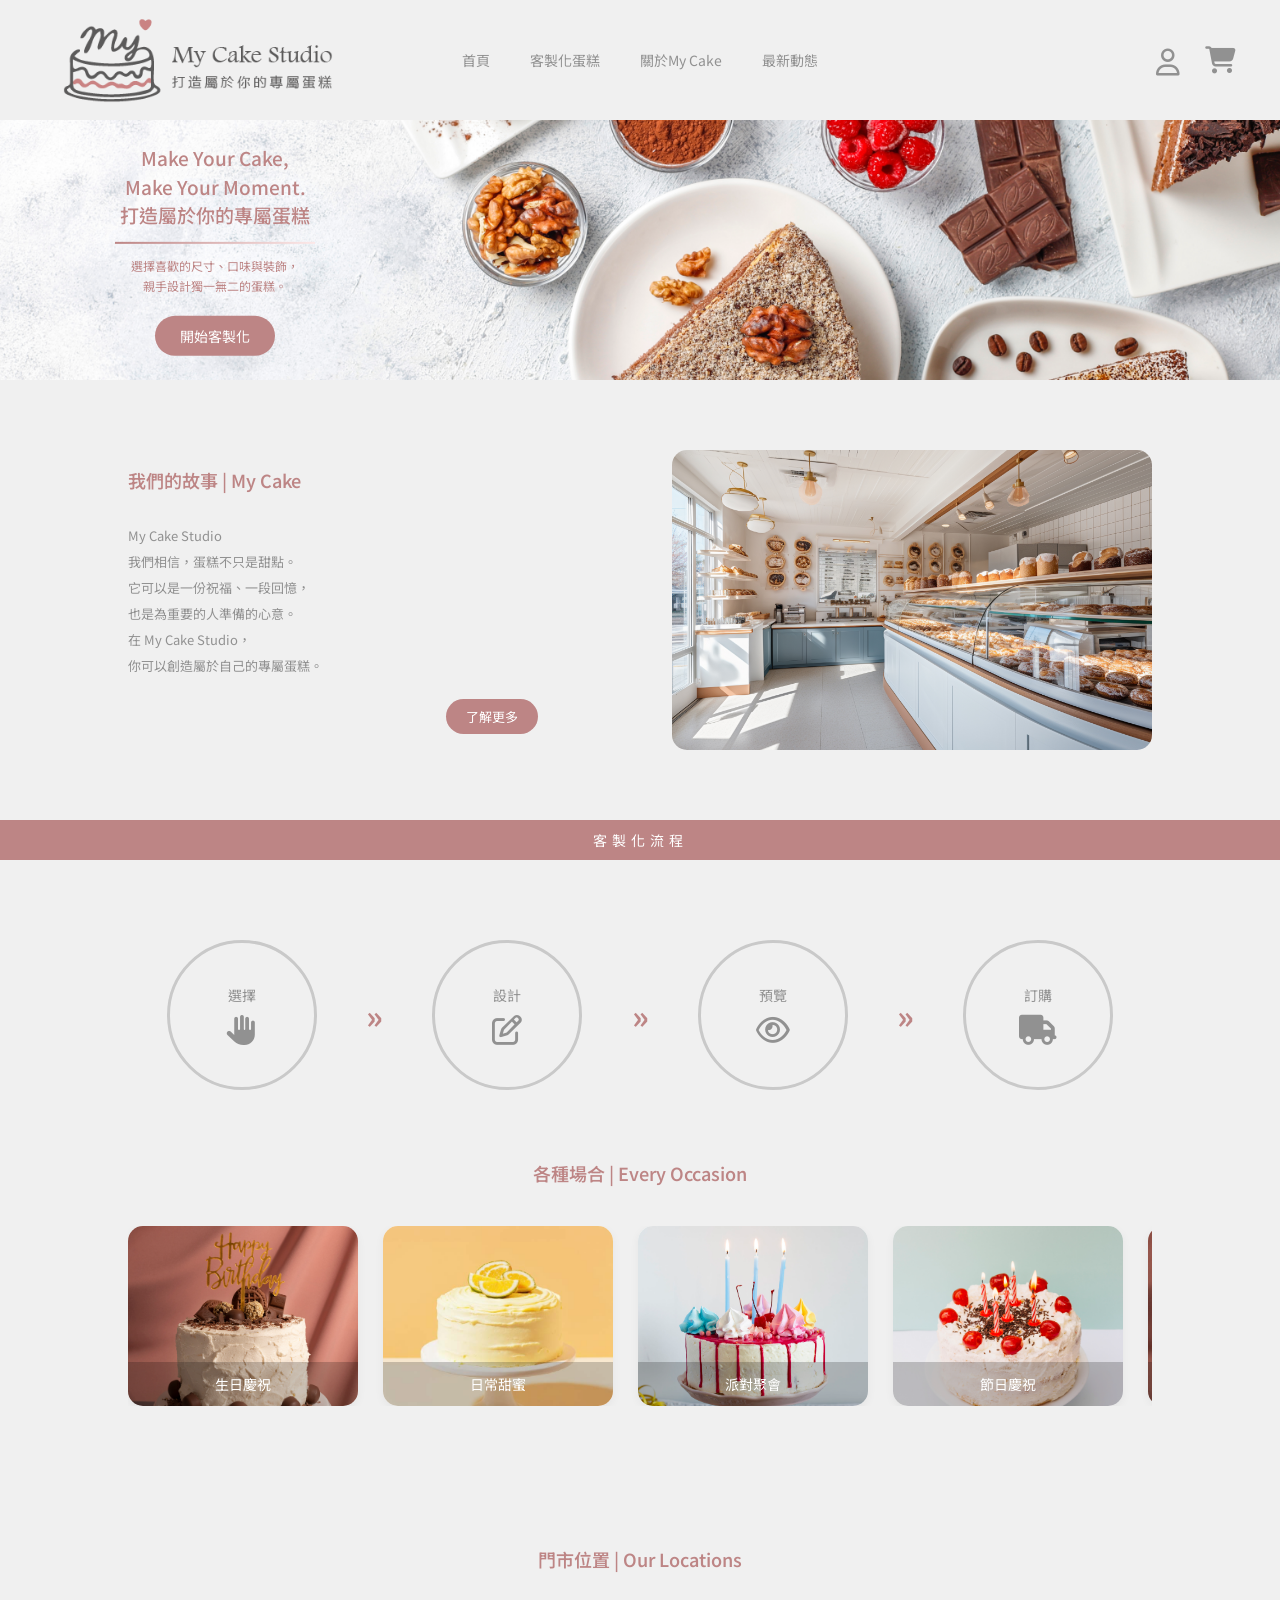
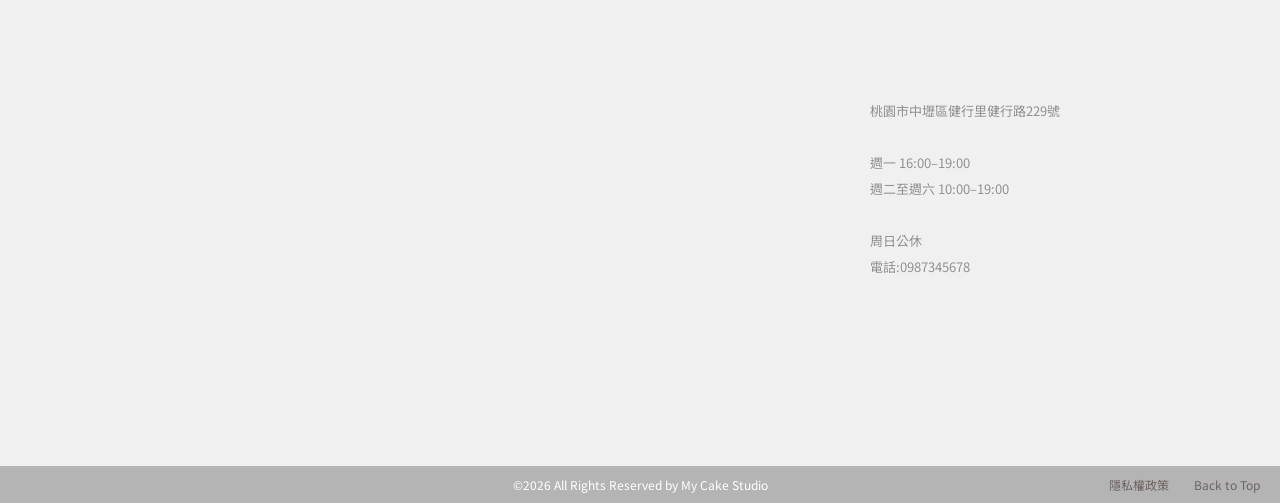
<file: index.html>
<!DOCTYPE html>
<html lang="en">

<head>
    <meta charset="UTF-8">
    <meta name="viewport" content="width=device-width, initial-scale=1.0">
    <title>My Cake Studio</title>
    <!-- 字體 -->
    <link rel="preconnect" href="https://fonts.googleapis.com">
    <link rel="preconnect" href="https://fonts.gstatic.com" crossorigin>

    <link href="https://fonts.googleapis.com/css2?family=Noto+Sans+TC:wght@300;400;500&display=swap" rel="stylesheet">
    <!-- icon -->
    <link rel="stylesheet" href="https://cdnjs.cloudflare.com/ajax/libs/font-awesome/6.5.2/css/all.min.css">


    <link rel="stylesheet" href="./index.css">
</head>

<body>
    <!-- ========HEADER=========== -->
    <header class="header">
        <div class="header-inner">
            <a href="./index.html" class="logo">
                <img src="./indeximg/logo.png" alt="My Cake Studio">
            </a>
        </div>

        <nav class="nav" id="mainNav">
            <a href="./index.html">首頁</a>
            <a href="./customizeCake.html">客製化蛋糕</a>
            <a href="./about.html">關於My Cake</a>
            <a href="./news.html">最新動態</a>
        </nav>

        <div class="header-icon">
            <!-- 手機版漢堡按鈕 -->
            <button class="mobile-menu-toggle" id="mobileMenuBtn">
                <i class="fa-solid fa-bars"></i>
            </button>
            <!-- 會員選單 Wrapper -->
            <div class="member-menu-wrapper" style="position: relative;">
                <!-- 點擊觸發彈出選單的按鈕 -->
                <a href="javascript:void(0)" id="openMemberBtn">
                    <i class="fa-regular fa-user"></i>
                </a>

                <!-- 點擊圖示後彈出的下拉選單 -->
                <div class="member-dropdown" id="memberDropdown">
                    <!-- 未登入狀態：顯示登入與註冊按鈕 -->
                    <div id="loggedOutView" class="member-view">
                        <div class="member-btn-group">
                            <a href="./login.html" class="member-btn login-btn">會員登入</a>
                            <a href="./register.html" class="member-btn register-btn">新會員註冊</a>
                        </div>
                    </div>

                    <!-- 已登入狀態：顯示個人帳戶選單（已移除登出） -->
                    <div id="loggedInView" class="member-view" style="display: none;">
                        <div class="user-greeting">嗨，<span id="userNameDisplay">會員</span></div>
                        <hr class="menu-divider">
                        <ul class="member-links">
                            <li><a href="./member.html">我的帳戶</a></li>
                            <li><a href="#">訂單查詢</a></li>
                        </ul>
                    </div>
                </div>
            </div>

            <!-- 購物車圖示 -->
            <a href="javascript:void(0)" class="cart-icon-wrapper" id="openCartBtn">
                <i class="fa-solid fa-cart-shopping"></i>
                <span class="cart-badge" id="cartBadge"></span>
            </a>
        </div>
    </header>
    <!-- ========HERO=========== -->
    <section class="hero">
        <div class="hero-content">
            <h2>
                Make Your Cake,<br>
                Make Your Moment.<br>
                打造屬於你的專屬蛋糕
            </h2>

            <div class="hero-line"></div>
            <p>
                選擇喜歡的尺寸、口味與裝飾，<br>
                親手設計獨一無二的蛋糕。
            </p>
            <a href="./customizeCake.html">
                <button class="btn">
                    開始客製化
                </button>
            </a>
        </div>
    </section>
    <!-- ========ABOUT=========== -->
    <section class="about section">
        <div class="about-text">
            <h2>
                我們的故事
                <span>| My Cake</span>
            </h2>
            <p>
                My Cake Studio<br>
                我們相信，蛋糕不只是甜點。<br>
                它可以是一份祝福、一段回憶，<br>
                也是為重要的人準備的心意。<br>
                在 My Cake Studio，<br>
                你可以創造屬於自己的專屬蛋糕。
            </p>
            <a href="./about.html">
                <button class="small-btn">
                    了解更多
                </button>
            </a>
        </div>

        <div class="about-image">
            <img src="./indeximg/shop.jpg" alt="">
        </div>
    </section>
    <!-- ========PROCESS=========== -->
    <section class="process">
        <div class="section-title">
            <h2>客製化流程</h2>
        </div>

        <div class="process-list">
            <div class="process-item">
                <div class="circle">
                    <span>選擇</span>
                    <i class="fa-solid fa-hand"></i>
                </div>
            </div>

            <div class="arrow">»</div>

            <div class="process-item">
                <div class="circle">
                    <span>設計</span>
                    <i class="fa-regular fa-pen-to-square"></i>
                </div>
            </div>

            <div class="arrow">»</div>

            <div class="process-item">
                <div class="circle">
                    <span>預覽</span>
                    <i class="fa-regular fa-eye"></i>
                </div>
            </div>

            <div class="arrow">»</div>

            <div class="process-item">
                <div class="circle">
                    <span>訂購</span>
                    <i class="fa-solid fa-truck"></i>
                </div>
            </div>
        </div>
    </section>
    <!-- ========OCCASION=========== -->
    <section class="occasion section">
        <div class="section-heading">
            <h2>各種場合
                <span>| Every Occasion</span>
            </h2>
        </div>

        <div class="cake-slider">
            <div class="cake-track">
                <!-- 第一組 -->
                <div class="cake-group">

                    <div class="cake-card">
                        <img src="./indeximg/scrolling-1.jpg" alt="生日慶祝">
                        <div class="cake-title">生日慶祝</div>
                    </div>

                    <div class="cake-card">
                        <img src="./indeximg/scrolling-2.jpg" alt="日常甜蜜">
                        <div class="cake-title">日常甜蜜</div>
                    </div>

                    <div class="cake-card">
                        <img src="./indeximg/scrolling-3.jpg" alt="派對聚會">
                        <div class="cake-title">派對聚會</div>
                    </div>

                    <div class="cake-card">
                        <img src="./indeximg/scrolling-4.jpg" alt="節日慶祝">
                        <div class="cake-title">節日慶祝</div>
                    </div>
                </div>
                <!-- 第二組 -->
                <div class="cake-group">

                    <div class="cake-card">
                        <img src="./indeximg/scrolling-1.jpg" alt="生日慶祝">
                        <div class="cake-title">生日慶祝</div>
                    </div>

                    <div class="cake-card">
                        <img src="./indeximg/scrolling-2.jpg" alt="日常甜蜜">
                        <div class="cake-title">日常甜蜜</div>
                    </div>

                    <div class="cake-card">
                        <img src="./indeximg/scrolling-3.jpg" alt="派對聚會">
                        <div class="cake-title">派對聚會</div>
                    </div>

                    <div class="cake-card">
                        <img src="./indeximg/scrolling-4.jpg" alt="節日慶祝">
                        <div class="cake-title">節日慶祝</div>
                    </div>
                </div>
            </div>
        </div>
    </section>
    <!-- ========LOCATION=========== -->
    <section class="location section">
        <div class="section-heading">
            <h2>門市位置
                <span>| Our Locations</span>
            </h2>
        </div>

        <div class="location-content">

            <!-- 左邊：地圖 -->
            <div class="map">
                <iframe
                    src="https://www.google.com/maps/embed?pb=!1m18!1m12!1m3!1d3617.555927743961!2d121.22912009999999!3d24.9471936!2m3!1f0!2f0!3f0!3m2!1i1024!2i768!4f13.1!3m3!1m2!1s0x3468224f87c71751%3A0x6c3205000735ed1d!2z5YGl6KGM56eR5oqA5aSn5a24!5e0!3m2!1szh-TW!2stw!4v1789046179916!5m2!1szh-TW!2stw"
                    width="600" height="450" style="border:0;" allowfullscreen="" loading="lazy"
                    referrerpolicy="strict-origin-when-cross-origin">
                </iframe>
            </div>

            <!-- 右邊：文字 -->
            <div class="address">
                <p>
                    桃園市中壢區健行里健行路229號
                </p>
                <br>
                <p>
                    週一 16:00–19:00<br>
                    週二至週六 10:00–19:00
                </p>
                <br>
                <p>
                    周日公休<br>
                    電話:0987345678
                </p>
            </div>

        </div>
    </section>
    <!-- ======== 購物車側邊抽屜 (Drawer) =========== -->
    <div class="cart-drawer-overlay" id="cartOverlay"></div>
    <div class="cart-drawer" id="cartDrawer">
        <div class="cart-drawer-header">
            <h3>購物車清單</h3>
            <button class="close-cart" id="closeCartBtn">&times;</button>
        </div>
        <div class="cart-items-list" id="cartItemsList">
            <!-- 購物車項目會由 JavaScript 動態寫入 -->
        </div>
        <div class="cart-drawer-footer">
            <div class="cart-total-row">
                <span>總計金額</span>
                <span id="drawerTotalAmount">NT$ 0</span>
            </div>
            <button class="checkout-btn" onclick="handleCheckout()">前往結帳</button>
        </div>
    </div>
    <!-- ========FOOTER=========== -->
    <footer>
        <p>&copy;2026 All Rights Reserved by My Cake Studio
        </p>
        <div>
            <a href="#">隱私權政策</a>
            <a href="#">Back to Top</a>
        </div>
    </footer>

    <script>
        document.addEventListener("DOMContentLoaded", function () {
            // ==================== 手機版漢堡選單邏輯 ================
            const mobileMenuBtn = document.getElementById("mobileMenuBtn");
            const mainNav = document.getElementById("mainNav");
            if (mobileMenuBtn && mainNav) {
                mobileMenuBtn.addEventListener("click", function () {
                    // 點擊時切換 active 狀態 
                    mainNav.classList.toggle("active");
                    // 檢查目前選單狀態 
                    console.log("目前選單是否開啟：",
                        mainNav.classList.contains("active"));
                });
            }
            // ==================== 1. 購物車邏輯 ====================
            // 1. 從 localStorage 讀取購物車資料
            let cart = JSON.parse(localStorage.getItem("cake_cart")) || [];

            // 2. 取得 DOM 元素
            const cartBadge = document.getElementById("cartBadge");
            const cartItemsList = document.getElementById("cartItemsList");
            const drawerTotalAmount = document.getElementById("drawerTotalAmount");
            const cartDrawer = document.getElementById("cartDrawer");
            const cartOverlay = document.getElementById("cartOverlay");
            const openCartBtn = document.getElementById("openCartBtn");
            const closeCartBtn = document.getElementById("closeCartBtn");

            // 3. 控制側邊抽屜開啟/關閉
            function toggleCart(open) {
                if (cartDrawer && cartOverlay) {
                    if (open) {
                        cartDrawer.classList.add("active");
                        cartOverlay.classList.add("active");
                    } else {
                        cartDrawer.classList.remove("active");
                        cartOverlay.classList.remove("active");
                    }
                }
            }

            // 4. 更新購物車 UI (渲染清單與計算總金額)
            function updateCartUI() {
                // 同步存入 localStorage
                localStorage.setItem("cake_cart", JSON.stringify(cart));

                // 更新 Badge 數量與顯示狀態
                if (cartBadge) {
                    const totalCount = cart.length;
                    cartBadge.textContent = totalCount;
                    cartBadge.style.display = totalCount > 0 ? "flex" : "none";
                }

                // 清空列表
                if (!cartItemsList) return;
                cartItemsList.innerHTML = "";

                if (cart.length === 0) {
                    cartItemsList.innerHTML = `<div class="empty-msg">購物車目前是空的</div>`;
                    if (drawerTotalAmount) drawerTotalAmount.textContent = "NT\$ 0";
                    return;
                }

                let grandTotal = 0;
                let listHtml = "";

                cart.forEach((item, index) => {
                    grandTotal += Number(item.price) || 0;

                    listHtml += `
                    <div class="cart-item">
                        <div class="cart-item-info">
                            <div class="cart-item-title">客製化蛋糕 (${item.size ? item.size + '吋' : '未指定'})</div>
                            <div class="cart-item-detail">
                                口味: ${item.flavor || '預設'} / 風格: ${item.style || '無'} / 顏色: ${item.color || '預設'}<br>
                                ${item.text ? `標語: "${item.text}"` : '無標語'}
                            </div>
                        </div>
                        <div style="text-align: right;">
                            <div class="cart-item-price">NT$ ${item.price}</div>
                            <span class="remove-item" onclick="removeCartItem(${index})" style="cursor:pointer;">
                                <i class="fa-solid fa-trash-can"></i>
                            </span>
                        </div>
                    </div>
                `;
                });

                cartItemsList.innerHTML = listHtml;

                if (drawerTotalAmount) {
                    drawerTotalAmount.textContent = `NT$ ${grandTotal}`;
                }
            }

            // 5. 提供刪除項目的全域函式
            window.removeCartItem = function (index) {
                cart.splice(index, 1);
                updateCartUI();
            };

            // 6. 跨頁面同步購物車 (當其他分頁變更購物車時自動刷新)
            window.addEventListener("storage", function (e) {
                if (e.key === "cake_cart") {
                    cart = JSON.parse(e.newValue) || [];
                    updateCartUI();
                }
            });

            // 7. 購物車事件監聽
            if (openCartBtn) {
                openCartBtn.addEventListener("click", function (e) {
                    e.preventDefault();
                    toggleCart(true);
                });
            }

            if (closeCartBtn) closeCartBtn.addEventListener("click", () => toggleCart(false));
            if (cartOverlay) cartOverlay.addEventListener("click", () => toggleCart(false));

            // 初始渲染購物車
            updateCartUI();
            // ====2. 會員下拉選單邏輯 (放這裡最適合) ===========
            const openMemberBtn = document.getElementById("openMemberBtn");
            const memberDropdown = document.getElementById("memberDropdown");
            const loggedOutView = document.getElementById("loggedOutView");
            const loggedInView = document.getElementById("loggedInView");
            const userNameDisplay = document.getElementById("userNameDisplay");

            // 檢查登入狀態並更新顯示切換
            function checkUserLoginStatus() {
                const userInfo = JSON.parse(localStorage.getItem("user_info"));
                // userInfo && userInfo.isLoggedIn
                if (userInfo && userInfo.isLoggedIn) {
                    loggedOutView.style.display = "none";
                    loggedInView.style.display = "block";
                    if (userNameDisplay) userNameDisplay.textContent = userInfo.name || "會員";
                } else {
                    loggedOutView.style.display = "block";
                    loggedInView.style.display = "none";
                }
            }
            // 點擊會員 icon 開關彈出選單
            if (openMemberBtn) {
                openMemberBtn.addEventListener("click", function (e) {
                    e.stopPropagation();
                    checkUserLoginStatus();
                    if (memberDropdown) memberDropdown.classList.toggle("active");
                });
            }
            // 點擊頁面其他空白處時自動關閉選單
            document.addEventListener("click", function (e) {
                if (memberDropdown && !memberDropdown.contains(e.target) && openMemberBtn && !openMemberBtn.contains(e.target)) {
                    memberDropdown.classList.remove("active");
                }
            });
        });// DOMContentLoaded 結束點
        // ==== 3. 購物車前往結帳邏輯 ===========
        // 注意：因為 HTML 的 onclick="handleCheckout()" 是全域事件，
        // handleCheckout 必須放在 DOMContentLoaded 外面才能讓按鈕抓到！
        function handleCheckout() {
            const userInfo = JSON.parse(localStorage.getItem("user_info"));
            // 統一使用您原有的 user_info.isLoggedIn 來判斷
            if (userInfo && userInfo.isLoggedIn) {
                // 已登入：直接前往結帳頁
                window.location.href = './checkout.html';
            } else {
                // 未登入：前往登入頁，並帶上 redirect 參數
                window.location.href = './login.html?redirect=checkout';
            }
        }
    </script>
</body>

</html>
</file>
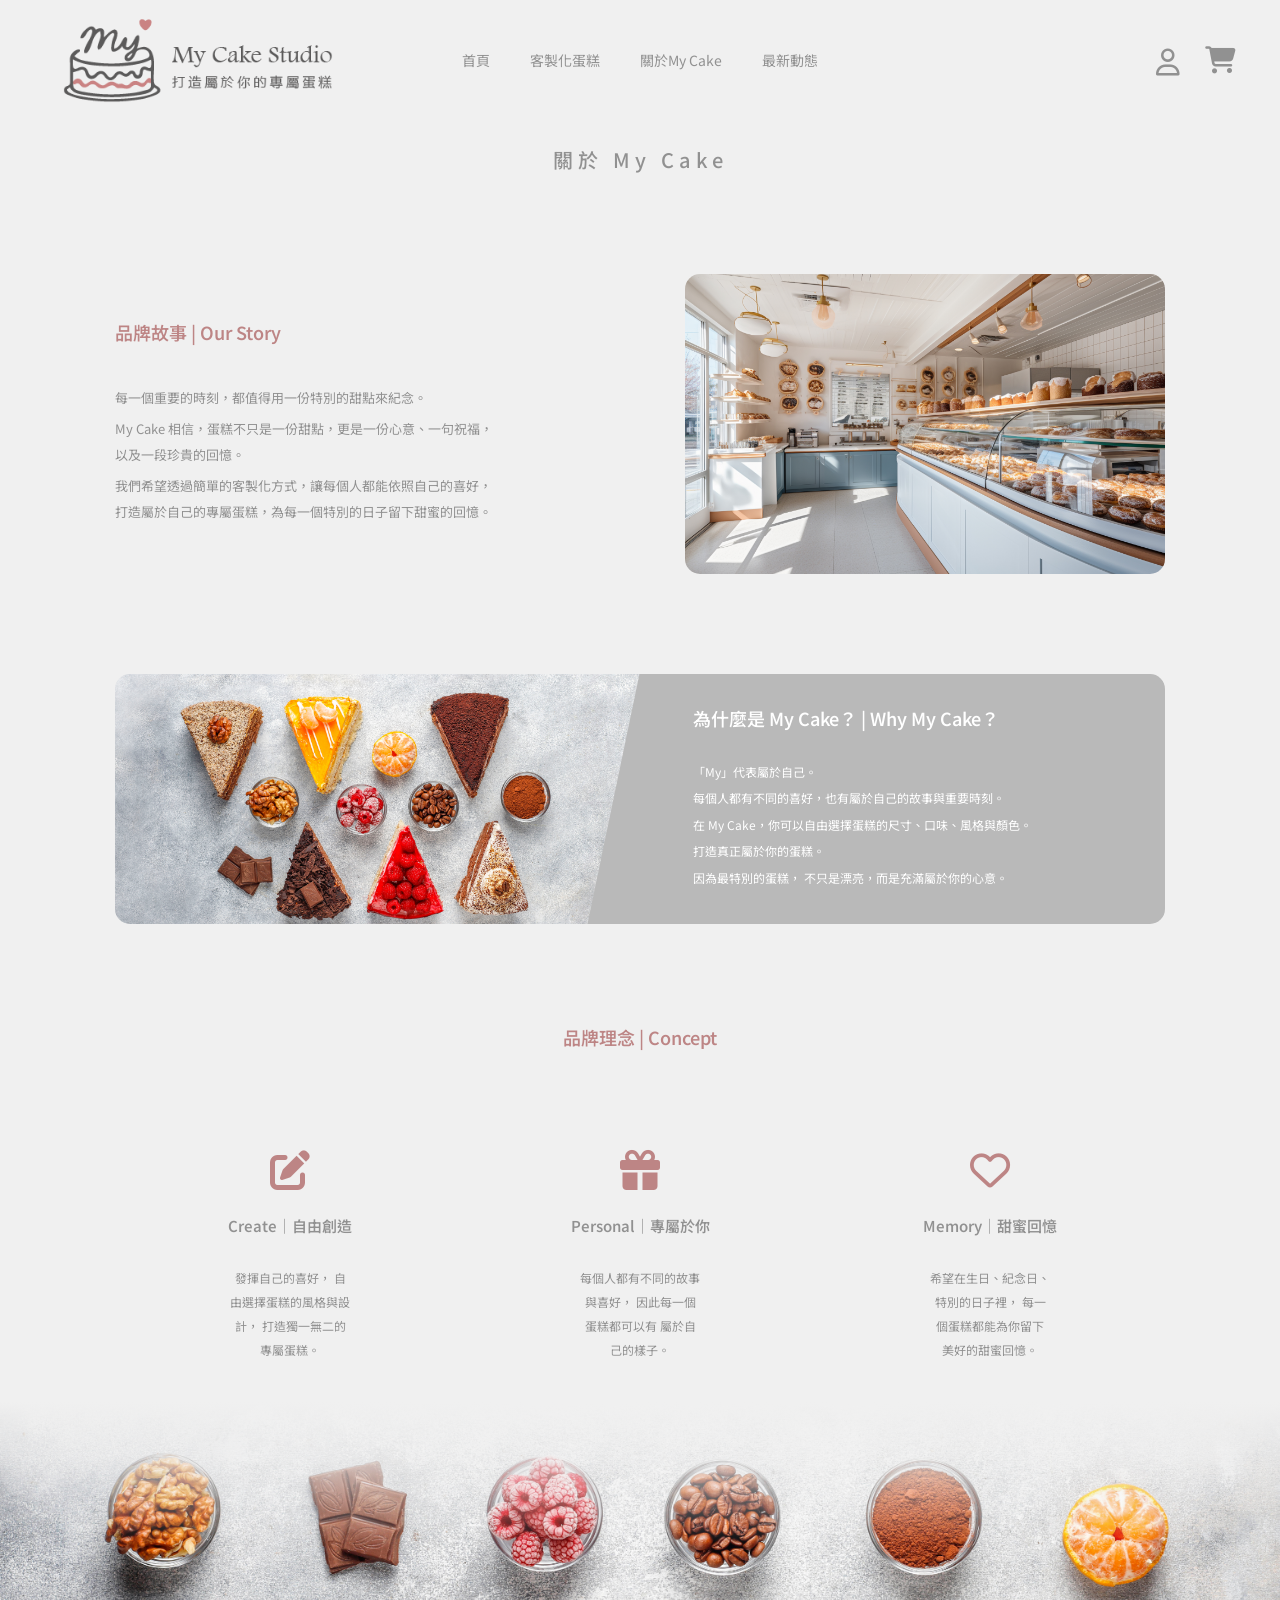
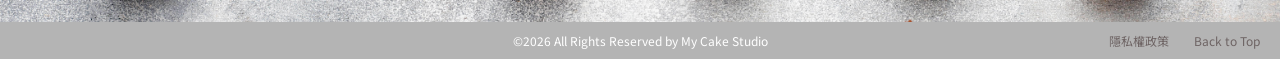
<file: about.html>
<!DOCTYPE html>
<html lang="en">

<head>
    <meta charset="UTF-8">
    <meta name="viewport" content="width=device-width, initial-scale=1.0">
    <title>My Cake Studio</title>
    <!-- 字體 -->
    <link rel="preconnect" href="https://fonts.googleapis.com">
    <link rel="preconnect" href="https://fonts.gstatic.com" crossorigin>

    <link href="https://fonts.googleapis.com/css2?family=Noto+Sans+TC:wght@300;400;500&display=swap" rel="stylesheet">
    <!-- icon -->
    <link rel="stylesheet" href="https://cdnjs.cloudflare.com/ajax/libs/font-awesome/6.5.2/css/all.min.css">

    <link rel="stylesheet" href="./about.css">

</head>

<body>
    <!-- ========HEADER=========== -->
    <header class="header">
        <div class="header-inner">
            <a href="./index.html" class="logo">
                <img src="./indeximg/logo.png" alt="My Cake Studio">
            </a>
        </div>

        <nav class="nav" id="mainNav">
            <a href="./index.html">首頁</a>
            <a href="./customizeCake.html">客製化蛋糕</a>
            <a href="./about.html">關於My Cake</a>
            <a href="./news.html">最新動態</a>
        </nav>

        <div class="header-icon">
            <button class="mobile-menu-toggle" id="mobileMenuBtn">
                <i class="fa-solid fa-bars"></i>
            </button>
            <!-- 會員選單 Wrapper -->
            <div class="member-menu-wrapper" style="position: relative;">
                <!-- 點擊觸發彈出選單的按鈕 -->
                <a href="javascript:void(0)" id="openMemberBtn">
                    <i class="fa-regular fa-user"></i>
                </a>

                <!-- 點擊圖示後彈出的下拉選單 -->
                <div class="member-dropdown" id="memberDropdown">
                    <!-- 未登入狀態：顯示登入與註冊按鈕 -->
                    <div id="loggedOutView" class="member-view">
                        <div class="member-btn-group">
                            <a href="./login.html" class="member-btn login-btn">會員登入</a>
                            <a href="./register.html" class="member-btn register-btn">新會員註冊</a>
                        </div>
                    </div>

                    <!-- 已登入狀態：顯示個人帳戶選單（已移除登出） -->
                    <div id="loggedInView" class="member-view" style="display: none;">
                        <div class="user-greeting">嗨，<span id="userNameDisplay">會員</span></div>
                        <hr class="menu-divider">
                        <ul class="member-links">
                            <li><a href="./member.html">我的帳戶</a></li>
                            <li><a href="#">訂單查詢</a></li>
                        </ul>
                    </div>
                </div>
            </div>

            <!-- 購物車圖示 -->
            <a href="javascript:void(0)" class="cart-icon-wrapper" id="openCartBtn">
                <i class="fa-solid fa-cart-shopping"></i>
                <span class="cart-badge" id="cartBadge"></span>
            </a>
        </div>
    </header>
    <!-- ========HERO=========== -->
    <main>
        <h1>關於 My Cake</h1>

        <section class="hero">
            <div class="hero-content">
                <h2>
                    品牌故事
                    <span>| Our Story</span>
                </h2>

                <p>
                    每一個重要的時刻，都值得用一份特別的甜點來紀念。
                </p>

                <p>
                    My Cake 相信，蛋糕不只是一份甜點，更是一份心意、一句祝福，<br>
                    以及一段珍貴的回憶。

                </p>

                <p>
                    我們希望透過簡單的客製化方式，讓每個人都能依照自己的喜好，<br>
                    打造屬於自己的專屬蛋糕，為每一個特別的日子留下甜蜜的回憶。
                </p>
            </div>

            <div>
                <img src="./indeximg/shop.jpg" alt="My Cake Studio 店面">
            </div>
        </section>
        <!-- ========ABOUT=========== -->
        <section class="about section">
            <div class="about-text">
                <div>
                    <img src="./indeximg/about-1.jpg" alt="各式甜點與蛋糕">
                </div>
                <div>
                    <h2>
                        為什麼是 My Cake？
                        <span>| Why My Cake？</span>
                    </h2>
                    <p>
                        「My」代表屬於自己。
                    </p>

                    <p>
                        每個人都有不同的喜好，也有屬於自己的故事與重要時刻。
                    </p>

                    <p>
                        在 My Cake，你可以自由選擇蛋糕的尺寸、口味、風格與顏色。
                    </p>

                    <p>
                        打造真正屬於你的蛋糕。
                    </p>

                    <p>
                        因為最特別的蛋糕，
                        不只是漂亮，而是充滿屬於你的心意。
                    </p>

                </div>
            </div>
        </section>
        <!-- ========品牌理念=========== -->
        <section class="process">
            <h2>
                品牌理念
                <span>| Concept</span>
            </h2>

            <div class="process-list">
                <div class="process-item">
                    <div class="circle">
                        <i class="fa-solid fa-pen-to-square"></i>
                        <h3>Create｜自由創造</h3>
                        <p>
                            發揮自己的喜好，
                            自由選擇蛋糕的風格與設計，
                            打造獨一無二的專屬蛋糕。
                        </p>
                    </div>
                </div>

                <div class="process-item">
                    <div class="circle">
                        <i class="fa-solid fa-gift"></i>
                        <h3>Personal｜專屬於你</h3>
                        <p>
                            每個人都有不同的故事與喜好，
                            因此每一個蛋糕都可以有
                            屬於自己的樣子。
                        </p>
                    </div>
                </div>

                <div class="process-item">
                    <div class="circle">
                        <i class="fa-regular fa-heart"></i>
                        <h3>Memory｜甜蜜回憶</h3>
                        <p>
                            希望在生日、紀念日、
                            特別的日子裡，
                            每一個蛋糕都能為你留下
                            美好的甜蜜回憶。
                        </p>
                    </div>
                </div>
            </div>
        </section>
        <!-- 食材圖片 -->
        <section class="ingredient-photo">
            <img src="./indeximg/aboutbuttom-1.jpg" alt="">
        </section>
    </main>

    <!-- ======== 購物車側邊抽屜 (Drawer) =========== -->
    <div class="cart-drawer-overlay" id="cartOverlay"></div>
    <div class="cart-drawer" id="cartDrawer">
        <div class="cart-drawer-header">
            <h3>購物車清單</h3>
            <button class="close-cart" id="closeCartBtn">&times;</button>
        </div>
        <div class="cart-items-list" id="cartItemsList">
            <!-- 購物車項目會由 JavaScript 動態寫入 -->
        </div>
        <div class="cart-drawer-footer">
            <div class="cart-total-row">
                <span>總計金額</span>
                <span id="drawerTotalAmount">NT$ 0</span>
            </div>
             <button class="checkout-btn" onclick="handleCheckout()">前往結帳</button>
        </div>
    </div>
    <!-- ========FOOTER=========== -->
    <footer>
        <p>&copy;2026 All Rights Reserved by My Cake Studio
        </p>
        <div>
            <a href="#">隱私權政策</a>
            <a href="#">Back to Top</a>
        </div>
    </footer>


    <script>
        document.addEventListener("DOMContentLoaded", function () {
             // ==================== 手機版漢堡選單邏輯 ================
            const mobileMenuBtn = document.getElementById("mobileMenuBtn");
            const mainNav = document.getElementById("mainNav");
            if (mobileMenuBtn && mainNav) {
                mobileMenuBtn.addEventListener("click", function () {
                    // 點擊時切換 active 狀態 
                    mainNav.classList.toggle("active");
                    // 檢查目前選單狀態 
                    console.log("目前選單是否開啟：",
                        mainNav.classList.contains("active"));
                });
            }
            // 1. 從 localStorage 讀取購物車資料
            let cart = JSON.parse(localStorage.getItem("cake_cart")) || [];

            // 2. 取得 DOM 元素
            const cartBadge = document.getElementById("cartBadge");
            const cartItemsList = document.getElementById("cartItemsList");
            const drawerTotalAmount = document.getElementById("drawerTotalAmount");
            const cartDrawer = document.getElementById("cartDrawer");
            const cartOverlay = document.getElementById("cartOverlay");
            const openCartBtn = document.getElementById("openCartBtn");
            const closeCartBtn = document.getElementById("closeCartBtn");

            // 3. 控制側邊抽屜開啟/關閉
            function toggleCart(open) {
                if (cartDrawer && cartOverlay) {
                    if (open) {
                        cartDrawer.classList.add("active");
                        cartOverlay.classList.add("active");
                    } else {
                        cartDrawer.classList.remove("active");
                        cartOverlay.classList.remove("active");
                    }
                }
            }

            // 4. 更新購物車 UI (渲染清單與計算總金額)
            function updateCartUI() {
                // 同步存入 localStorage
                localStorage.setItem("cake_cart", JSON.stringify(cart));

                // 更新 Badge 數量與顯示狀態
                if (cartBadge) {
                    const totalCount = cart.length;
                    cartBadge.textContent = totalCount;
                    cartBadge.style.display = totalCount > 0 ? "flex" : "none";
                }

                // 清空列表
                if (!cartItemsList) return;
                cartItemsList.innerHTML = "";

                if (cart.length === 0) {
                    cartItemsList.innerHTML = `<div class="empty-msg">購物車目前是空的</div>`;
                    if (drawerTotalAmount) drawerTotalAmount.textContent = "NT\$ 0";
                    return;
                }

                let grandTotal = 0;
                let listHtml = "";

                cart.forEach((item, index) => {
                    grandTotal += Number(item.price) || 0;

                    listHtml += `
                    <div class="cart-item">
                        <div class="cart-item-info">
                            <div class="cart-item-title">客製化蛋糕 (${item.size ? item.size + '吋' : '未指定'})</div>
                            <div class="cart-item-detail">
                                口味: ${item.flavor || '預設'} / 風格: ${item.style || '無'} / 顏色: ${item.color || '預設'}<br>
                                ${item.text ? `標語: "${item.text}"` : '無標語'}
                            </div>
                        </div>
                        <div style="text-align: right;">
                            <div class="cart-item-price">NT$ ${item.price}</div>
                            <span class="remove-item" onclick="removeCartItem(${index})" style="cursor:pointer;">
                                <i class="fa-solid fa-trash-can"></i>
                            </span>
                        </div>
                    </div>
                `;
                });

                cartItemsList.innerHTML = listHtml;

                if (drawerTotalAmount) {
                    drawerTotalAmount.textContent = `NT$ ${grandTotal}`;
                }
            }

            // 5. 提供刪除項目的全域函式
            window.removeCartItem = function (index) {
                cart.splice(index, 1);
                updateCartUI();
            };

            // 6. 跨頁面同步購物車 (當其他分頁變更購物車時自動刷新)
            window.addEventListener("storage", function (e) {
                if (e.key === "cake_cart") {
                    cart = JSON.parse(e.newValue) || [];
                    updateCartUI();
                }
            });

            // 7. 事件監聽
            if (openCartBtn) {
                openCartBtn.addEventListener("click", function (e) {
                    e.preventDefault();
                    toggleCart(true);
                });
            }

            if (closeCartBtn) closeCartBtn.addEventListener("click", () => toggleCart(false));
            if (cartOverlay) cartOverlay.addEventListener("click", () => toggleCart(false));

            // 初始渲染購物車
            updateCartUI();
             // ====2. 會員下拉選單邏輯 (放這裡最適合) ===========
            const openMemberBtn = document.getElementById("openMemberBtn");
            const memberDropdown = document.getElementById("memberDropdown");
            const loggedOutView = document.getElementById("loggedOutView");
            const loggedInView = document.getElementById("loggedInView");
            const userNameDisplay = document.getElementById("userNameDisplay");

            // 檢查登入狀態並更新顯示切換
            function checkUserLoginStatus(){
                const userInfo = JSON.parse(localStorage.getItem("user_info"));
                    // userInfo && userInfo.isLoggedIn
                if(userInfo && userInfo.isLoggedIn){
                    loggedOutView.style.display = "none";
                    loggedInView.style.display = "block";
                    if(userNameDisplay) userNameDisplay.textContent = userInfo.name || "會員";     
                } else {
                    loggedOutView.style.display = "block";
                    loggedInView.style.display = "none";
                }
            }
            // 點擊會員 icon 開關彈出選單
            if(openMemberBtn){
                openMemberBtn.addEventListener("click", function(e){
                    e.stopPropagation();
                    checkUserLoginStatus();
                    if(memberDropdown) memberDropdown.classList.toggle("active");
                });
            }
            // 點擊頁面其他空白處時自動關閉選單
            document.addEventListener("click", function(e){
                if(memberDropdown && !memberDropdown.contains(e.target) && openMemberBtn && !openMemberBtn.contains(e.target)){
                    memberDropdown.classList.remove("active");
                }
            });
        });// DOMContentLoaded 結束點

    // ==== 9. 購物車按鈕：前往結帳邏輯 (需放在 DOMContentLoaded 外面) ===========
    function handleCheckout() {
        const userInfo = JSON.parse(localStorage.getItem("user_info"));

        // 判斷是否有登入紀錄
        if (userInfo && userInfo.isLoggedIn) {
            // 已登入：前往結帳頁
            window.location.href = './checkout.html';
        } else {
            // 未登入：前往登入頁，並附帶 redirect=checkout 參數
            window.location.href = './login.html?redirect=checkout';
        }
    }
    </script>
</body>

</html>
</file>
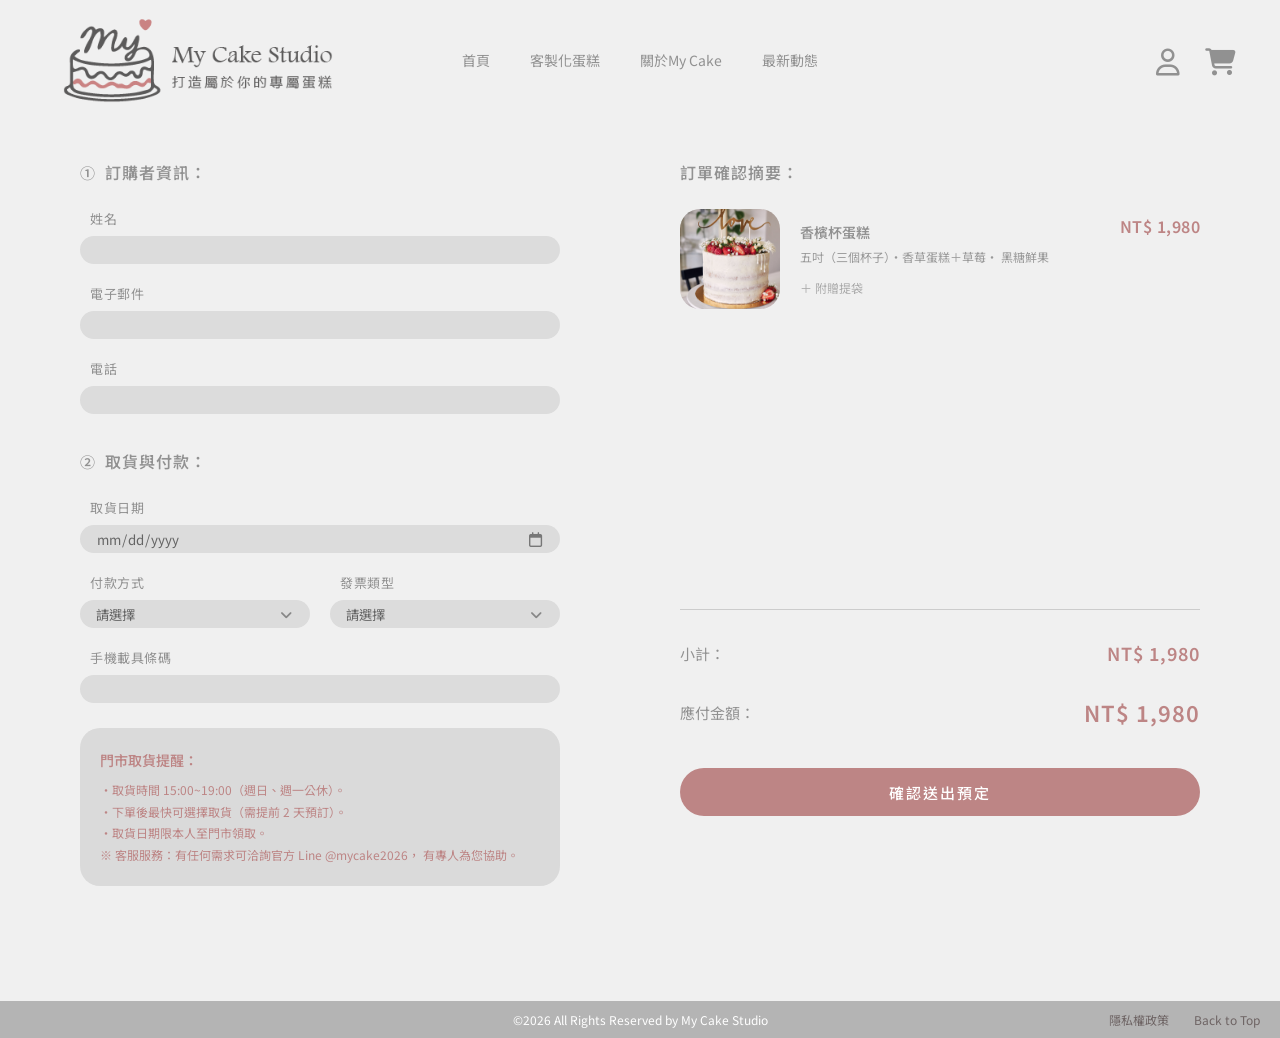
<file: cart.html>
<!DOCTYPE html>
<html lang="en">

<head>
    <meta charset="UTF-8">
    <meta name="viewport" content="width=device-width, initial-scale=1.0">
    <title>My Cake Studio</title>
    <!-- 字體 -->
    <link rel="preconnect" href="https://fonts.googleapis.com">
    <link rel="preconnect" href="https://fonts.gstatic.com" crossorigin>

    <link href="https://fonts.googleapis.com/css2?family=Noto+Sans+TC:wght@300;400;500&display=swap" rel="stylesheet">
    <!-- icon -->
    <link rel="stylesheet" href="https://cdnjs.cloudflare.com/ajax/libs/font-awesome/6.5.2/css/all.min.css">

    <link rel="stylesheet" href="./cart.css">

</head>

<body>
    <!-- ========HEADER=========== -->
    <header class="header">
        <div class="header-inner">
            <a href="./index.html" class="logo">
                <img src="./logo.png" alt="My Cake Studio">
            </a>
        </div>

        <nav class="nav">
            <a href="./index.html">首頁</a>
            <a href="./customizeCake.html">客製化蛋糕</a>
            <a href="./about.html">關於My Cake</a>
            <a href="./news.html">最新動態</a>
        </nav>

        <div class="header-icon">
            <a href="./member.html">
                <i class="fa-regular fa-user"></i>
            </a>
            <a href="./cart.html">
                <i class="fa-solid fa-cart-shopping"></i>
            </a>
        </div>
    </header>
    <!-- ========CHECKOUT=========== -->
    <main class="checkout">
        <!-- 左側訂購資訊 -->
        <section class="checkout-form">
            <!-- ① 訂購者資訊 -->
            <div class="form-section">
                <h2><span>①</span>
                    訂購者資訊：
                </h2>
                <div class="form-group">
                    <label for="name">姓名</label>
                    <input type="text" id="name" name="name">
                </div>
                <div class="form-group">
                    <label for="email">電子郵件</label>
                    <input type="email" id="email" name="email">
                </div>

                <div class="form-group">
                    <label for="phone">電話</label>
                    <input type="tel" id="phone" name="phone">
                </div>
            </div>
            <!-- ② 取貨與付款 -->
            <div class="form-section">
                <h2>
                    <span>②</span>
                    取貨與付款：
                </h2>
                <!-- 取貨日期 -->
                <div class="form-group date-group">
                    <label for="pickup-data">取貨日期</label>
                    <div class="input-icon">
                        <input type="date" id="pickup-data" name="pickup-data">
                    </div>
                </div>
                <!-- 付款方式/發票類型 -->
                <div class="form-row">
                    <div class="form-group">
                        <label for="payment">付款方式</label>
                        <div class="select-box">
                            <select name="payment" id="payment">
                                <option value="">請選擇</option>
                                <option value="cash">現金付款</option>
                                <option value="transfer">銀行轉帳</option>
                                <option value="card">信用卡</option>
                            </select>
                        </div>
                    </div>

                    <div class="form-group">
                        <label for="invoice">發票類型</label>
                        <div class="select-box">
                            <select name="invoice" id="invoice">
                                <option value="">請選擇</option>
                                <option value="paper">紙本發票</option>
                                <option value="mobile">手機載具</option>
                                <option value="company">公司發票</option>
                            </select>
                        </div>
                    </div>
                </div>
                <!-- 手機載具條碼 -->
                <div class="form-group">
                    <label for="barcode">手機載具條碼</label>
                    <input type="text" id="barcode" name="barcode">
                </div>
                <!-- 門市提醒 -->
                <div class="pickup-notice">
                    <h3>門市取貨提醒：</h3>
                    <p>・取貨時間 15:00~19:00（週日、週一公休）。<br>
                        ・下單後最快可選擇取貨（需提前 2 天預訂）。<br>
                        ・取貨日期限本人至門市領取。
                    </p>
                    <p>
                        ※ 客服服務：有任何需求可洽詢官方 Line
                        @mycake2026，
                        有專人為您協助。
                    </p>
                </div>
            </div>
        </section>
        <!-- ========右側訂單確認=========== -->
        <section class="order-summary">
            <h2>訂單確認摘要：</h2>
            <!-- 商品 -->
            <div class="order-product">
                <div class="product-image">
                    <img src="./selective-focus-shot-delicious-white-wedding-cake-with-red-berries-flowers-cake-topper.jpg"
                        alt="香檳杯蛋糕">
                </div>
                <div class="product-info">
                    <h3>香檳杯蛋糕</h3>
                    <p>
                        五吋（三個杯子）・香草蛋糕＋草莓・
                        黑糖鮮果
                    </p>
                    <span class="product-note">＋ 附贈提袋</span>
                </div>
                <div class="product-price">
                    NT$ 1,980
                </div>
            </div>
            <!-- 商品區隔線 -->
            <div class="summary-line"></div>
            <!-- 小計 -->
            <div class="summary-item">
                <span>小計：</span>
                <strong>NT$ 1,980</strong>
            </div>
            <!-- 應付金額 -->
            <div class="summary-item total">
                <span>應付金額：</span>
                <strong>NT$ 1,980</strong>
            </div>
            <!-- 送出 -->
            <button type="submit" class="submit-btn">
                確認送出預定
            </button>
        </section>
    </main>
    <!-- ========FOOTER=========== -->
    <footer>
        <p>&copy;2026 All Rights Reserved by My Cake Studio
        </p>
        <div>
            <a href="#">隱私權政策</a>
            <a href="#">Back to Top</a>
        </div>
    </footer>
</body>

</html>
</file>
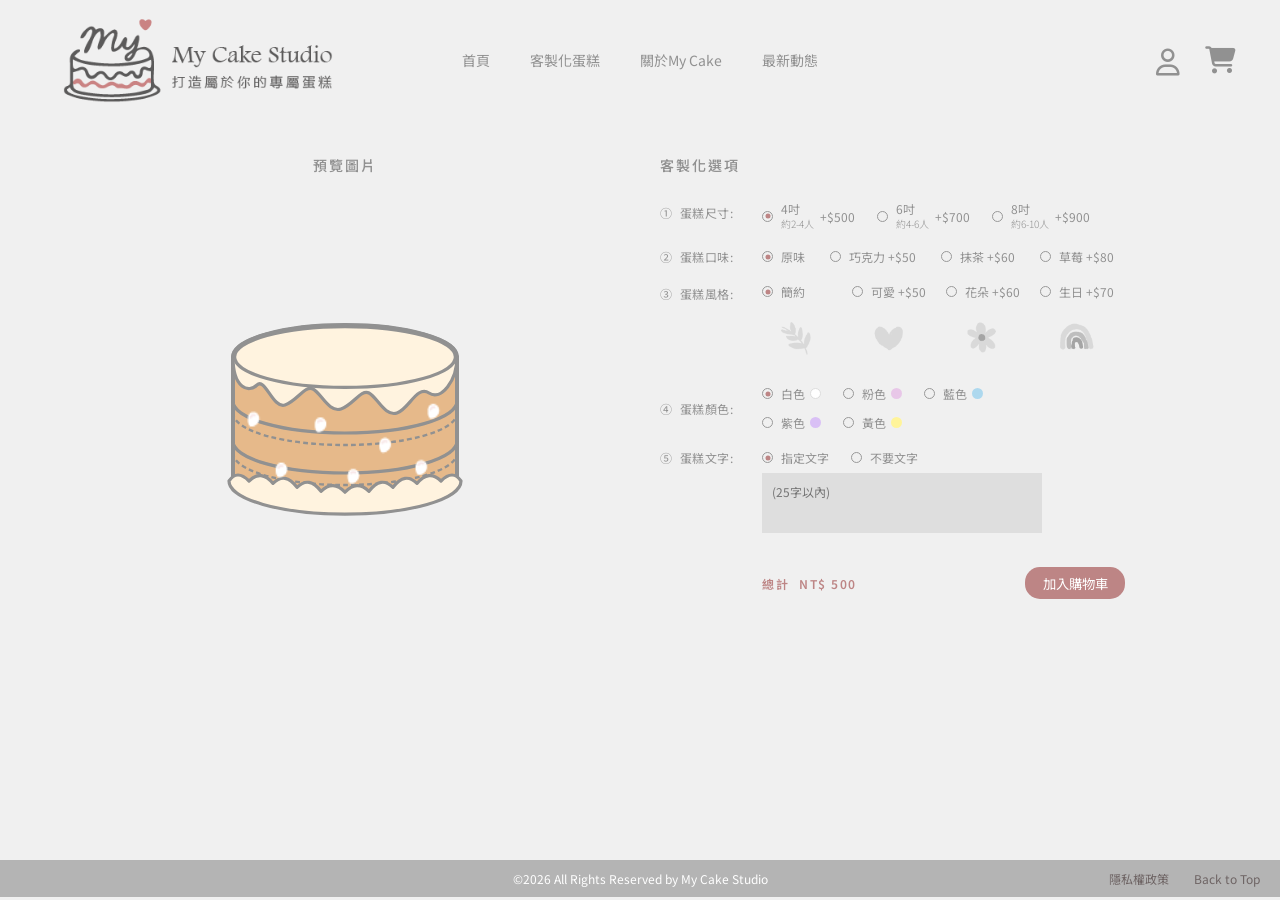
<file: customizeCake.html>
<!DOCTYPE html>
<html lang="zh-Hant">

<head>
    <meta charset="UTF-8">
    <meta name="viewport" content="width=device-width, initial-scale=1.0">
    <title>My Cake Studio</title>
    <!-- 字體 -->
    <link rel="preconnect" href="https://fonts.googleapis.com">
    <link rel="preconnect" href="https://fonts.gstatic.com" crossorigin>
    <link href="https://fonts.googleapis.com/css2?family=Noto+Sans+TC:wght@300;400;500;700&display=swap"
        rel="stylesheet">
    <!-- Icon -->
    <link rel="stylesheet" href="https://cdnjs.cloudflare.com/ajax/libs/font-awesome/6.5.2/css/all.min.css">
    <link rel="stylesheet" href="./customizeCake.css">
</head>

<body>
    <!-- ======== HEADER =========== -->
    <header class="header">
        <div class="header-inner">
            <a href="./index.html" class="logo">
                <img src="./indeximg/logo.png" alt="My Cake Studio">
            </a>
        </div>

        <nav class="nav" id="mainNav">
            <a href="./index.html">首頁</a>
            <a href="./customizeCake.html">客製化蛋糕</a>
            <a href="./about.html">關於My Cake</a>
            <a href="./news.html">最新動態</a>
        </nav>

        <div class="header-icon">
            <button class="mobile-menu-toggle" id="mobileMenuBtn">
                <i class="fa-solid fa-bars"></i>
            </button>
            <!-- 會員選單 Wrapper -->
            <div class="member-menu-wrapper" style="position: relative;">
                <!-- 點擊觸發彈出選單的按鈕 -->
                <a href="javascript:void(0)" id="openMemberBtn">
                    <i class="fa-regular fa-user"></i>
                </a>

                <!-- 點擊圖示後彈出的下拉選單 -->
                <div class="member-dropdown" id="memberDropdown">
                    <!-- 未登入狀態：顯示登入與註冊按鈕 -->
                    <div id="loggedOutView" class="member-view">
                        <div class="member-btn-group">
                            <a href="./login.html" class="member-btn login-btn">會員登入</a>
                            <a href="./register.html" class="member-btn register-btn">新會員註冊</a>
                        </div>
                    </div>

                    <!-- 已登入狀態：顯示個人帳戶選單（已移除登出） -->
                    <div id="loggedInView" class="member-view" style="display: none;">
                        <div class="user-greeting">嗨，<span id="userNameDisplay">會員</span></div>
                        <hr class="menu-divider">
                        <ul class="member-links">
                            <li><a href="./member.html">我的帳戶</a></li>
                            <li><a href="#">訂單查詢</a></li>
                        </ul>
                    </div>
                </div>
            </div>

            <!-- 購物車圖示 -->
            <a href="javascript:void(0)" class="cart-icon-wrapper" id="openCartBtn">
                <i class="fa-solid fa-cart-shopping"></i>
                <span class="cart-badge" id="cartBadge"></span>
            </a>
        </div>
    </header>

    <!-- ======== MAIN CONTENT =========== -->
    <main class="customize-cake">
        <!-- 左側蛋糕預覽 -->
        <section class="cake-preview">
            <h2>預覽圖片</h2>
            <div class="preview">
                <div class="cake">
                    <svg viewBox="0 0 400 400" style="width: 100%; height: auto;">
                        <!-- ① 蛋糕底層與整體結構 -->
                        <g id="cakeBaseGroup">
                            <path id="cakeBase" d="M 60,140 A 140,40 0 0,0 340,140 L 340,295 A 140,40 0 0,1 60,295 Z"
                                fill="#e6b98a" stroke="rgb(145, 145, 145)" stroke-width="5" stroke-linejoin="round" />
                            <path d="M 60,195 A 140,40 0 0,0 340,195" fill="none" stroke="rgb(145, 145, 145)"
                                stroke-width="4" />
                            <path d="M 60,210 A 140,40 0 0,0 340,210" fill="none" stroke="rgb(145, 145, 145)"
                                stroke-width="3" stroke-dasharray="6,4" />
                            <path d="M 60,245 A 140,40 0 0,0 340,245" fill="none" stroke="rgb(145, 145, 145)"
                                stroke-width="4" />
                            <path d="M 60,260 A 140,40 0 0,0 340,260" fill="none" stroke="rgb(145, 145, 145)"
                                stroke-width="3" stroke-dasharray="6,4" />
                            <ellipse cx="200" cy="140" rx="140" ry="40" fill="#e6b98a" stroke="rgb(145, 145, 145)"
                                stroke-width="5" />
                        </g>

                        <!-- ② 奶油圖層 -->
                        <g id="creamLayer" fill="#fff3df" stroke="rgb(145, 145, 145)" stroke-width="4"
                            stroke-linejoin="round">
                            <path id="creamTop"
                                d="M 60,140 C 60,180 80,185 90,175 C 100,165 110,205 125,200 C 140,195 150,175 160,180 C 170,185 180,210 195,205 C 210,200 220,180 230,185 C 240,190 250,215 265,210 C 280,205 290,175 305,185 C 320,195 340,170 340,140 A 140,40 0 0,0 60,140 Z" />
                            <ellipse cx="200" cy="140" rx="138" ry="38" fill="none" stroke="rgb(145, 145, 145)"
                                stroke-width="4" />
                            <path
                                d="M 55,295 Q 65,280 80,295 Q 95,280 110,298 Q 125,283 140,303 Q 155,288 170,308 Q 185,293 200,309 Q 215,293 230,308 Q 245,288 260,303 Q 275,283 290,298 Q 305,280 320,295 Q 335,280 345,295 A 140,40 0 0,1 55,295 Z" />
                        </g>

                        <!-- 風格圖案 (預覽) -->
                        <image id="stylePattern" x="60" y="140" width="280" height="200" preserveAspectRatio="none"
                            visibility="hidden" pointer-events="none" />

                        <!-- ③ 蛋糕文字 -->
                        <text id="cakeSVGText" x="200" y="140" text-anchor="middle" dominant-baseline="middle"
                            fill="#5a3d28" font-size="16" font-weight="bold" font-family="'Noto Sans TC', sans-serif">
                        </text>
                    </svg>
                </div>
            </div>
        </section>

        <!-- 右側客製化選項 -->
        <section class="customize-options">
            <h2>客製化選項</h2>

            <!-- ① 蛋糕尺寸 -->
            <div class="option-group">
                <div class="option-title">
                    <span>①</span>
                    <label>蛋糕尺寸:</label>
                </div>
                <div class="option-item">
                    <label class="radio-option">
                        <input type="radio" name="cake-size" value="4" data-price="500" checked>
                        <span class="radio-circle"></span>
                        <div class="size-box">
                            <div class="size-text">
                                <span class="size-title">4吋</span>
                                <small>約2-4人</small>
                            </div>
                            <span class="price">+$500</span>
                        </div>
                    </label>

                    <label class="radio-option">
                        <input type="radio" name="cake-size" value="6" data-price="700">
                        <span class="radio-circle"></span>
                        <div class="size-box">
                            <div class="size-text">
                                <span class="size-title">6吋</span>
                                <small>約4-6人</small>
                            </div>
                            <span class="price">+$700</span>
                        </div>
                    </label>

                    <label class="radio-option">
                        <input type="radio" name="cake-size" value="8" data-price="900">
                        <span class="radio-circle"></span>
                        <div class="size-box">
                            <div class="size-text">
                                <span class="size-title">8吋</span>
                                <small>約6-10人</small>
                            </div>
                            <span class="price">+$900</span>
                        </div>
                    </label>
                </div>
            </div>

            <!-- ② 蛋糕口味 -->
            <div class="option-group">
                <div class="option-title">
                    <span>②</span>
                    <label>蛋糕口味:</label>
                </div>
                <div class="option-item">
                    <label class="radio-option">
                        <input type="radio" name="cake-flavor" value="原味" data-color="#e6b98a" data-price="0" checked>
                        <span class="radio-circle"></span>
                        <span>原味</span>
                    </label>

                    <label class="radio-option">
                        <input type="radio" name="cake-flavor" value="巧克力" data-color="#6d4c41" data-price="50">
                        <span class="radio-circle"></span>
                        <span>巧克力 +$50</span>
                    </label>

                    <label class="radio-option">
                        <input type="radio" name="cake-flavor" value="抹茶" data-color="#BEDCAF" data-price="60">
                        <span class="radio-circle"></span>
                        <span>抹茶 +$60</span>
                    </label>

                    <label class="radio-option">
                        <input type="radio" name="cake-flavor" value="草莓" data-color="#F0D2E6" data-price="80">
                        <span class="radio-circle"></span>
                        <span>草莓 +$80</span>
                    </label>
                </div>
            </div>

            <!-- ③ 蛋糕風格 -->
            <div class="option-group">
                <div class="option-title">
                    <span>③</span>
                    <label>蛋糕風格:</label>
                </div>
                <div class="option-item style-options">
                    <label class="radio-option">
                        <input type="radio" name="cake-style" value="簡約" data-price="0" checked>
                        <div class="style-title-box">
                            <span class="radio-circle"></span>
                            <span>簡約</span>
                        </div>
                        <span class="style-icon"><img src="./styleimg/icon4.png" alt="簡約風格"></span>
                    </label>

                    <label class="radio-option">
                        <input type="radio" name="cake-style" value="可愛" data-price="50">
                        <div class="style-title-box">
                            <span class="radio-circle"></span>
                            <span>可愛 +$50</span>
                        </div>
                        <span class="style-icon"><img src="./styleimg/icon2.png" alt="可愛風格"></span>
                    </label>

                    <label class="radio-option">
                        <input type="radio" name="cake-style" value="花朵" data-price="60">
                        <div class="style-title-box">
                            <span class="radio-circle"></span>
                            <span>花朵 +$60</span>
                        </div>
                        <span class="style-icon"><img src="./styleimg/icon3.png" alt="花朵風格"></span>
                    </label>

                    <label class="radio-option">
                        <input type="radio" name="cake-style" value="生日" data-price="70">
                        <div class="style-title-box">
                            <span class="radio-circle"></span>
                            <span>生日 +$70</span>
                        </div>
                        <span class="style-icon"><img src="./styleimg/icon1.png" alt="生日風格"></span>
                    </label>
                </div>
            </div>

            <!-- ④ 蛋糕顏色 -->
            <div class="option-group">
                <div class="option-title">
                    <span>④</span>
                    <label>蛋糕顏色:</label>
                </div>
                <div class="option-item color-options">
                    <label class="radio-option">
                        <input type="radio" name="cake-color" value="白色" data-color="#fff3df" checked>
                        <span class="radio-circle"></span>
                        <span>白色</span>
                        <span class="color-dot white"></span>
                    </label>

                    <label class="radio-option">
                        <input type="radio" name="cake-color" value="粉色" data-color="#f2b8c2">
                        <span class="radio-circle"></span>
                        <span>粉色</span>
                        <span class="color-dot pink"></span>
                    </label>

                    <label class="radio-option">
                        <input type="radio" name="cake-color" value="藍色" data-color="#B9DCFA">
                        <span class="radio-circle"></span>
                        <span>藍色</span>
                        <span class="color-dot blue"></span>
                    </label>

                    <label class="radio-option">
                        <input type="radio" name="cake-color" value="紫色" data-color="#B4BEFF">
                        <span class="radio-circle"></span>
                        <span>紫色</span>
                        <span class="color-dot purple"></span>
                    </label>

                    <label class="radio-option">
                        <input type="radio" name="cake-color" value="黃色" data-color="#FFFAAF">
                        <span class="radio-circle"></span>
                        <span>黃色</span>
                        <span class="color-dot yellow"></span>
                    </label>
                </div>
            </div>

            <!-- ⑤ 蛋糕文字 -->
            <div class="option-group text-option">
                <div class="option-title">
                    <span>⑤</span>
                    <label>蛋糕文字:</label>
                </div>
                <div class="text-choice">
                    <label class="radio-option">
                        <input type="radio" name="cake-text" value="指定文字" checked>
                        <span class="radio-circle"></span>
                        <span>指定文字</span>
                    </label>
                    <label class="radio-option">
                        <input type="radio" name="cake-text" value="不要文字">
                        <span class="radio-circle"></span>
                        <span>不要文字</span>
                    </label>
                </div>
                <div class="text-input">
                    <textarea name="cake-message" maxlength="25" placeholder="(25字以內)"></textarea>
                </div>
            </div>

            <!-- 價格 / 加入購物車 -->
            <div class="cart-area">
                <div class="total-price">
                    總計 <span>NT$ 500</span>
                </div>
                <button type="button" class="add-cart" id="addToCartBtn">加入購物車</button>
            </div>
        </section>
    </main>

    <!-- ======== 購物車側邊抽屜 (Drawer) =========== -->
    <div class="cart-drawer-overlay" id="cartOverlay"></div>
    <div class="cart-drawer" id="cartDrawer">
        <div class="cart-drawer-header">
            <h3>購物車清單</h3>
            <button class="close-cart" id="closeCartBtn">&times;</button>
        </div>
        <div class="cart-items-list" id="cartItemsList">
            <!-- 購物車項目會由 JavaScript 動態寫入 -->
        </div>
        <div class="cart-drawer-footer">
            <div class="cart-total-row">
                <span>總計金額</span>
                <span id="drawerTotalAmount">NT$ 0</span>
            </div>
            <button class="checkout-btn" onclick="handleCheckout()">前往結帳</button>
        </div>
    </div>
    <!-- ======== FOOTER =========== -->
    <footer>
        <p>&copy;2026 All Rights Reserved by My Cake Studio</p>
        <div>
            <a href="#">隱私權政策</a>
            <a href="#">Back to Top</a>
        </div>
    </footer>

    <!-- JS 邏輯整合 -->
    <script>
        document.addEventListener("DOMContentLoaded", function () {
            // ==================== 手機版漢堡選單邏輯 ================
            const mobileMenuBtn = document.getElementById("mobileMenuBtn");
            const mainNav = document.getElementById("mainNav");
            if (mobileMenuBtn && mainNav) {
                mobileMenuBtn.addEventListener("click", function () {
                    // 點擊時切換 active 狀態 
                    mainNav.classList.toggle("active");
                    // 檢查目前選單狀態 
                    console.log("目前選單是否開啟：",
                        mainNav.classList.contains("active"));
                });
            }
            // 風格圖片對應檔名
            const styleImages = {
                "簡約": "./styleimg/style-01.png",
                "可愛": "./styleimg/style-02.png",
                "花朵": "./styleimg/style-03.png",
                "生日": "./styleimg/style-04.png"
            };

            // DOM 元素取得
            const cakeBase = document.querySelector("#cakeBase");
            const cakeTopEllipse = document.querySelector("#cakeBaseGroup ellipse");
            const cakeLayer = document.querySelector("#creamLayer");
            const cakeSVGText = document.querySelector("#cakeSVGText");
            const stylePattern = document.querySelector("#stylePattern");
            const totalPriceText = document.querySelector(".total-price span");
            const cakeMessageArea = document.querySelector('textarea[name="cake-message"]');
            // 選項 Radio 按鈕
            const flavorRadios = document.querySelectorAll('input[name="cake-flavor"]');
            const colorRadios = document.querySelectorAll('input[name="cake-color"]');
            const cakeTextRadios = document.querySelectorAll('input[name="cake-text"]');
            const sizeRadios = document.querySelectorAll('input[name="cake-size"]');
            const styleRadios = document.querySelectorAll('input[name="cake-style"]');
            // 購物車相關功能DOM
            const addToCartBtn = document.querySelector(".add-cart");
            const openCartBtn = document.querySelector("#openCartBtn");
            const closeCartBtn = document.querySelector("#closeCartBtn");
            const cartBadge = document.querySelector("#cartBadge");
            const cartDrawer = document.querySelector("#cartDrawer");
            const cartOverlay = document.querySelector("#cartOverlay");
            const cartItemsList = document.querySelector("#cartItemsList");
            const drawerTotalAmount = document.querySelector("#drawerTotalAmount");

            // 購物車資料儲存陣列與當前價格變數
            let cart = JSON.parse(localStorage.getItem("cake_cart")) || [];
            let currentTotalPrice = 500;

            // 1. 計算並更新總價
            function updatePrice() {
                let total = 0;
                const selectedSize = document.querySelector('input[name="cake-size"]:checked');
                const selectedFlavor = document.querySelector('input[name="cake-flavor"]:checked');
                const selectedStyle = document.querySelector('input[name="cake-style"]:checked');

                if (selectedSize) total += Number(selectedSize.dataset.price || 0);
                if (selectedFlavor) total += Number(selectedFlavor.dataset.price || 0);
                if (selectedStyle) total += Number(selectedStyle.dataset.price || 0);
                currentTotalPrice = total;
                totalPriceText.textContent = `NT$ ${total}`;
            }

            // 2. 更新 SVG 文字
            function updateCakeText() {
                const selectedTextMode = document.querySelector('input[name="cake-text"]:checked')?.value;
                cakeSVGText.textContent = (selectedTextMode === "指定文字") ? cakeMessageArea.value : "";
            }

            // 3. 更新 SVG 風格圖案
            function updateCakeStyle() {
                const selectedStyle = document.querySelector('input[name="cake-style"]:checked')?.value;
                if (!stylePattern) return;

                const imagePath = styleImages[selectedStyle];
                if (imagePath) {
                    stylePattern.setAttribute('href', imagePath);
                    stylePattern.setAttributeNS('http://www.w3.org/1999/xlink', 'xlink:href', imagePath);
                    stylePattern.setAttribute("visibility", "visible");
                } else {
                    stylePattern.setAttribute("visibility", "hidden");
                }
            }
            // ==========================================
            // 2. 購物車核心邏輯 (Badge 更新 / 抽屜渲染 / 刪除)
            // ==========================================
            // 開啟或關閉購物車抽屜
            function toggleCart(open) {
                if (open) {
                    cartDrawer.classList.add("active");
                    cartOverlay.classList.add("active");
                } else {
                    cartDrawer.classList.remove("active");
                    cartOverlay.classList.remove("active");
                }
            }
            // 更新購物車數字標籤 (Badge) 與側邊欄內容
            function updateCartUI() {
                // 1. 同步儲存至 localStorage
                localStorage.setItem("cake_cart", JSON.stringify(cart));
                // 更新 Badge 數量與顯示
                const totalCount = cart.length;
                if (totalCount > 0) {
                    cartBadge.textContent = totalCount;
                    cartBadge.style.display = "flex";
                } else {
                    cartBadge.style.display = "none";
                }
                // 如果購物車是空的
                if (cart.length === 0) {
                    cartItemsList.innerHTML = '<div class="empty-msg">購物車目前是空的</div>';
                    drawerTotalAmount.textContent = "NT$ 0";
                    return;
                }
                // 渲染購物車清單
                let listHtml = "";
                let grandTotal = 0;

                cart.forEach((item, index) => {
                    grandTotal += item.price;
                    listHtml += `<div class="cart-item">
                    <div class="cart-item-info">
                        <div class="cart-item-title">客製化蛋糕 (${item.size}吋)</div>
                        <div class="cart-item-detail">
                            口味: ${item.flavor} / 風格: ${item.style} / 顏色: ${item.color}<br>${item.text ? `標語: "${item.text}"` : '無標語'}
                        </div>
                    </div>
                    <div style="text-align: right;">
                        <div class="cart-item-price">NT$ ${item.price}</div>
                        <span class="remove-item" onclick="removeCartItem(${index})">
                            <i class="fa-solid fa-trash-can"></i>
                        </span>
                    </div>
                </div>`;
                });
                cartItemsList.innerHTML = listHtml;
                drawerTotalAmount.textContent = `NT$ ${grandTotal}`;
            }
            /* 點擊「加入購物車」 */
            if (addToCartBtn) {
                addToCartBtn.addEventListener("click", async function () {

                    // ① 收集目前選擇的客製化資料
                    const size = document.querySelector('input[name="cake-size"]:checked')?.value;

                    const flavor = document.querySelector('input[name="cake-flavor"]:checked')?.value;

                    const style = document.querySelector('input[name="cake-style"]:checked')?.value;

                    const colorInput = document.querySelector('input[name="cake-color"]:checked');

                    const color = colorInput?.value;
                    const creamColor = colorInput?.dataset.color;

                    const flavorInput = document.querySelector('input[name="cake-flavor"]:checked');

                    const baseColor = flavorInput?.dataset.color;

                    const textMode = document.querySelector('input[name="cake-text"]:checked')?.value;

                    const message = textMode === "指定文字" ? cakeMessageArea.value.trim() : "";

                    // ② 複製目前的 SVG 蛋糕預覽
                    const cakeSVG = document.querySelector(".cake svg");
                    const svgCopy = cakeSVG.cloneNode(true);

                    // 明確設定 SVG 命名空間
                    svgCopy.setAttribute(
                        "xmlns",
                        "http://www.w3.org/2000/svg"
                    );

                    // ③ 把外部風格圖片轉成 Base64，
                    //    避免結帳頁面無法讀取圖片路徑
                    try {
                        const images = svgCopy.querySelectorAll("image");

                        for (const img of images) {
                            const imagePath =
                                img.getAttribute("href") ||
                                img.getAttributeNS(
                                    "http://www.w3.org/1999/xlink",
                                    "href"
                                );

                            if (!imagePath) continue;

                            // 已經是內嵌圖片就不必重複處理
                            if (imagePath.startsWith("data:")) continue;

                            const response = await fetch(
                                new URL(imagePath, document.baseURI).href
                            );

                            if (!response.ok) {
                                throw new Error(
                                    `無法載入風格圖片：${imagePath}`
                                );
                            }

                            const blob = await response.blob();

                            const dataURL = await new Promise(
                                (resolve, reject) => {
                                    const reader = new FileReader();

                                    reader.onload = () =>
                                        resolve(reader.result);

                                    reader.onerror = reject;
                                    reader.readAsDataURL(blob);
                                }
                            );

                            img.setAttribute("href", dataURL);

                            img.setAttributeNS(
                                "http://www.w3.org/1999/xlink",
                                "xlink:href",
                                dataURL
                            );
                        }

                        // ④ 將 SVG 轉成可儲存的圖片資料
                        const svgText =
                            new XMLSerializer().serializeToString(svgCopy);

                        const cakeImage =
                            "data:image/svg+xml;charset=utf-8," +
                            encodeURIComponent(svgText);

                        // ⑤ 儲存商品資料
                        const newItem = {
                            id: Date.now(),
                            size: size,
                            flavor: flavor,
                            style: style,
                            color: color,

                            // 額外保存實際顏色代碼
                            baseColor: baseColor,
                            creamColor: creamColor,

                            text: message,
                            price: currentTotalPrice,

                            // 完整蛋糕預覽圖片
                            image: cakeImage
                        };

                        // ⑥ 加入購物車並更新畫面
                        cart.push(newItem);
                        updateCartUI();

                        cartBadge.classList.add("bump");

                        setTimeout(() => {
                            cartBadge.classList.remove("bump");
                        }, 200);

                        toggleCart(true);

                    } catch (error) {
                        console.error("儲存蛋糕預覽失敗：", error);

                        alert(
                            "蛋糕圖片儲存失敗，請確認 styleimg 資料夾中的圖片路徑，並重新嘗試。"
                        );
                    }
                });
            }
            // 刪除購物車項目的全域函式 (供 onclick 呼叫)
            window.removeCartItem = function (index) {
                cart.splice(index, 1);
                updateCartUI();
            };

            // ==========================================
            // 3. 事件監聽綁定
            // ==========================================
            // 開啟/關閉購物車抽屜事件
            if (openCartBtn) {
                openCartBtn.addEventListener("click", function (e) {
                    e.preventDefault();
                    toggleCart(true);
                });
            }
            if (closeCartBtn) closeCartBtn.addEventListener("click", () => toggleCart(false));
            if (cartOverlay) cartOverlay.addEventListener("click", () => toggleCart(false));
            // 客製化選項監聽綁定
            flavorRadios.forEach(radio => {
                radio.addEventListener("change", function () {
                    const color = this.dataset.color;
                    if (color) {
                        if (cakeBase) cakeBase.setAttribute("fill", color);
                        if (cakeTopEllipse) cakeTopEllipse.setAttribute("fill", color);
                    }
                    updatePrice();
                });
            });

            colorRadios.forEach(radio => {
                radio.addEventListener("change", function () {
                    const color = this.dataset.color;
                    if (color && cakeLayer) {
                        cakeLayer.setAttribute("fill", color);
                    }
                });
            });

            if (cakeMessageArea) {
                cakeMessageArea.addEventListener("input", updateCakeText);
            }

            cakeTextRadios.forEach(radio => {
                radio.addEventListener("change", function () {
                    const isNoText = (this.value === "不要文字");
                    cakeMessageArea.value = isNoText ? "" : cakeMessageArea.value;
                    cakeMessageArea.disabled = isNoText;
                    updateCakeText();
                });
            });

            sizeRadios.forEach(radio => radio.addEventListener("change", updatePrice));

            styleRadios.forEach(radio => {
                radio.addEventListener("change", function () {
                    updatePrice();
                    updateCakeStyle();
                });
            });

            // 初始執行一次
            updatePrice();
            updateCakeText();
            updateCakeStyle();
            updateCartUI();
            // ====2. 會員下拉選單邏輯 (放這裡最適合) ===========
            const openMemberBtn = document.getElementById("openMemberBtn");
            const memberDropdown = document.getElementById("memberDropdown");
            const loggedOutView = document.getElementById("loggedOutView");
            const loggedInView = document.getElementById("loggedInView");
            const userNameDisplay = document.getElementById("userNameDisplay");

            // 檢查登入狀態並更新顯示切換
            function checkUserLoginStatus() {
                const userInfo = JSON.parse(localStorage.getItem("user_info"));
                // userInfo && userInfo.isLoggedIn
                if (userInfo && userInfo.isLoggedIn) {
                    loggedOutView.style.display = "none";
                    loggedInView.style.display = "block";
                    if (userNameDisplay) userNameDisplay.textContent = userInfo.name || "會員";
                } else {
                    loggedOutView.style.display = "block";
                    loggedInView.style.display = "none";
                }
            }
            // 點擊會員 icon 開關彈出選單
            if (openMemberBtn) {
                openMemberBtn.addEventListener("click", function (e) {
                    e.stopPropagation();
                    checkUserLoginStatus();
                    if (memberDropdown) memberDropdown.classList.toggle("active");
                });
            }
            // 點擊頁面其他空白處時自動關閉選單
            document.addEventListener("click", function (e) {
                if (memberDropdown && !memberDropdown.contains(e.target) && openMemberBtn && !openMemberBtn.contains(e.target)) {
                    memberDropdown.classList.remove("active");
                }
            });
        });// DOMContentLoaded 結束點
        // DOMContentLoaded 結束點

    // ==== 9. 購物車按鈕：前往結帳邏輯 (需放在 DOMContentLoaded 外面) ===========
    function handleCheckout() {
        const userInfo = JSON.parse(localStorage.getItem("user_info"));

        // 判斷是否有登入紀錄
        if (userInfo && userInfo.isLoggedIn) {
            // 已登入：前往結帳頁
            window.location.href = './checkout.html';
        } else {
            // 未登入：前往登入頁，並附帶 redirect=checkout 參數
            window.location.href = './login.html?redirect=checkout';
        }
    }
    </script>
</body>

</html>
</file>
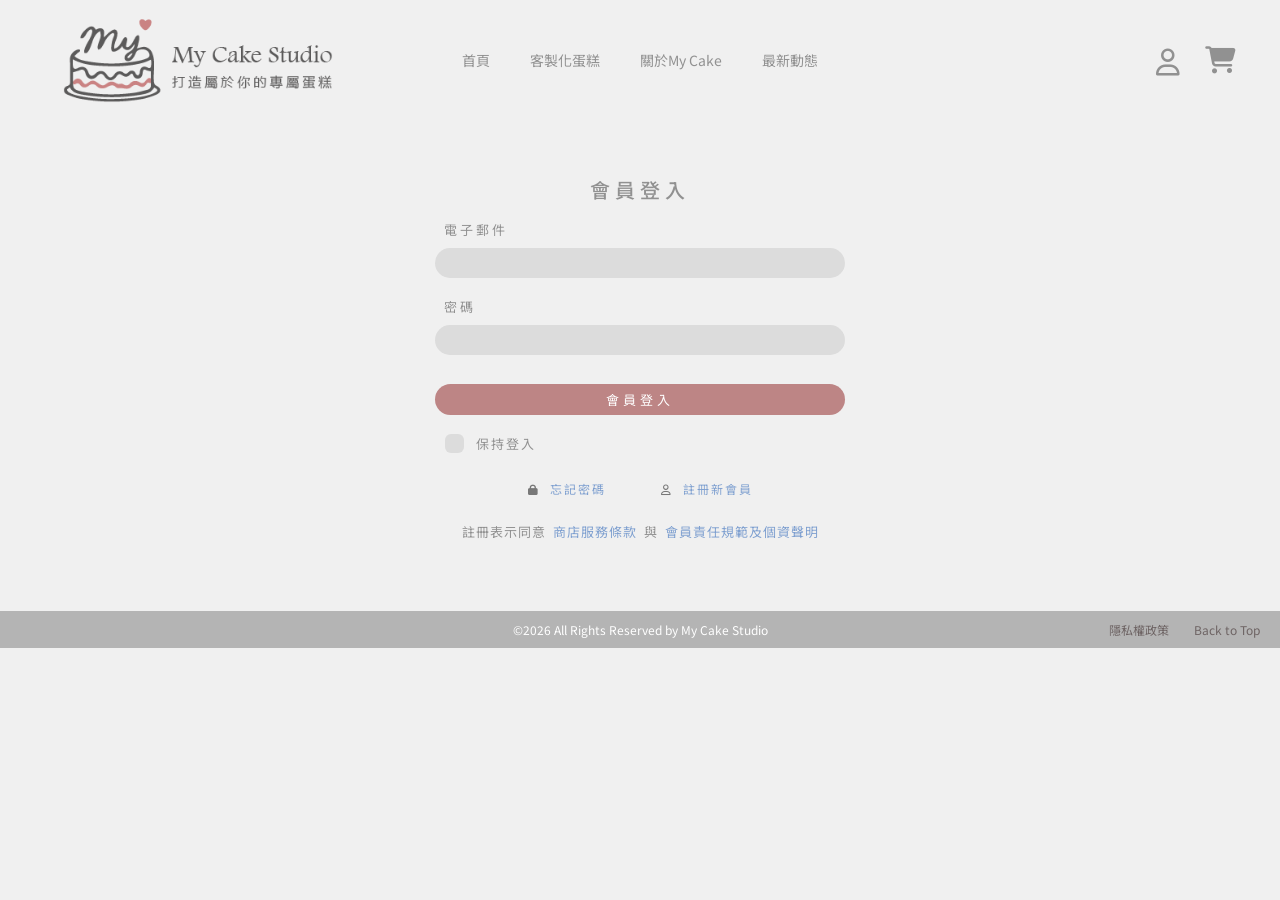
<file: login.html>
<!DOCTYPE html>
<html lang="en">

<head>
    <meta charset="UTF-8">
    <meta name="viewport" content="width=device-width, initial-scale=1.0">
    <title>My Cake Studio</title>
    <!-- 字體 -->
    <link rel="preconnect" href="https://fonts.googleapis.com">
    <link rel="preconnect" href="https://fonts.gstatic.com" crossorigin>

    <link href="https://fonts.googleapis.com/css2?family=Noto+Sans+TC:wght@300;400;500&display=swap" rel="stylesheet">
    <!-- icon -->
    <link rel="stylesheet" href="https://cdnjs.cloudflare.com/ajax/libs/font-awesome/6.5.2/css/all.min.css">

    <link rel="stylesheet" href="./login.css">

</head>

<body>
    <!-- ========HEADER=========== -->
    <header class="header">
        <div class="header-inner">
            <a href="./index.html" class="logo">
                <img src="./indeximg/logo.png" alt="My Cake Studio">
            </a>
        </div>

        <nav class="nav" id="mainNav">
            <a href="./index.html">首頁</a>
            <a href="./customizeCake.html">客製化蛋糕</a>
            <a href="./about.html">關於My Cake</a>
            <a href="./news.html">最新動態</a>
        </nav>

        <div class="header-icon">
            <button class="mobile-menu-toggle" id="mobileMenuBtn">
                <i class="fa-solid fa-bars"></i>
            </button>
            <!-- 會員選單 Wrapper -->
            <div class="member-menu-wrapper" style="position: relative;">
                <!-- 點擊觸發彈出選單的按鈕 -->
                <a href="javascript:void(0)" id="openMemberBtn">
                    <i class="fa-regular fa-user"></i>
                </a>

                <!-- 點擊圖示後彈出的下拉選單 -->
                <div class="member-dropdown" id="memberDropdown">
                    <!-- 未登入狀態：顯示登入與註冊按鈕 -->
                    <div id="loggedOutView" class="member-view">
                        <div class="member-btn-group">
                            <a href="./login.html" class="member-btn login-btn">會員登入</a>
                            <a href="./register.html" class="member-btn register-btn">新會員註冊</a>
                        </div>
                    </div>

                    <!-- 已登入狀態：顯示個人帳戶選單（已移除登出） -->
                    <div id="loggedInView" class="member-view" style="display: none;">
                        <div class="user-greeting">嗨，<span id="userNameDisplay">會員</span></div>
                        <hr class="menu-divider">
                        <ul class="member-links">
                            <li><a href="./member.html">我的帳戶</a></li>
                            <li><a href="#">訂單查詢</a></li>
                        </ul>
                    </div>
                </div>
            </div>

            <!-- 購物車圖示 -->
            <a href="javascript:void(0)" class="cart-icon-wrapper" id="openCartBtn">
                <i class="fa-solid fa-cart-shopping"></i>
                <span class="cart-badge" id="cartBadge"></span>
            </a>
        </div>
    </header>
    <!-- ========LOGIN=========== -->
    <main class="login">
        <h1>會員登入</h1>

        <!-- 提示字樣，從購物車過來的人 -->
        <p class="login-notice" id="checkoutNotice" style="display:none;">繼續操作前請註冊或者登錄</p>
        <form class="login-form">
            <div class="form-group">
                <label for="email">電子郵件</label>
                <input type="email" id="email" name="email" autocomplete="email">
            </div>

            <div class="form-group">
                <label for="password">密碼</label>
                <input type="password" id="password" name="password" autocomplete="current-password">
            </div>

            <button type="submit" class="login-btn">會員登入</button>
            <!-- 保持登入 -->
            <div class="remember">
                <input type="checkbox" id="remember" name="remember">
                <label for="remember">保持登入</label>
            </div>

            <!-- 忘記密碼/註冊 -->
            <div class="login-links">
                <a href="#" class="forgot-password">
                    <i class="fa-solid fa-lock"></i>
                    忘記密碼
                </a>

                <a href="./register.html" class="register-link">
                    <i class="fa-regular fa-user"></i>
                    註冊新會員
                </a>
            </div>
            <!-- 條款 -->
            <div class="terms">
                <span>註冊表示同意</span>
                <a href="#">商店服務條款</a>
                <span>與</span>
                <a href="#">會員責任規範及個資聲明</a>
            </div>
        </form>
    </main>
    <!-- ======== 購物車側邊抽屜 (Drawer) =========== -->
    <div class="cart-drawer-overlay" id="cartOverlay"></div>
    <div class="cart-drawer" id="cartDrawer">
        <div class="cart-drawer-header">
            <h3>購物車清單</h3>
            <button class="close-cart" id="closeCartBtn">&times;</button>
        </div>
        <div class="cart-items-list" id="cartItemsList">
            <!-- 購物車項目會由 JavaScript 動態寫入 -->
        </div>
        <div class="cart-drawer-footer">
            <div class="cart-total-row">
                <span>總計金額</span>
                <span id="drawerTotalAmount">NT$ 0</span>
            </div>
            <button class="checkout-btn" onclick="handleCheckout()">前往結帳</button>
        </div>
    </div>
    <!-- ========FOOTER=========== -->
    <footer>
        <p>&copy;2026 All Rights Reserved by My Cake Studio
        </p>
        <div>
            <a href="#">隱私權政策</a>
            <a href="#">Back to Top</a>
        </div>
    </footer>

<script>
    document.addEventListener("DOMContentLoaded", function () {
        // ==================== 手機版漢堡選單邏輯 ================
            const mobileMenuBtn = document.getElementById("mobileMenuBtn");
            const mainNav = document.getElementById("mainNav");
            if (mobileMenuBtn && mainNav) {
                mobileMenuBtn.addEventListener("click", function () {
                    // 點擊時切換 active 狀態 
                    mainNav.classList.toggle("active");
                    // 檢查目前選單狀態 
                    console.log("目前選單是否開啟：",
                        mainNav.classList.contains("active"));
                });
            }
        const urlParams = new URLSearchParams(window.location.search);
        if (urlParams.get('redirect') === 'checkout') {
            const noticeEl = document.getElementById('checkoutNotice');
            if (noticeEl) noticeEl.style.display = 'block';
        }

        // 1. 從 localStorage 讀取購物車資料
        let cart = JSON.parse(localStorage.getItem("cake_cart")) || [];

        // ====== 會員登入處理 ======
        const loginForm = document.querySelector(".login-form");

        if (loginForm) {
            loginForm.addEventListener("submit", function (e) {
                e.preventDefault();

                // 取得使用者輸入的 Email 和密碼 
                const email = document.getElementById("email").value.trim().toLowerCase();
                const password = document.getElementById("password").value;

                // 讀取已註冊的會員資料
                const users = JSON.parse(localStorage.getItem("users") || "[]");

                // 比對 Email 和密碼
                const foundUser = users.find(function (user) {
                    return user.email === email && user.password === password;
                });

                // 判斷登入是否成功
                if (foundUser) {
                    // 記錄目前登入的會員資訊（同步保留電話資料，方便結帳頁自動填寫）
                    const currentUser = {
                        email: foundUser.email,
                        name: foundUser.name,
                        phone: foundUser.phone || "", // 取得註冊時留的電話
                        isLoggedIn: true
                    };
                    
                    localStorage.setItem("user_info", JSON.stringify(currentUser));
                    alert("登入成功！");

                    // 如果原本是要結帳，就前往結帳頁
                    const redirectTarget = urlParams.get("redirect");
                    if (redirectTarget === "checkout") {
                        window.location.href = "./checkout.html";
                    } else {
                        window.location.href = "./index.html";
                    }
                } else {
                    // Email 或密碼比對失敗
                    alert("Email 或密碼錯誤，請重新輸入！");
                }
            });
        }

        // 2. 取得 DOM 元素
        const cartBadge = document.getElementById("cartBadge");
        const cartItemsList = document.getElementById("cartItemsList");
        const drawerTotalAmount = document.getElementById("drawerTotalAmount");
        const cartDrawer = document.getElementById("cartDrawer");
        const cartOverlay = document.getElementById("cartOverlay");
        const openCartBtn = document.getElementById("openCartBtn");
        const closeCartBtn = document.getElementById("closeCartBtn");

        // 3. 控制側邊抽屜開啟/關閉
        function toggleCart(open) {
            if (cartDrawer && cartOverlay) {
                if (open) {
                    cartDrawer.classList.add("active");
                    cartOverlay.classList.add("active");
                } else {
                    cartDrawer.classList.remove("active");
                    cartOverlay.classList.remove("active");
                }
            }
        }

        // 4. 更新購物車 UI (渲染清單與計算總金額)
        function updateCartUI() {
            // 同步存入 localStorage
            localStorage.setItem("cake_cart", JSON.stringify(cart));

            // 更新 Badge 數量與顯示狀態
            if (cartBadge) {
                const totalCount = cart.length;
                cartBadge.textContent = totalCount;
                cartBadge.style.display = totalCount > 0 ? "flex" : "none";
            }

            // 清空列表
            if (!cartItemsList) return;
            cartItemsList.innerHTML = "";

            if (cart.length === 0) {
                cartItemsList.innerHTML = `<div class="empty-msg">購物車目前是空的</div>`;
                if (drawerTotalAmount) drawerTotalAmount.textContent = "NT\$ 0";
                return;
            }

            let grandTotal = 0;
            let listHtml = "";

            cart.forEach((item, index) => {
                grandTotal += Number(item.price) || 0;

                listHtml += `
                <div class="cart-item">
                    <div class="cart-item-info">
                        <div class="cart-item-title">客製化蛋糕 (${item.size ? item.size + '吋' : '未指定'})</div>
                        <div class="cart-item-detail">
                            口味: ${item.flavor || '預設'} / 風格: ${item.style || '無'} / 顏色: ${item.color || '預設'}<br>
                            ${item.text ? `標語: "${item.text}"` : '無標語'}
                        </div>
                    </div>
                    <div style="text-align: right;">
                        <div class="cart-item-price">NT$ ${item.price}</div>
                        <span class="remove-item" onclick="removeCartItem(${index})" style="cursor:pointer;">
                            <i class="fa-solid fa-trash-can"></i>
                        </span>
                    </div>
                </div>
            `;
            });

            cartItemsList.innerHTML = listHtml;

            if (drawerTotalAmount) {
                drawerTotalAmount.textContent = `NT$ ${grandTotal}`;
            }
        }

        // 5. 提供刪除項目的全域函式
        window.removeCartItem = function (index) {
            cart.splice(index, 1);
            updateCartUI();
        };

        // 6. 跨頁面同步購物車
        window.addEventListener("storage", function (e) {
            if (e.key === "cake_cart") {
                cart = JSON.parse(e.newValue) || [];
                updateCartUI();
            }
        });

        // 7. 事件監聽
        if (openCartBtn) {
            openCartBtn.addEventListener("click", function (e) {
                e.preventDefault();
                toggleCart(true);
            });
        }

        if (closeCartBtn) closeCartBtn.addEventListener("click", () => toggleCart(false));
        if (cartOverlay) cartOverlay.addEventListener("click", () => toggleCart(false));

        // 初始渲染購物車
        updateCartUI();

        // ==== 8. 會員下拉選單邏輯 ===========
        const openMemberBtn = document.getElementById("openMemberBtn");
        const memberDropdown = document.getElementById("memberDropdown");
        const loggedOutView = document.getElementById("loggedOutView");
        const loggedInView = document.getElementById("loggedInView");
        const userNameDisplay = document.getElementById("userNameDisplay");

        // 檢查登入狀態並更新顯示切換
        function checkUserLoginStatus() {
            const userInfo = JSON.parse(localStorage.getItem("user_info"));
            if (userInfo && userInfo.isLoggedIn) {
                if (loggedOutView) loggedOutView.style.display = "none";
                if (loggedInView) loggedInView.style.display = "block";
                if (userNameDisplay) userNameDisplay.textContent = userInfo.name || "會員";
            } else {
                if (loggedOutView) loggedOutView.style.display = "block";
                if (loggedInView) loggedInView.style.display = "none";
            }
        }

        // 點擊會員 icon 開關彈出選單
        if (openMemberBtn) {
            openMemberBtn.addEventListener("click", function (e) {
                e.stopPropagation();
                checkUserLoginStatus();
                if (memberDropdown) memberDropdown.classList.toggle("active");
            });
        }

        // 點擊頁面其他空白處時自動關閉選單
        document.addEventListener("click", function (e) {
            if (memberDropdown && !memberDropdown.contains(e.target) && openMemberBtn && !openMemberBtn.contains(e.target)) {
                memberDropdown.classList.remove("active");
            }
        });

    }); // DOMContentLoaded 結束點

    // ==== 9. 購物車按鈕：前往結帳邏輯 (需放在 DOMContentLoaded 外面) ===========
    function handleCheckout() {
        const userInfo = JSON.parse(localStorage.getItem("user_info"));

        // 判斷是否有登入紀錄
        if (userInfo && userInfo.isLoggedIn) {
            // 已登入：前往結帳頁
            window.location.href = './checkout.html';
        } else {
            // 未登入：前往登入頁，並附帶 redirect=checkout 參數
            window.location.href = './login.html?redirect=checkout';
        }
    }
</script>
</body>

</html>
</file>
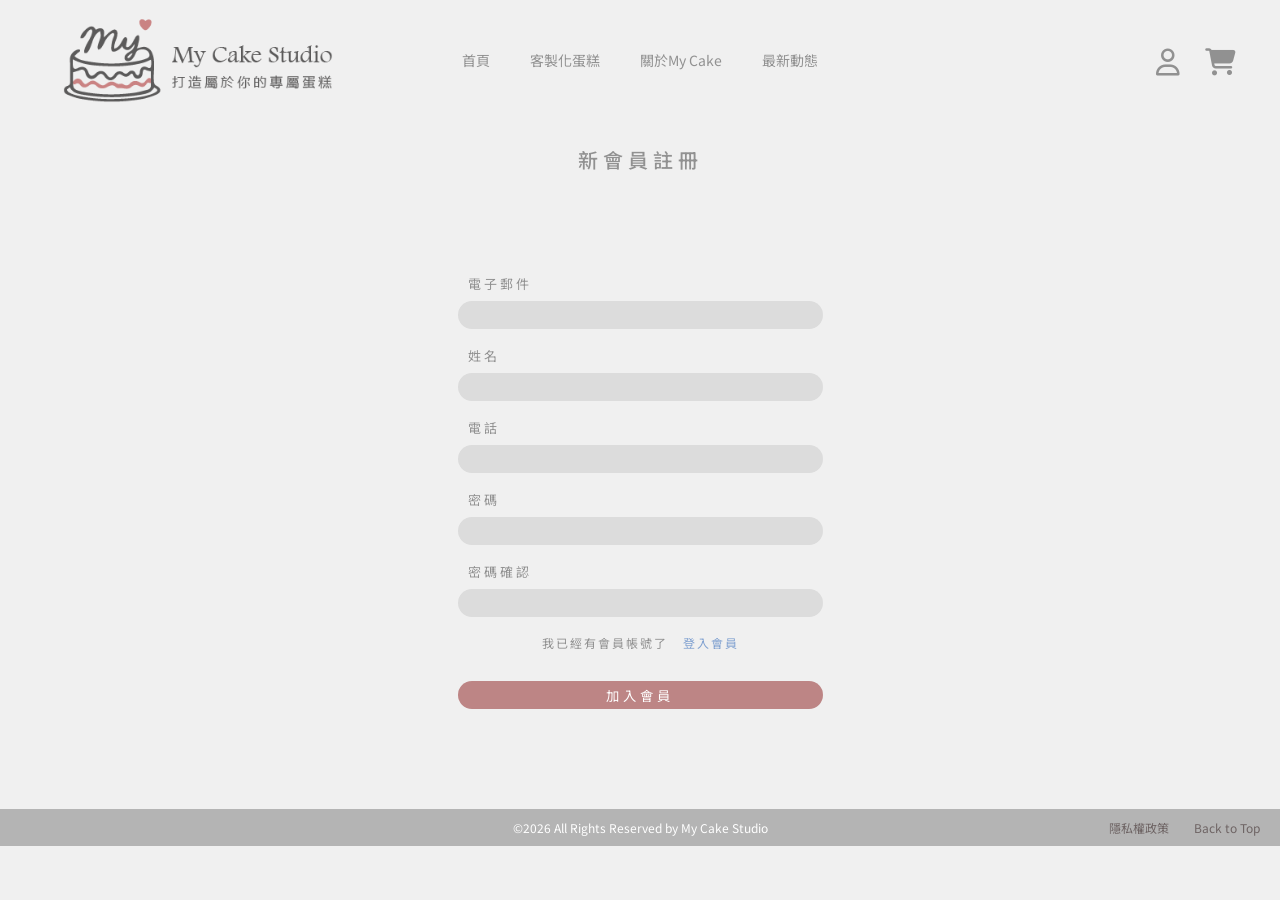
<file: member.html>
<!DOCTYPE html>
<html lang="en">

<head>
    <meta charset="UTF-8">
    <meta name="viewport" content="width=device-width, initial-scale=1.0">
    <title>My Cake Studio</title>
    <!-- 字體 -->
    <link rel="preconnect" href="https://fonts.googleapis.com">
    <link rel="preconnect" href="https://fonts.gstatic.com" crossorigin>

    <link href="https://fonts.googleapis.com/css2?family=Noto+Sans+TC:wght@300;400;500&display=swap" rel="stylesheet">
    <!-- icon -->
    <link rel="stylesheet" href="https://cdnjs.cloudflare.com/ajax/libs/font-awesome/6.5.2/css/all.min.css">

    <link rel="stylesheet" href="./member.css">

</head>

<body>
    <!-- ========HEADER=========== -->
    <header class="header">
        <div class="header-inner">
            <a href="./index.html" class="logo">
                <img src="./logo.png" alt="My Cake Studio">
            </a>
        </div>

        <nav class="nav">
           <a href="./index.html">首頁</a>
            <a href="./customizeCake.html">客製化蛋糕</a>
            <a href="./about.html">關於My Cake</a>
            <a href="./news.html">最新動態</a>
        </nav>

       <div class="header-icon">
            <a href="./member.html">
                <i class="fa-regular fa-user"></i>
            </a>
            <a href="./cart.html">
                <i class="fa-solid fa-cart-shopping"></i>
            </a>
        </div>
    </header>
    <!-- ========REGISTER=========== -->
     <main class="register">
        <h1>新會員註冊</h1>
        <form class="register-form">
            <div class="form-group">
                <label for="email">電子郵件</label>
                <input type="email" id="email" name="email">
            </div>

            <div class="form-group">
                <label for="name">姓名</label>
                <input type="text" id="name" name="name">
            </div>

            <div class="form-group">
                <label for="phone">電話</label>
                <input type="tel" id="phone" name="phone">
            </div>

            <div class="form-group">
                <label for="password">密碼</label>
                <input type="password" id="password" name="password">
            </div>

              <div class="form-group">
                <label for="password-confirm">密碼確認</label>
                <input type="password" id="password-confirm" name="password-confirm">
            </div>
            <div class="login-link">
                <span>我已經有會員帳號了</span>
                <a href="./login.html">登入會員</a>
            </div>
            <button type="submit" class="register-btn">加入會員</button>
        </form>
     </main>
    <!-- ========FOOTER=========== -->
    <footer>
        <p>&copy;2026 All Rights Reserved by My Cake Studio
        </p>
        <div>
            <a href="#">隱私權政策</a>
            <a href="#">Back to Top</a>
        </div>
    </footer>
</body>

</html>
</file>
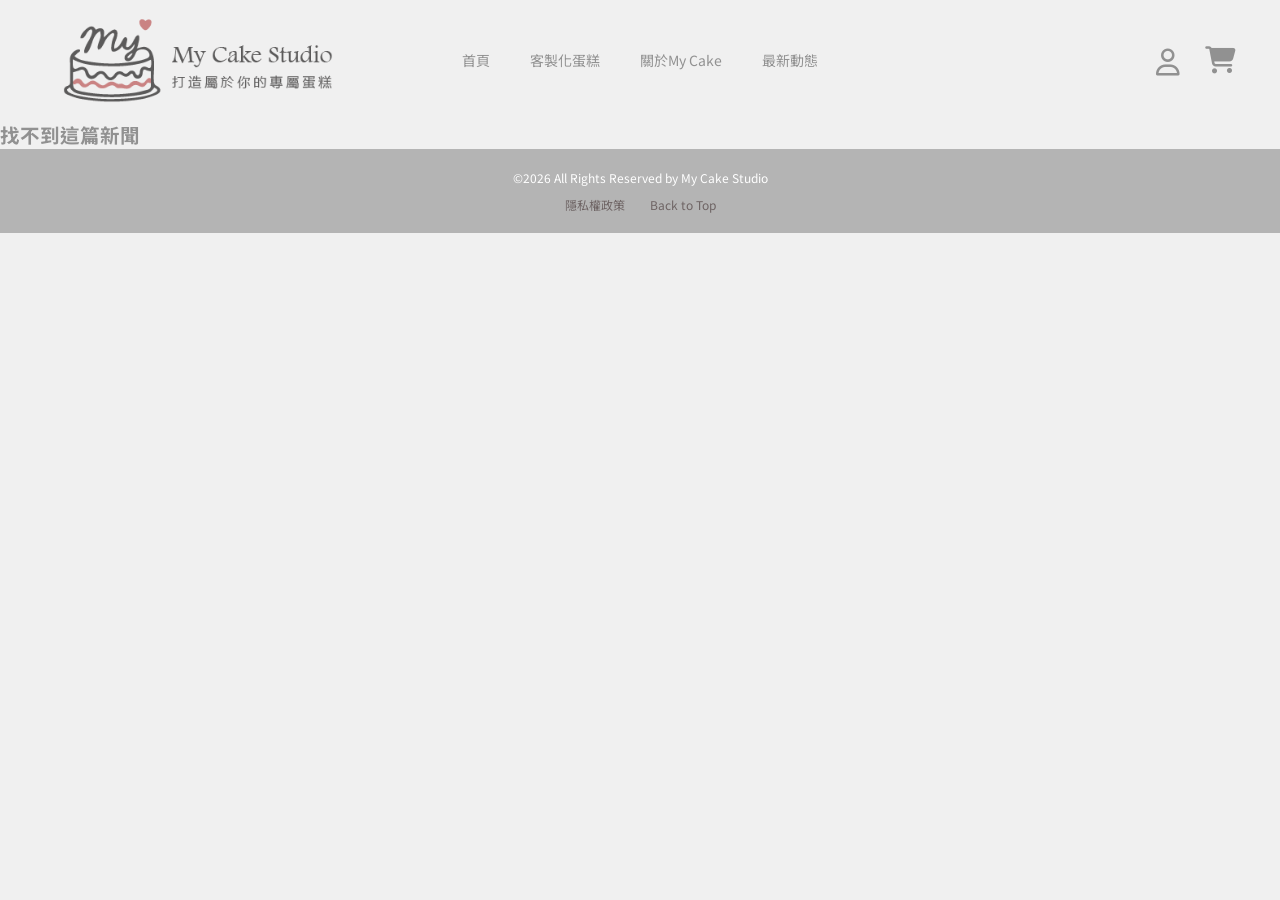
<file: new1.html>
<!DOCTYPE html>
<html lang="en">

<head>
    <meta charset="UTF-8">
    <meta name="viewport" content="width=device-width, initial-scale=1.0">
    <title>My Cake Studio</title>
    <!-- 字體 -->
    <link rel="preconnect" href="https://fonts.googleapis.com">
    <link rel="preconnect" href="https://fonts.gstatic.com" crossorigin>

    <link href="https://fonts.googleapis.com/css2?family=Noto+Sans+TC:wght@300;400;500&display=swap" rel="stylesheet">
    <!-- icon -->
    <link rel="stylesheet" href="https://cdnjs.cloudflare.com/ajax/libs/font-awesome/6.5.2/css/all.min.css">

    <link rel="stylesheet" href="./new1.css">

</head>

<body>
    <!-- ========HEADER=========== -->
    <header class="header">
        <div class="header-inner">
            <a href="./index.html" class="logo">
                <img src="./indeximg/logo.png" alt="My Cake Studio">
            </a>
        </div>

        <nav class="nav" id="mainNav">
            <a href="./index.html">首頁</a>
            <a href="./customizeCake.html">客製化蛋糕</a>
            <a href="./about.html">關於My Cake</a>
            <a href="./news.html">最新動態</a>
        </nav>

        <div class="header-icon">
            <button class="mobile-menu-toggle" id="mobileMenuBtn">
                <i class="fa-solid fa-bars"></i>
            </button>
            <!-- 會員選單 Wrapper -->
            <div class="member-menu-wrapper" style="position: relative;">
                <!-- 點擊觸發彈出選單的按鈕 -->
                <a href="javascript:void(0)" id="openMemberBtn">
                    <i class="fa-regular fa-user"></i>
                </a>

                <!-- 點擊圖示後彈出的下拉選單 -->
                <div class="member-dropdown" id="memberDropdown">
                    <!-- 未登入狀態：顯示登入與註冊按鈕 -->
                    <div id="loggedOutView" class="member-view">
                        <div class="member-btn-group">
                            <a href="./login.html" class="member-btn login-btn">會員登入</a>
                            <a href="./register.html" class="member-btn register-btn">新會員註冊</a>
                        </div>
                    </div>

                    <!-- 已登入狀態：顯示個人帳戶選單（已移除登出） -->
                    <div id="loggedInView" class="member-view" style="display: none;">
                        <div class="user-greeting">嗨，<span id="userNameDisplay">會員</span></div>
                        <hr class="menu-divider">
                        <ul class="member-links">
                            <li><a href="./member.html">我的帳戶</a></li>
                            <li><a href="#">訂單查詢</a></li>
                        </ul>
                    </div>
                </div>
            </div>

            <!-- 購物車圖示 -->
            <a href="javascript:void(0)" class="cart-icon-wrapper" id="openCartBtn">
                <i class="fa-solid fa-cart-shopping"></i>
                <span class="cart-badge" id="cartBadge"></span>
            </a>
        </div>
    </header>
    <!-- ========NEWS DETAIL=========== -->
    <main class="new-detail">
        <!-- 文章標題 -->
        <div class="news-detail-header">
            <h1>
                <span id="newsMainTitle"></span>
                <span id="newsSubtitle"></span>
            </h1>
            <p class="news-detail-meta">
                <span id="newsAuthor"></span> | <span id="newsDate"></span>
            </p>
        </div>
        <!-- 文章內容 -->
        <article class="news-detail-content">
            <div class="article-title">
                <h2 id="newsSectionTitle"></h2>
                <p class="article-en-title" id="newsEnTitle"></p>
            </div>
            <div class="article-text" id="newsParagraphs"></div>
            <!-- 商品圖片 -->
            <div class="article-image">
                <img id="newsImage" src="" alt="">
            </div>
            <!-- 商品資訊 -->
            <div class="article-info" id="articleInfoArea">
                <p id="infoListHeader"></p>
                <ul id="newsItemList"></ul>
                <p class="article-note" id="newsNote"></p>
            </div>
        </article>
    </main>
    <!-- ======== 購物車側邊抽屜 (Drawer) =========== -->
    <div class="cart-drawer-overlay" id="cartOverlay"></div>
    <div class="cart-drawer" id="cartDrawer">
        <div class="cart-drawer-header">
            <h3>購物車清單</h3>
            <button class="close-cart" id="closeCartBtn">&times;</button>
        </div>
        <div class="cart-items-list" id="cartItemsList">
            <!-- 購物車項目會由 JavaScript 動態寫入 -->
        </div>
        <div class="cart-drawer-footer">
            <div class="cart-total-row">
                <span>總計金額</span>
                <span id="drawerTotalAmount">NT$ 0</span>
            </div>
            <button class="checkout-btn" onclick="handleCheckout()">前往結帳</button>
        </div>
    </div>
    <!-- ========FOOTER=========== -->
    <footer>
        <p>&copy;2026 All Rights Reserved by My Cake Studio
        </p>
        <div>
            <a href="#">隱私權政策</a>
            <a href="#">Back to Top</a>
        </div>
    </footer>
    <script>
        document.addEventListener("DOMContentLoaded", function () {
            // ==================== 手機版漢堡選單邏輯 ================
            const mobileMenuBtn = document.getElementById("mobileMenuBtn");
            const mainNav = document.getElementById("mainNav");
            if (mobileMenuBtn && mainNav) {
                mobileMenuBtn.addEventListener("click", function () {
                    // 點擊時切換 active 狀態 
                    mainNav.classList.toggle("active");
                    // 檢查目前選單狀態 
                    console.log("目前選單是否開啟：",
                        mainNav.classList.contains("active"));
                });
            }
            // 1. 從 localStorage 讀取購物車資料
            let cart = JSON.parse(localStorage.getItem("cake_cart")) || [];

            // 2. 取得 DOM 元素
            const cartBadge = document.getElementById("cartBadge");
            const cartItemsList = document.getElementById("cartItemsList");
            const drawerTotalAmount = document.getElementById("drawerTotalAmount");
            const cartDrawer = document.getElementById("cartDrawer");
            const cartOverlay = document.getElementById("cartOverlay");
            const openCartBtn = document.getElementById("openCartBtn");
            const closeCartBtn = document.getElementById("closeCartBtn");

            // 3. 控制側邊抽屜開啟/關閉
            function toggleCart(open) {
                if (cartDrawer && cartOverlay) {
                    if (open) {
                        cartDrawer.classList.add("active");
                        cartOverlay.classList.add("active");
                    } else {
                        cartDrawer.classList.remove("active");
                        cartOverlay.classList.remove("active");
                    }
                }
            }

            // 4. 更新購物車 UI (渲染清單與計算總金額)
            function updateCartUI() {
                // 同步存入 localStorage
                localStorage.setItem("cake_cart", JSON.stringify(cart));

                // 更新 Badge 數量與顯示狀態
                if (cartBadge) {
                    const totalCount = cart.length;
                    cartBadge.textContent = totalCount;
                    cartBadge.style.display = totalCount > 0 ? "flex" : "none";
                }

                // 清空列表
                if (!cartItemsList) return;
                cartItemsList.innerHTML = "";

                if (cart.length === 0) {
                    cartItemsList.innerHTML = `<div class="empty-msg">購物車目前是空的</div>`;
                    if (drawerTotalAmount) drawerTotalAmount.textContent = "NT\$ 0";
                    return;
                }

                let grandTotal = 0;
                let listHtml = "";

                cart.forEach((item, index) => {
                    grandTotal += Number(item.price) || 0;

                    listHtml += `
                    <div class="cart-item">
                        <div class="cart-item-info">
                            <div class="cart-item-title">客製化蛋糕 (${item.size ? item.size + '吋' : '未指定'})</div>
                            <div class="cart-item-detail">
                                口味: ${item.flavor || '預設'} / 風格: ${item.style || '無'} / 顏色: ${item.color || '預設'}<br>
                                ${item.text ? `標語: "${item.text}"` : '無標語'}
                            </div>
                        </div>
                        <div style="text-align: right;">
                            <div class="cart-item-price">NT$ ${item.price}</div>
                            <span class="remove-item" onclick="removeCartItem(${index})" style="cursor:pointer;">
                                <i class="fa-solid fa-trash-can"></i>
                            </span>
                        </div>
                    </div>
                `;
                });

                cartItemsList.innerHTML = listHtml;

                if (drawerTotalAmount) {
                    drawerTotalAmount.textContent = `NT$ ${grandTotal}`;
                }
            }

            // 5. 提供刪除項目的全域函式
            window.removeCartItem = function (index) {
                cart.splice(index, 1);
                updateCartUI();
            };

            // 6. 跨頁面同步購物車 (當其他分頁變更購物車時自動刷新)
            window.addEventListener("storage", function (e) {
                if (e.key === "cake_cart") {
                    cart = JSON.parse(e.newValue) || [];
                    updateCartUI();
                }
            });

            // 7. 事件監聽
            if (openCartBtn) {
                openCartBtn.addEventListener("click", function (e) {
                    e.preventDefault();
                    toggleCart(true);
                });
            }

            if (closeCartBtn) closeCartBtn.addEventListener("click", () => toggleCart(false));
            if (cartOverlay) cartOverlay.addEventListener("click", () => toggleCart(false));

            // 初始渲染購物車
            updateCartUI();
            // ====2. 會員下拉選單邏輯 (放這裡最適合) ===========
            const openMemberBtn = document.getElementById("openMemberBtn");
            const memberDropdown = document.getElementById("memberDropdown");
            const loggedOutView = document.getElementById("loggedOutView");
            const loggedInView = document.getElementById("loggedInView");
            const userNameDisplay = document.getElementById("userNameDisplay");

            // 檢查登入狀態並更新顯示切換
            function checkUserLoginStatus() {
                const userInfo = JSON.parse(localStorage.getItem("user_info"));
                // userInfo && userInfo.isLoggedIn
                if (userInfo && userInfo.isLoggedIn) {
                    loggedOutView.style.display = "none";
                    loggedInView.style.display = "block";
                    if (userNameDisplay) userNameDisplay.textContent = userInfo.name || "會員";
                } else {
                    loggedOutView.style.display = "block";
                    loggedInView.style.display = "none";
                }
            }
            // 點擊會員 icon 開關彈出選單
            if (openMemberBtn) {
                openMemberBtn.addEventListener("click", function (e) {
                    e.stopPropagation();
                    checkUserLoginStatus();
                    if (memberDropdown) memberDropdown.classList.toggle("active");
                });
            }
            // 點擊頁面其他空白處時自動關閉選單
            document.addEventListener("click", function (e) {
                if (memberDropdown && !memberDropdown.contains(e.target) && openMemberBtn && !openMemberBtn.contains(e.target)) {
                    memberDropdown.classList.remove("active");
                }
            });
        });// DOMContentLoaded 結束點

        // ==== 9. 購物車按鈕：前往結帳邏輯 (需放在 DOMContentLoaded 外面) ===========
        function handleCheckout() {
            const userInfo = JSON.parse(localStorage.getItem("user_info"));

            // 判斷是否有登入紀錄
            if (userInfo && userInfo.isLoggedIn) {
                // 已登入：前往結帳頁
                window.location.href = './checkout.html';
            } else {
                // 未登入：前往登入頁，並附帶 redirect=checkout 參數
                window.location.href = './login.html?redirect=checkout';
            }
        }
        // ==== 新聞資料 ===========
        const newsData = {
            1: {
                date: "2026-07-18",
                author: "mycake",
                title: "父親節預購",
                subtitle: "07/18 起開放預訂",
                enTitle: "Father’s Day Pre-order Special",
                sectionTitle: "父親節預購開始",
                image: "./newsimg/news-01.jpg",
                imageAlt: "父親節蛋糕",
                paragraphs: [
                    "致 最親愛的爸爸<br>爸爸總是默默不說累，<br>但那份心意，我們替你送到。",
                    "父親節預購即日起開放，精選經典品項，宅配、門市自取皆可預訂。",
                    "預購期間：07/18（六）－ 08/08（六）<br>溫馨提醒：預購期間數量有限，建議提早預訂。<br>預購期間僅提供圖片公布之指定商品。"
                ],
                infoListHeader: "門市販售品項｜價位（4吋、6吋、8吋）",
                items: [
                    "鮮奶油海綿蛋糕",
                    "鮮奶油草莓蛋糕",
                    "鮮奶油巧克力蛋糕",
                    "經典黑森林蛋糕"
                ],
                note: "※ 商品皆以實際販售品項為準。"
            },
            2: {
                date: "2026-06-26",
                author: "mycake",
                title: "因應豪大雨影響之配送服務調整通知",
                subtitle: "",
                enTitle: "Delivery Service Adjustments Due to Severe Weather",
                sectionTitle: "因應豪大雨影響之配送服務調整通知",
                image: "./newsimg/news-02.jpg",
                imageAlt: "蛋糕圖片",
                paragraphs: [
                    "各位顧客您好：",
                    "因受近期豪大雨影響，為考量黑貓宅急便配送人員之安全，<br>凡經政府公告「停班停課」之地區將暫停包裹配送服務。",
                    "受影響之訂單商品，我們將延後至恢復正常上班上課後，<br>依序安排陸續配送。造成您的不便，敬請見諒。"
                ],
                infoListHeader: "服務調整詳情",
                items: [
                    "配合政策：依據「行政院人事行政總處」之公告，同步停止停班地區與日期的包裹收、寄件服務。",
                    "影響範圍：依各地方政府最新公告停班停課之地區。",
                    "即時查詢：詳細停班停課地區與最新動態，請隨時參閱行政院人事行政總處最新公告網址。"
                ],
                note: "感謝您的體諒與配合，豪大雨期間也請大家注意自身安全。"
            },
            3: {
                date: "2026-04-22",
                author: "mycake",
                title: "2026 母親節預購",
                subtitle: "",
                enTitle: "Mother's Day Special",
                sectionTitle: "母親節預購今日正式開始",
                image: "./newsimg/news-03.jpg",
                imageAlt: "蛋糕圖片",
                paragraphs: [
                    "慶祝母親節，即日起全面開放預購！",
                    "官網宅配與門市販售品項如下，因節慶期間數量有限，建議您提早訂購。"
                ],
                infoListHeader: "門市販售品項｜價位（4吋、6吋、8吋）",
                items: [
                    "鮮奶油海綿蛋糕",
                    "鮮奶油草莓蛋糕",
                    "鮮奶油巧克力蛋糕",
                    "經典黑森林蛋糕"
                ],
                note: "※ 商品皆以實際販售品項為準。"
            },
            4: {
                date: "2025-11-29",
                author: "mycake",
                title: "台中快閃門市",
                subtitle: "12/02-01/05",
                enTitle: "Taichung Pop-up Store",
                sectionTitle: "台中快閃門市",
                image: "./newsimg/news-04.jpg",
                imageAlt: "蛋糕圖片",
                paragraphs: [
                    "現已開幕",
                    "台中新光三越門市目前已開幕",
                    "每日販售品項以現場為主，謝謝您"
                ],
                infoListHeader: "快閃門市資訊",
                items: [
                    "地點｜ 新光三越台中中港店 1F",
                    "期間｜ 2025 / 12 / 2（Tue）～ 2026 / 1 / 5（Mon）",
                    "開賣時間｜ 每日 13:00 準時開賣",
                    "備註｜ 現場商品每日限量，售完為止"
                ],
                note: "快閃櫃 不提供預訂蛋糕取貨服務，一切以現場購買為主。"
            },
            5: {
                date: "2025-01-29",
                author: "mycake",
                title: "2025/02/02 價格調整公告",
                subtitle: "",
                enTitle: "Price Adjustment Notice",
                sectionTitle: "2025/02/02 價格調整公告",
                image: "./newsimg/news-05.jpg",
                imageAlt: "蛋糕圖片",
                paragraphs: [
                    "感謝您一直以來對紅葉蛋糕的支持與愛護，您的肯定是我們持續用心製作美味蛋糕的最大動力。",
                    "受到原物料成本不斷上漲的影響，自 2025年2月2日 起，我們將進行價格調整，確保能繼續為您提供最優質的產品與服務。",
                    "我們深知價格變動可能帶來不便，對此我們深感抱歉，並誠摯感謝您一直以來的理解與支持。",
                    "紅葉蛋糕將不變初心，持續堅持選用高品質食材，為您帶來幸福的美味時刻。"
                ],
                infoListHeader: "主要調整類別與注意事項",
                items: [
                    "經典鮮奶油蛋糕系列價格微幅調整",
                    "季節限定與客製化蛋糕系列價格調整",
                    "新價格於 2025年2月2日 00:00 起正式生效",
                    "於生效前已完成預約並付款之訂單均不受影響"
                ],
                note: "如有任何疑問，歡迎隨時與我們聯繫。再次感謝您的支持。"
            },
            6: {
                date: "2025-01-03",
                author: "mycake",
                title: "新年期間官網、門市營業時間調整",
                subtitle: "",
                enTitle: "Lunar New Year Operating Hours Notice: Website & Stores",
                sectionTitle: "新年期間官網、門市營業時間調整",
                image: "./newsimg/news-06.jpg",
                imageAlt: "商店照片",
                paragraphs: [
                    "門市營業時間調整",
                    "2025 /01 / 27(一) 小年夜全部門市皆正常營業",
                    "休息時間：2025 /01 / 28（除夕）- 2025 /02 /01（初四）",
                    "恢復營業：2025 /02 /02（初五）起正常營業"
                ],
                infoListHeader: "官網到貨時間調整",
                items: [
                    "年前最後到貨日：2025/01/17",
                    "年後恢復到貨日：2025/02/06"
                ],
                note: "感謝您一如既往的支持與喜愛，紅葉蛋糕全體員工祝您新春快樂"
            },
        }

        // 等待 HTML 載入完成，再顯示新聞內容
        document.addEventListener("DOMContentLoaded", function () {

            // 取得網址中的新聞 ID
            const params = new URLSearchParams(window.location.search);
            const id = params.get("id");

            // 依照 ID 取得新聞資料
            const news = newsData[id];

            if (!news) {
                document.querySelector(".new-detail").innerHTML =
                    "<h2>找不到這篇新聞</h2>";
                return;
            }

            // 1. 顯示標題與基本資訊
            document.getElementById("newsMainTitle").textContent =
                news.title || "";

            document.getElementById("newsSubtitle").textContent =
                news.subtitle || "";

            document.getElementById("newsAuthor").textContent =
                news.author || "mycake";

            document.getElementById("newsDate").textContent =
                news.date || "";

            document.getElementById("newsSectionTitle").textContent =
                news.sectionTitle || news.title || "";

            document.getElementById("newsEnTitle").textContent =
                news.enTitle || "";

            // 2. 顯示圖片
            const image = document.getElementById("newsImage");

            if (image) {
                image.src = news.image || "";
                image.alt = news.imageAlt || news.title || "";
            }

            // 3. 顯示文章段落
            const paragraphsContainer =
                document.getElementById("newsParagraphs");

            paragraphsContainer.innerHTML =
                (news.paragraphs || [])
                    .map(p => `<p>${p}</p>`)
                    .join("");

            // 4. 顯示商品清單
            const listHeader = document.getElementById("infoListHeader");
            const listContainer = document.getElementById("newsItemList");
            const articleInfoArea = document.getElementById("articleInfoArea");

            if (news.items && news.items.length > 0) {

                listHeader.textContent = news.infoListHeader || "";

                listContainer.innerHTML = news.items
                    .map(item => `<li>${item}</li>`)
                    .join("");

                articleInfoArea.style.display = "block";

            } else {

                listHeader.textContent = "";
                listContainer.innerHTML = "";
                articleInfoArea.style.display = "none";
            }

            // 5. 顯示備註
            document.getElementById("newsNote").textContent =
                news.note || "";

        });

    </script>
</body>

</html>
</file>
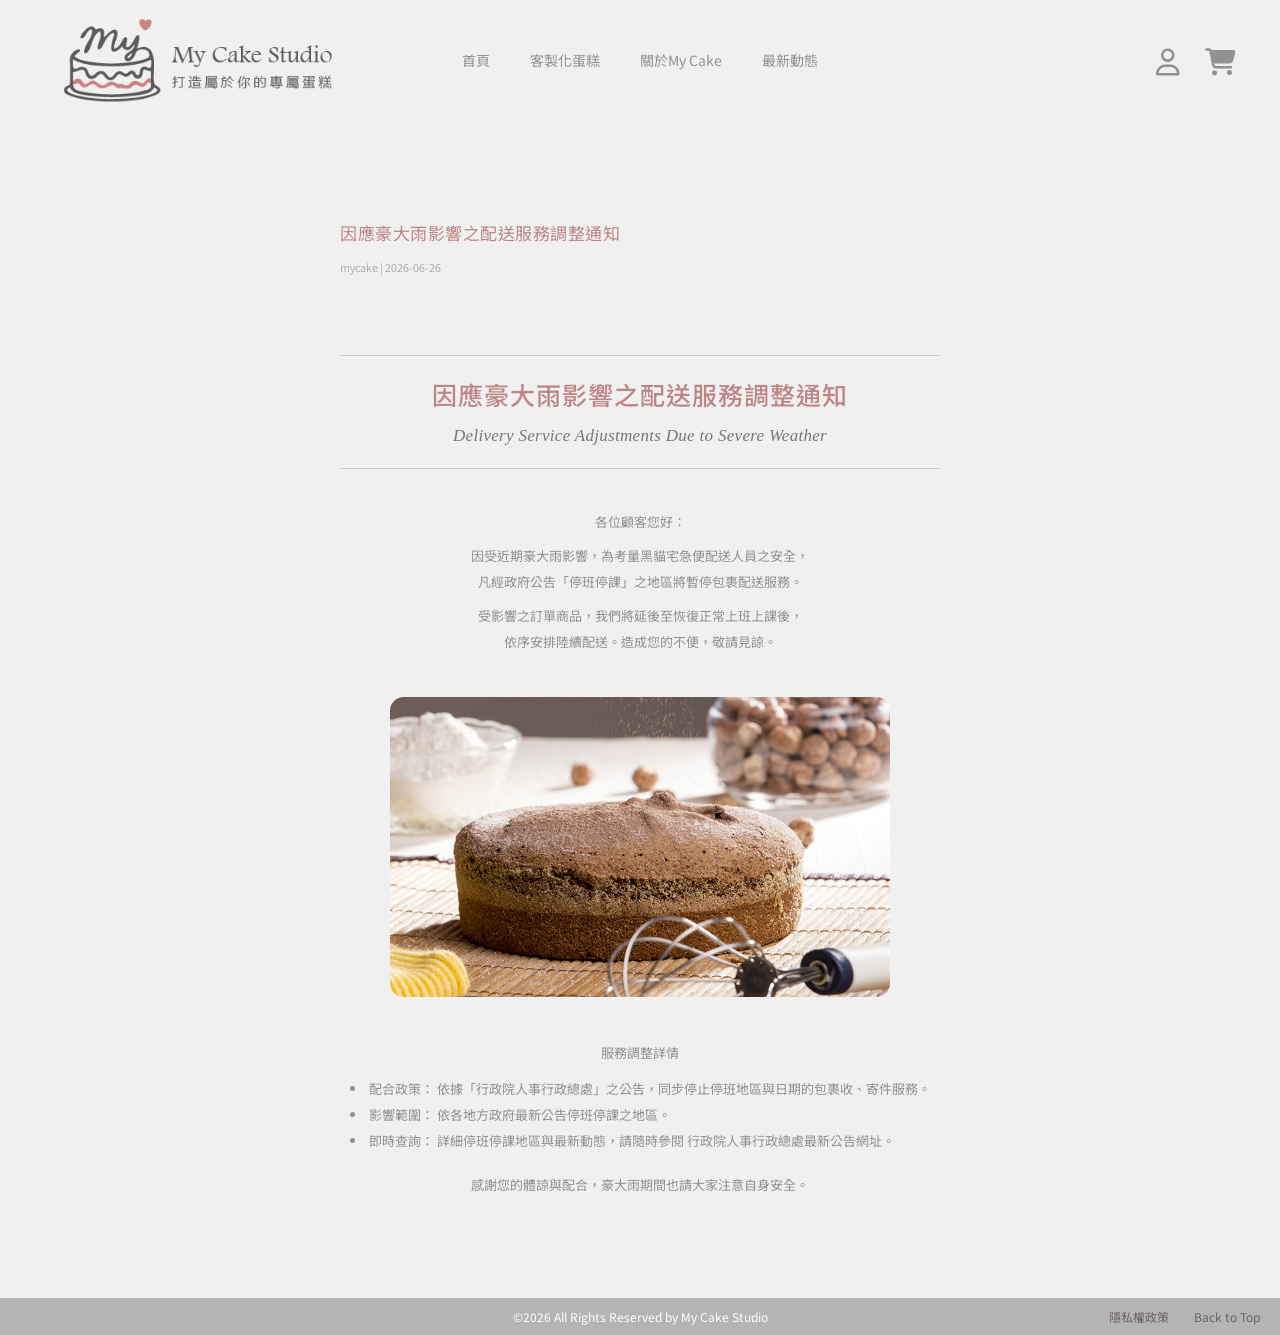
<file: new2.html>
<!DOCTYPE html>
<html lang="en">

<head>
    <meta charset="UTF-8">
    <meta name="viewport" content="width=device-width, initial-scale=1.0">
    <title>My Cake Studio</title>
    <!-- 字體 -->
    <link rel="preconnect" href="https://fonts.googleapis.com">
    <link rel="preconnect" href="https://fonts.gstatic.com" crossorigin>

    <link href="https://fonts.googleapis.com/css2?family=Noto+Sans+TC:wght@300;400;500&display=swap" rel="stylesheet">
    <!-- icon -->
    <link rel="stylesheet" href="https://cdnjs.cloudflare.com/ajax/libs/font-awesome/6.5.2/css/all.min.css">

    <link rel="stylesheet" href="./new2.css">

</head>

<body>
    <!-- ========HEADER=========== -->
    <header class="header">
        <div class="header-inner">
            <a href="./index.html" class="logo">
                <img src="./logo.png" alt="My Cake Studio">
            </a>
        </div>

        <nav class="nav">
            <a href="./index.html">首頁</a>
            <a href="./customizeCake.html">客製化蛋糕</a>
            <a href="./about.html">關於My Cake</a>
            <a href="./news.html">最新動態</a>
        </nav>

        <div class="header-icon">
            <a href="./member.html">
                <i class="fa-regular fa-user"></i>
            </a>
            <a href="./cart.html">
                <i class="fa-solid fa-cart-shopping"></i>
            </a>
        </div>
    </header>
    <!-- ========NEWS DETAIL=========== -->
    <main class="new-detail">
        <!-- 文章標題 -->
        <div class="news-detail-header">
            <h1>
                因應豪大雨影響之配送服務調整通知
            </h1>
            <p class="news-detail-meta">
                mycake | 2026-06-26
            </p>
        </div>
        <!-- 文章內容 -->
        <article class="news-detail-content">
            <div class="article-title">
                <h2>因應豪大雨影響之配送服務調整通知</h2>
                <p class="article-en-title">
                    Delivery Service Adjustments Due to Severe Weather
                </p>
            </div>
            <div class="article-text">
                <p>
                    各位顧客您好：
                </p>
                <p>
                    因受近期豪大雨影響，為考量黑貓宅急便配送人員之安全，
                    <br>
                    凡經政府公告「停班停課」之地區將暫停包裹配送服務。
                </p>

                <p>
                   受影響之訂單商品，我們將延後至恢復正常上班上課後，
                   <br>
                   依序安排陸續配送。造成您的不便，敬請見諒。
                </p>

            </div>
            <!-- 商品圖片 -->
            <div class="article-image">
                <img src="./newsimg/news-02.jpg" alt="蛋糕圖片">
            </div>
            <!-- 商品資訊 -->
            <div class="article-info">
                <p>
                    服務調整詳情
                </p>
                <ul>
                    <li>配合政策： 依據「行政院人事行政總處」之公告，同步停止停班地區與日期的包裹收、寄件服務。</li>
                    <li>影響範圍： 依各地方政府最新公告停班停課之地區。</li>
                    <li>即時查詢： 詳細停班停課地區與最新動態，請隨時參閱 行政院人事行政總處最新公告網址。</li>
                </ul>
                <p class="article-note">
                    感謝您的體諒與配合，豪大雨期間也請大家注意自身安全。
                </p>
            </div>
        </article>
    </main>


    <!-- ========FOOTER=========== -->
    <footer>
        <p>&copy;2026 All Rights Reserved by My Cake Studio
        </p>
        <div>
            <a href="#">隱私權政策</a>
            <a href="#">Back to Top</a>
        </div>
    </footer>
</body>

</html>
</file>
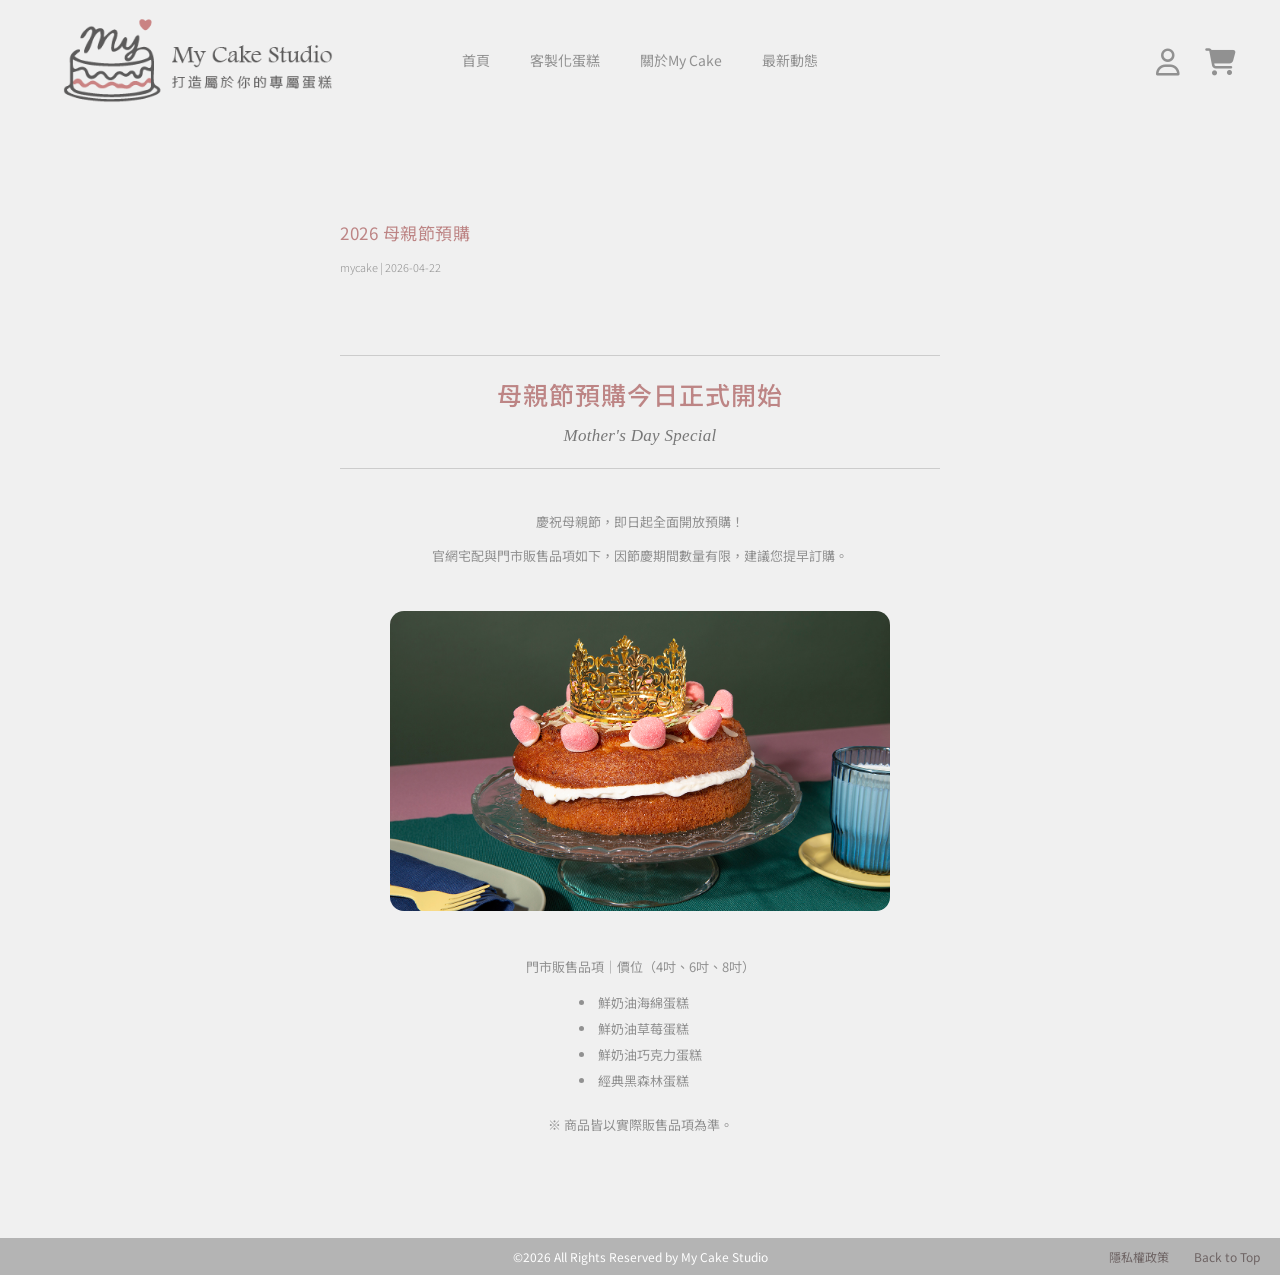
<file: new3.html>
<!DOCTYPE html>
<html lang="en">

<head>
    <meta charset="UTF-8">
    <meta name="viewport" content="width=device-width, initial-scale=1.0">
    <title>My Cake Studio</title>
    <!-- 字體 -->
    <link rel="preconnect" href="https://fonts.googleapis.com">
    <link rel="preconnect" href="https://fonts.gstatic.com" crossorigin>

    <link href="https://fonts.googleapis.com/css2?family=Noto+Sans+TC:wght@300;400;500&display=swap" rel="stylesheet">
    <!-- icon -->
    <link rel="stylesheet" href="https://cdnjs.cloudflare.com/ajax/libs/font-awesome/6.5.2/css/all.min.css">

    <link rel="stylesheet" href="./new3.css">

</head>

<body>
    <!-- ========HEADER=========== -->
    <header class="header">
        <div class="header-inner">
            <a href="./index.html" class="logo">
                <img src="./logo.png" alt="My Cake Studio">
            </a>
        </div>

        <nav class="nav">
            <a href="./index.html">首頁</a>
            <a href="./customizeCake.html">客製化蛋糕</a>
            <a href="./about.html">關於My Cake</a>
            <a href="./news.html">最新動態</a>
        </nav>

        <div class="header-icon">
            <a href="./member.html">
                <i class="fa-regular fa-user"></i>
            </a>
            <a href="./cart.html">
                <i class="fa-solid fa-cart-shopping"></i>
            </a>
        </div>
    </header>
    <!-- ========NEWS DETAIL=========== -->
    <main class="new-detail">
        <!-- 文章標題 -->
        <div class="news-detail-header">
            <h1>
                2026 母親節預購
            </h1>
            <p class="news-detail-meta">
                mycake | 2026-04-22
            </p>
        </div>
        <!-- 文章內容 -->
        <article class="news-detail-content">
            <div class="article-title">
                <h2>母親節預購今日正式開始</h2>
                <p class="article-en-title">
                    Mother's Day Special
                </p>
            </div>
            <div class="article-text">
                <p>
                    慶祝母親節，即日起全面開放預購！
                </p>
                <p>
                 官網宅配與門市販售品項如下，因節慶期間數量有限，建議您提早訂購。
                </p>

            </div>
            <!-- 商品圖片 -->
            <div class="article-image">
                <img src="./newsimg/news-03.jpg" alt="蛋糕圖片">
            </div>
            <!-- 商品資訊 -->
            <div class="article-info">
                 <p>
                    門市販售品項｜價位（4吋、6吋、8吋）
                </p>
                <ul>
                    <li>鮮奶油海綿蛋糕</li>
                    <li>鮮奶油草莓蛋糕</li>
                    <li>鮮奶油巧克力蛋糕</li>
                    <li>經典黑森林蛋糕</li>
                </ul>
                <p class="article-note">
                    ※ 商品皆以實際販售品項為準。
                </p>
            </div>
        </article>
    </main>


    <!-- ========FOOTER=========== -->
    <footer>
        <p>&copy;2026 All Rights Reserved by My Cake Studio
        </p>
        <div>
            <a href="#">隱私權政策</a>
            <a href="#">Back to Top</a>
        </div>
    </footer>
</body>

</html>
</file>
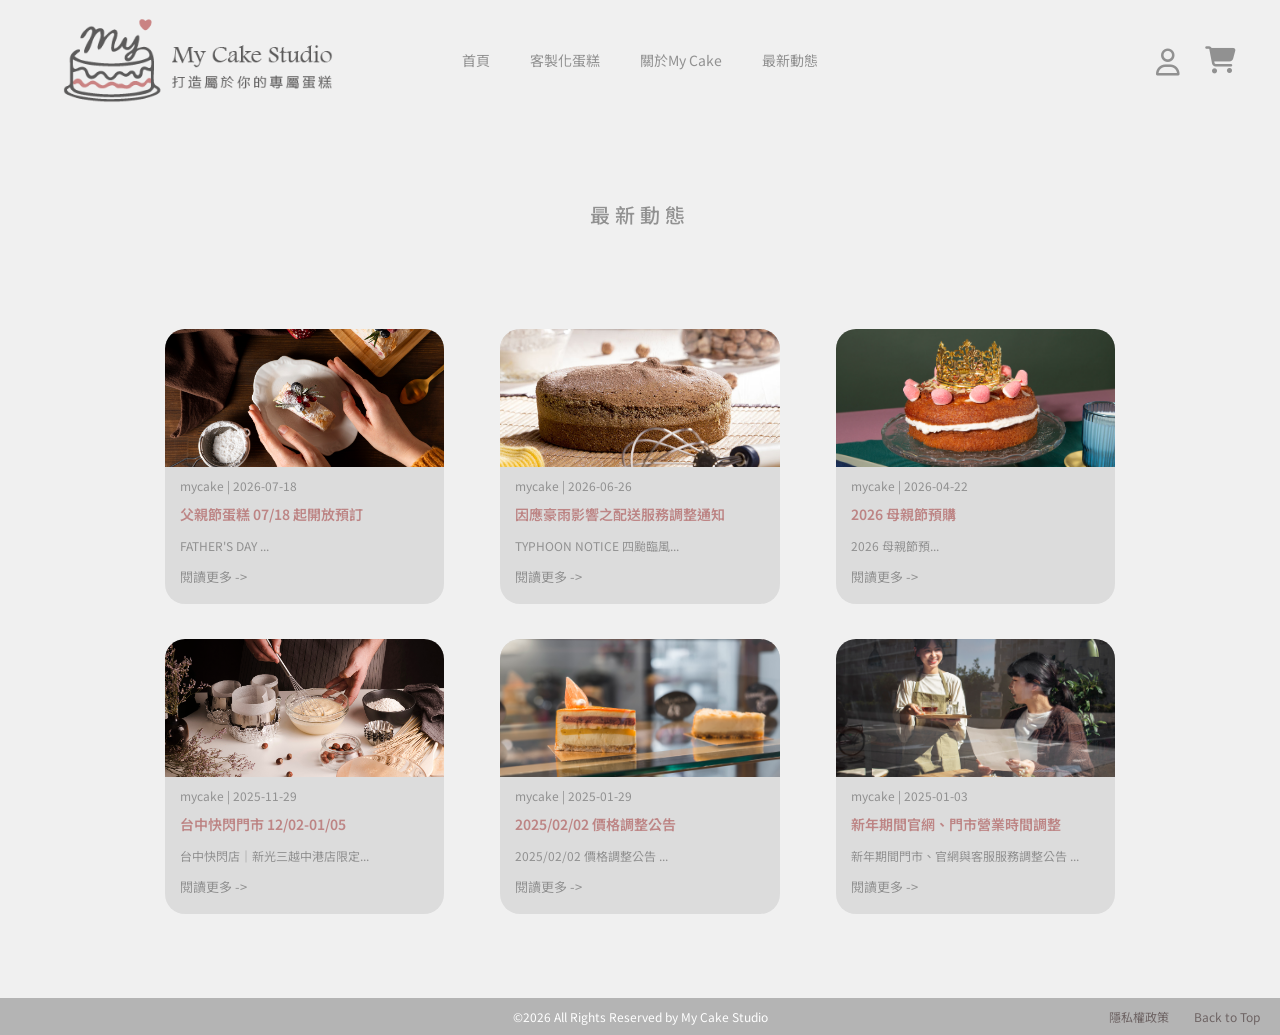
<file: news.html>
<!DOCTYPE html>
<html lang="en">

<head>
    <meta charset="UTF-8">
    <meta name="viewport" content="width=device-width, initial-scale=1.0">
    <title>My Cake Studio</title>
    <!-- 字體 -->
    <link rel="preconnect" href="https://fonts.googleapis.com">
    <link rel="preconnect" href="https://fonts.gstatic.com" crossorigin>

    <link href="https://fonts.googleapis.com/css2?family=Noto+Sans+TC:wght@300;400;500&display=swap" rel="stylesheet">
    <!-- icon -->
    <link rel="stylesheet" href="https://cdnjs.cloudflare.com/ajax/libs/font-awesome/6.5.2/css/all.min.css">

    <link rel="stylesheet" href="./news.css">

</head>

<body>
    <!-- ========HEADER=========== -->
    <header class="header">
        <div class="header-inner">
            <a href="./index.html" class="logo">
                <img src="./indeximg/logo.png" alt="My Cake Studio">
            </a>
        </div>

        <nav class="nav" id="mainNav">
            <a href="./index.html">首頁</a>
            <a href="./customizeCake.html">客製化蛋糕</a>
            <a href="./about.html">關於My Cake</a>
            <a href="./news.html">最新動態</a>
        </nav>

        <div class="header-icon">
            <button class="mobile-menu-toggle" id="mobileMenuBtn">
                <i class="fa-solid fa-bars"></i>
            </button>
            <!-- 會員選單 Wrapper -->
            <div class="member-menu-wrapper" style="position: relative;">
                <!-- 點擊觸發彈出選單的按鈕 -->
                <a href="javascript:void(0)" id="openMemberBtn">
                    <i class="fa-regular fa-user"></i>
                </a>

                <!-- 點擊圖示後彈出的下拉選單 -->
                <div class="member-dropdown" id="memberDropdown">
                    <!-- 未登入狀態：顯示登入與註冊按鈕 -->
                    <div id="loggedOutView" class="member-view">
                        <div class="member-btn-group">
                            <a href="./login.html" class="member-btn login-btn">會員登入</a>
                            <a href="./register.html" class="member-btn register-btn">新會員註冊</a>
                        </div>
                    </div>

                    <!-- 已登入狀態：顯示個人帳戶選單（已移除登出） -->
                    <div id="loggedInView" class="member-view" style="display: none;">
                        <div class="user-greeting">嗨，<span id="userNameDisplay">會員</span></div>
                        <hr class="menu-divider">
                        <ul class="member-links">
                            <li><a href="./member.html">我的帳戶</a></li>
                            <li><a href="#">訂單查詢</a></li>
                        </ul>
                    </div>
                </div>
            </div>

            <!-- 購物車圖示 -->
            <a href="javascript:void(0)" class="cart-icon-wrapper" id="openCartBtn">
                <i class="fa-solid fa-cart-shopping"></i>
                <span class="cart-badge" id="cartBadge"></span>
            </a>
        </div>
    </header>
    <!-- ========LATEST NEWS=========== -->
    <main class="news">
        <h1>最新動態</h1>
        <div class="news-container">

            <!-- 文章 1 -->
            <a href="./new1.html?id=1" class="news-card">

                <div class="news-image">
                    <img src="./newsimg/news-01.jpg" alt="父親節蛋糕">

                    <!-- 黑色遮罩 -->
                    <div class="news-overlay"></div>
                </div>

                <div class="news-content">
                    <p class="news-date">
                        mycake | 2026-07-18
                    </p>

                    <h2>
                        父親節蛋糕 07/18 起開放預訂
                    </h2>

                    <p class="news-description">
                        FATHER'S DAY ...
                    </p>

                    <span class="read-more">
                        閱讀更多 ->
                    </span>
                </div>
            </a>

            
            <!-- 文章 2 -->
            <a href="./new1.html?id=2" class="news-card">

                <div class="news-image">
                    <img src="./newsimg/news-02.jpg" alt="颱風公告">

                    <!-- 黑色遮罩 -->
                    <div class="news-overlay"></div>
                </div>

                <div class="news-content">
                    <p class="news-date">
                        mycake | 2026-06-26
                    </p>

                    <h2>
                        因應豪雨影響之配送服務調整通知
                    </h2>

                    <p class="news-description">
                        TYPHOON NOTICE 四颱臨風...
                    </p>

                    <span class="read-more">
                        閱讀更多 ->
                    </span>
                </div>

            </a>


            <!-- 文章 3 -->
            <a href="./new1.html?id=3" class="news-card">

                <div class="news-image">
                    <img src="./newsimg/news-03.jpg" alt="母親節蛋糕">

                    <!-- 黑色遮罩 -->
                    <div class="news-overlay"></div>
                </div>

                <div class="news-content">
                    <p class="news-date">
                        mycake | 2026-04-22
                    </p>

                    <h2>
                        2026 母親節預購
                    </h2>

                    <p class="news-description">
                        2026 母親節預...
                    </p>

                    <span class="read-more">
                        閱讀更多 ->
                    </span>
                </div>

            </a>


            <!-- 文章 4 -->
            <a href="./new1.html?id=4" class="news-card">

                <div class="news-image">
                    <img src="./newsimg/news-04.jpg" alt="台中快閃店">

                    <!-- 黑色遮罩 -->
                    <div class="news-overlay"></div>
                </div>

                <div class="news-content">
                    <p class="news-date">
                        mycake | 2025-11-29
                    </p>

                    <h2>
                        台中快閃門市 12/02-01/05
                    </h2>

                    <p class="news-description">
                        台中快閃店｜新光三越中港店限定...
                    </p>

                    <span class="read-more">
                        閱讀更多 ->
                    </span>
                </div>

            </a>


            <!-- 文章 5 -->
            <a href="./new1.html?id=5" class="news-card">

                <div class="news-image">
                    <img src="./newsimg/news-05.jpg" alt="價格調整公告">

                    <!-- 黑色遮罩 -->
                    <div class="news-overlay"></div>
                </div>

                <div class="news-content">
                    <p class="news-date">
                        mycake | 2025-01-29
                    </p>

                    <h2>
                        2025/02/02 價格調整公告
                    </h2>

                    <p class="news-description">
                        2025/02/02 價格調整公告 ...
                    </p>

                    <span class="read-more">
                        閱讀更多 ->
                    </span>
                </div>

            </a>


            <!-- 文章 6 -->
            <a href="./new1.html?id=6" class="news-card">

                <div class="news-image">
                    <img src="./newsimg/news-06.jpg" alt="新年營業時間調整">

                    <!-- 黑色遮罩 -->
                    <div class="news-overlay"></div>
                </div>

                <div class="news-content">
                    <p class="news-date">
                        mycake | 2025-01-03
                    </p>

                    <h2>
                        新年期間官網、門市營業時間調整
                    </h2>

                    <p class="news-description">
                        新年期間門市、官網與客服服務調整公告 ...
                    </p>

                    <span class="read-more">
                        閱讀更多 ->
                    </span>
                </div>
            </a>
        </div>
    </main>
<!-- ======== 購物車側邊抽屜 (Drawer) =========== -->
    <div class="cart-drawer-overlay" id="cartOverlay"></div>
    <div class="cart-drawer" id="cartDrawer">
        <div class="cart-drawer-header">
            <h3>購物車清單</h3>
            <button class="close-cart" id="closeCartBtn">&times;</button>
        </div>
        <div class="cart-items-list" id="cartItemsList">
            <!-- 購物車項目會由 JavaScript 動態寫入 -->
        </div>
        <div class="cart-drawer-footer">
            <div class="cart-total-row">
                <span>總計金額</span>
                <span id="drawerTotalAmount">NT$ 0</span>
            </div>
             <button class="checkout-btn" onclick="handleCheckout()">前往結帳</button>
        </div>
    </div>

    <!-- ========FOOTER=========== -->
    <footer>
        <p>&copy;2026 All Rights Reserved by My Cake Studio
        </p>
        <div>
            <a href="#">隱私權政策</a>
            <a href="#">Back to Top</a>
        </div>
    </footer>
    
    <script>
        document.addEventListener("DOMContentLoaded", function () {
            // ==================== 手機版漢堡選單邏輯 ================
            const mobileMenuBtn = document.getElementById("mobileMenuBtn");
            const mainNav = document.getElementById("mainNav");
            if (mobileMenuBtn && mainNav) {
                mobileMenuBtn.addEventListener("click", function () {
                    // 點擊時切換 active 狀態 
                    mainNav.classList.toggle("active");
                    // 檢查目前選單狀態 
                    console.log("目前選單是否開啟：",
                        mainNav.classList.contains("active"));
                });
            }
            // 1. 從 localStorage 讀取購物車資料
            let cart = JSON.parse(localStorage.getItem("cake_cart")) || [];

            // 2. 取得 DOM 元素
            const cartBadge = document.getElementById("cartBadge");
            const cartItemsList = document.getElementById("cartItemsList");
            const drawerTotalAmount = document.getElementById("drawerTotalAmount");
            const cartDrawer = document.getElementById("cartDrawer");
            const cartOverlay = document.getElementById("cartOverlay");
            const openCartBtn = document.getElementById("openCartBtn");
            const closeCartBtn = document.getElementById("closeCartBtn");

            // 3. 控制側邊抽屜開啟/關閉
            function toggleCart(open) {
                if (cartDrawer && cartOverlay) {
                    if (open) {
                        cartDrawer.classList.add("active");
                        cartOverlay.classList.add("active");
                    } else {
                        cartDrawer.classList.remove("active");
                        cartOverlay.classList.remove("active");
                    }
                }
            }

            // 4. 更新購物車 UI (渲染清單與計算總金額)
            function updateCartUI() {
                // 同步存入 localStorage
                localStorage.setItem("cake_cart", JSON.stringify(cart));

                // 更新 Badge 數量與顯示狀態
                if (cartBadge) {
                    const totalCount = cart.length;
                    cartBadge.textContent = totalCount;
                    cartBadge.style.display = totalCount > 0 ? "flex" : "none";
                }

                // 清空列表
                if (!cartItemsList) return;
                cartItemsList.innerHTML = "";

                if (cart.length === 0) {
                    cartItemsList.innerHTML = `<div class="empty-msg">購物車目前是空的</div>`;
                    if (drawerTotalAmount) drawerTotalAmount.textContent = "NT\$ 0";
                    return;
                }

                let grandTotal = 0;
                let listHtml = "";

                cart.forEach((item, index) => {
                    grandTotal += Number(item.price) || 0;

                    listHtml += `
                    <div class="cart-item">
                        <div class="cart-item-info">
                            <div class="cart-item-title">客製化蛋糕 (${item.size ? item.size + '吋' : '未指定'})</div>
                            <div class="cart-item-detail">
                                口味: ${item.flavor || '預設'} / 風格: ${item.style || '無'} / 顏色: ${item.color || '預設'}<br>
                                ${item.text ? `標語: "${item.text}"` : '無標語'}
                            </div>
                        </div>
                        <div style="text-align: right;">
                            <div class="cart-item-price">NT$ ${item.price}</div>
                            <span class="remove-item" onclick="removeCartItem(${index})" style="cursor:pointer;">
                                <i class="fa-solid fa-trash-can"></i>
                            </span>
                        </div>
                    </div>
                `;
                });

                cartItemsList.innerHTML = listHtml;

                if (drawerTotalAmount) {
                    drawerTotalAmount.textContent = `NT$ ${grandTotal}`;
                }
            }

            // 5. 提供刪除項目的全域函式
            window.removeCartItem = function (index) {
                cart.splice(index, 1);
                updateCartUI();
            };

            // 6. 跨頁面同步購物車 (當其他分頁變更購物車時自動刷新)
            window.addEventListener("storage", function (e) {
                if (e.key === "cake_cart") {
                    cart = JSON.parse(e.newValue) || [];
                    updateCartUI();
                }
            });

            // 7. 事件監聽
            if (openCartBtn) {
                openCartBtn.addEventListener("click", function (e) {
                    e.preventDefault();
                    toggleCart(true);
                });
            }

            if (closeCartBtn) closeCartBtn.addEventListener("click", () => toggleCart(false));
            if (cartOverlay) cartOverlay.addEventListener("click", () => toggleCart(false));

            // 初始渲染購物車
            updateCartUI();
             // ====2. 會員下拉選單邏輯 (放這裡最適合) ===========
            const openMemberBtn = document.getElementById("openMemberBtn");
            const memberDropdown = document.getElementById("memberDropdown");
            const loggedOutView = document.getElementById("loggedOutView");
            const loggedInView = document.getElementById("loggedInView");
            const userNameDisplay = document.getElementById("userNameDisplay");

            // 檢查登入狀態並更新顯示切換
            function checkUserLoginStatus(){
                const userInfo = JSON.parse(localStorage.getItem("user_info"));
                    // userInfo && userInfo.isLoggedIn
                if(userInfo && userInfo.isLoggedIn){
                    loggedOutView.style.display = "none";
                    loggedInView.style.display = "block";
                    if(userNameDisplay) userNameDisplay.textContent = userInfo.name || "會員";     
                } else {
                    loggedOutView.style.display = "block";
                    loggedInView.style.display = "none";
                }
            }
            // 點擊會員 icon 開關彈出選單
            if(openMemberBtn){
                openMemberBtn.addEventListener("click", function(e){
                    e.stopPropagation();
                    checkUserLoginStatus();
                    if(memberDropdown) memberDropdown.classList.toggle("active");
                });
            }
            // 點擊頁面其他空白處時自動關閉選單
            document.addEventListener("click", function(e){
                if(memberDropdown && !memberDropdown.contains(e.target) && openMemberBtn && !openMemberBtn.contains(e.target)){
                    memberDropdown.classList.remove("active");
                }
            });
        });// DOMContentLoaded 結束點

    // ==== 9. 購物車按鈕：前往結帳邏輯 (需放在 DOMContentLoaded 外面) ===========
    function handleCheckout() {
        const userInfo = JSON.parse(localStorage.getItem("user_info"));

        // 判斷是否有登入紀錄
        if (userInfo && userInfo.isLoggedIn) {
            // 已登入：前往結帳頁
            window.location.href = './checkout.html';
        } else {
            // 未登入：前往登入頁，並附帶 redirect=checkout 參數
            window.location.href = './login.html?redirect=checkout';
        }
    }
    </script>
</body>

</html>
</file>
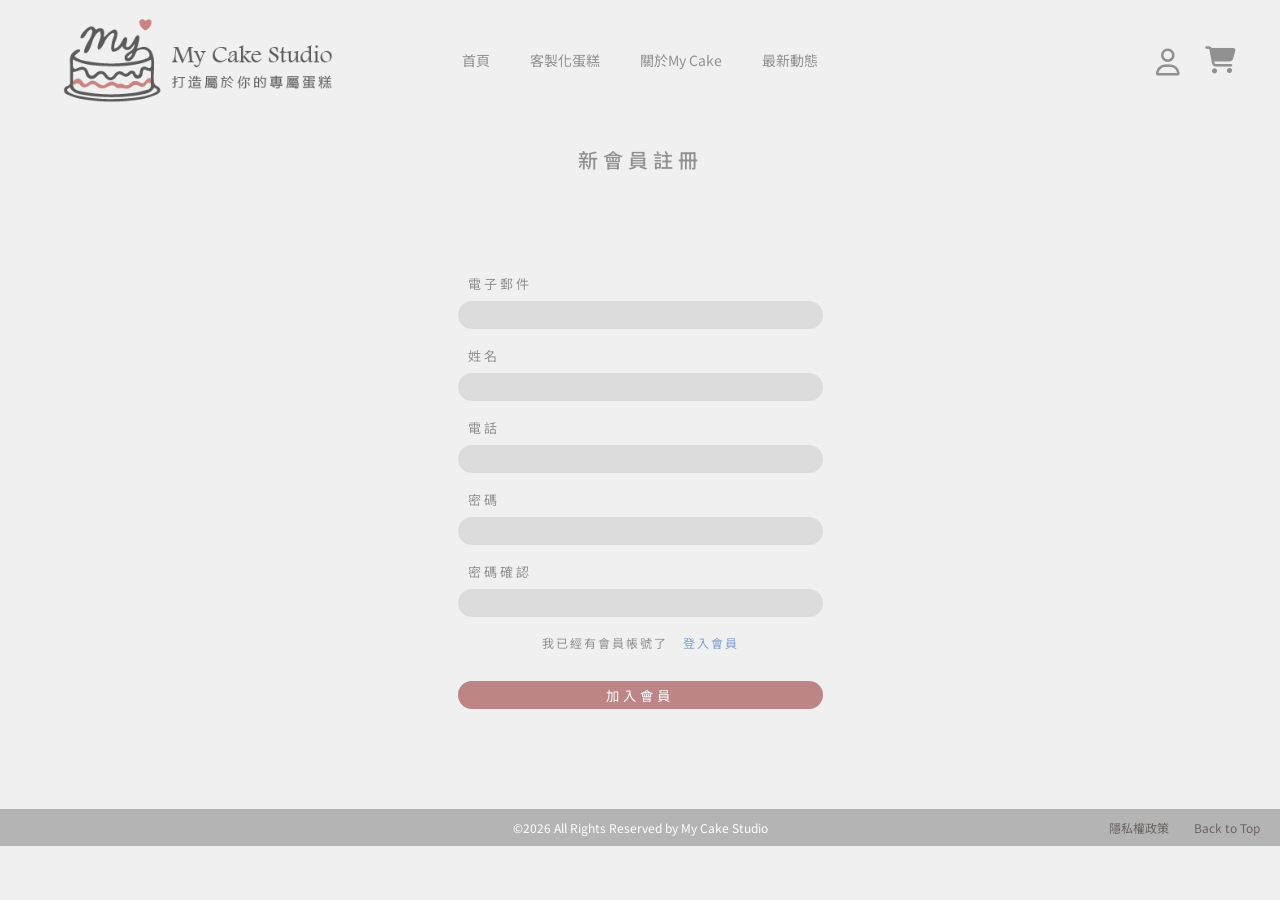
<file: register.html>
<!DOCTYPE html>
<html lang="en">

<head>
    <meta charset="UTF-8">
    <meta name="viewport" content="width=device-width, initial-scale=1.0">
    <title>My Cake Studio</title>
    <!-- 字體 -->
    <link rel="preconnect" href="https://fonts.googleapis.com">
    <link rel="preconnect" href="https://fonts.gstatic.com" crossorigin>

    <link href="https://fonts.googleapis.com/css2?family=Noto+Sans+TC:wght@300;400;500&display=swap" rel="stylesheet">
    <!-- icon -->
    <link rel="stylesheet" href="https://cdnjs.cloudflare.com/ajax/libs/font-awesome/6.5.2/css/all.min.css">

    <link rel="stylesheet" href="./register.css">

</head>

<body>
    <!-- ========HEADER=========== -->
    <header class="header">
        <div class="header-inner">
            <a href="./index.html" class="logo">
                <img src="./indeximg/logo.png" alt="My Cake Studio">
            </a>
        </div>

        <nav class="nav" id="mainNav">
            <a href="./index.html">首頁</a>
            <a href="./customizeCake.html">客製化蛋糕</a>
            <a href="./about.html">關於My Cake</a>
            <a href="./news.html">最新動態</a>
        </nav>

        <div class="header-icon">
            <button class="mobile-menu-toggle" id="mobileMenuBtn">
                <i class="fa-solid fa-bars"></i>
            </button>
            <!-- 會員選單 Wrapper -->
            <div class="member-menu-wrapper" style="position: relative;">
                <!-- 點擊觸發彈出選單的按鈕 -->
                <a href="javascript:void(0)" id="openMemberBtn">
                    <i class="fa-regular fa-user"></i>
                </a>

                <!-- 點擊圖示後彈出的下拉選單 -->
                <div class="member-dropdown" id="memberDropdown">
                    <!-- 未登入狀態：顯示登入與註冊按鈕 -->
                    <div id="loggedOutView" class="member-view">
                        <div class="member-btn-group">
                            <a href="./login.html" class="member-btn login-btn">會員登入</a>
                            <a href="./register.html" class="member-btn register-btn">新會員註冊</a>
                        </div>
                    </div>

                    <!-- 已登入狀態：顯示個人帳戶選單（已移除登出） -->
                    <div id="loggedInView" class="member-view" style="display: none;">
                        <div class="user-greeting">嗨，<span id="userNameDisplay">會員</span></div>
                        <hr class="menu-divider">
                        <ul class="member-links">
                            <li><a href="./member.html">我的帳戶</a></li>
                            <li><a href="#">訂單查詢</a></li>
                        </ul>
                    </div>
                </div>
            </div>

            <!-- 購物車圖示 -->
            <a href="javascript:void(0)" class="cart-icon-wrapper" id="openCartBtn">
                <i class="fa-solid fa-cart-shopping"></i>
                <span class="cart-badge" id="cartBadge"></span>
            </a>
        </div>
    </header>
    <!-- ========REGISTER=========== -->
    <main class="register">
        <h1>新會員註冊</h1>
        <form class="register-form">
            <div class="form-group">
                <label for="email">電子郵件</label>
                <input type="email" id="email" name="email" required>
            </div>

            <div class="form-group">
                <label for="name">姓名</label>
                <input type="text" id="name" name="name" required>
            </div>

            <div class="form-group">
                <label for="phone">電話</label>
                <input type="tel" id="phone" name="phone" required>
            </div>

            <div class="form-group">
                <label for="password">密碼</label>
                <input type="password" id="password" name="password" required>
            </div>

            <div class="form-group">
                <label for="password-confirm">密碼確認</label>
                <input type="password" id="password-confirm" name="password-confirm" required>
            </div>
            <div class="login-link">
                <span>我已經有會員帳號了</span>
                <a href="./login.html">登入會員</a>
            </div>
            <button type="submit" class="register-btn">加入會員</button>
        </form>
    </main>
    <!-- ======== 購物車側邊抽屜 (Drawer) =========== -->
    <div class="cart-drawer-overlay" id="cartOverlay"></div>
    <div class="cart-drawer" id="cartDrawer">
        <div class="cart-drawer-header">
            <h3>購物車清單</h3>
            <button class="close-cart" id="closeCartBtn">&times;</button>
        </div>
        <div class="cart-items-list" id="cartItemsList">
            <!-- 購物車項目會由 JavaScript 動態寫入 -->
        </div>
        <div class="cart-drawer-footer">
            <div class="cart-total-row">
                <span>總計金額</span>
                <span id="drawerTotalAmount">NT$ 0</span>
            </div>
            <button class="checkout-btn" onclick="handleCheckout()">前往結帳</button>
        </div>
    </div>
    <!-- ========FOOTER=========== -->
    <footer>
        <p>&copy;2026 All Rights Reserved by My Cake Studio
        </p>
        <div>
            <a href="#">隱私權政策</a>
            <a href="#">Back to Top</a>
        </div>
    </footer>

   <script>
    document.addEventListener("DOMContentLoaded", function () {
         // ==================== 手機版漢堡選單邏輯 ================
            const mobileMenuBtn = document.getElementById("mobileMenuBtn");
            const mainNav = document.getElementById("mainNav");
            if (mobileMenuBtn && mainNav) {
                mobileMenuBtn.addEventListener("click", function () {
                    // 點擊時切換 active 狀態 
                    mainNav.classList.toggle("active");
                    // 檢查目前選單狀態 
                    console.log("目前選單是否開啟：",
                        mainNav.classList.contains("active"));
                });
            }
        // 1. 從 localStorage 讀取購物車資料
        let cart = JSON.parse(localStorage.getItem("cake_cart")) || [];

        // 2. 取得 DOM 元素
        const registerForm = document.querySelector(".register-form");
        const cartBadge = document.getElementById("cartBadge");
        const cartItemsList = document.getElementById("cartItemsList");
        const drawerTotalAmount = document.getElementById("drawerTotalAmount");
        const cartDrawer = document.getElementById("cartDrawer");
        const cartOverlay = document.getElementById("cartOverlay");
        const openCartBtn = document.getElementById("openCartBtn");
        const closeCartBtn = document.getElementById("closeCartBtn");

        // 3. 表單提交處理（註冊 + 自動登入與動態跳轉）
        if (registerForm) {
            registerForm.addEventListener("submit", function (e) {
                e.preventDefault(); // 阻擋預設表單送出行為

                // 取得表單欄位值
                const email = document.getElementById("email").value.trim().toLowerCase();
                const name = document.getElementById("name").value.trim();
                const phone = document.getElementById("phone").value.trim();
                const password = document.getElementById("password").value;
                const passwordConfirm = document.getElementById("password-confirm").value;

                // 密碼一致性驗證
                if (password !== passwordConfirm) {
                    alert("兩次輸入的密碼不一致！");
                    return;
                }

                // 讀取所有已註冊會員
                const users = JSON.parse(localStorage.getItem("users") || "[]");

                // 檢查 Email 是否重複
                const existingUser = users.find(function (user) {
                    return user.email === email;
                });
                
                if (existingUser) {
                    alert("這個 Email 已經註冊過了！");
                    return;
                }

                // 建立新會員資料物件
                const newUser = {
                    email: email,
                    name: name,
                    phone: phone,
                    password: password
                };

                // 把新會員加入會員資料庫（陣列）
                users.push(newUser);
                localStorage.setItem("users", JSON.stringify(users));

                // 🌟 Key 修改 1：註冊成功後自動保持登入狀態
                const currentUser = {
                    email: newUser.email,
                    name: newUser.name,
                    phone: newUser.phone,
                    isLoggedIn: true
                };
                localStorage.setItem("user_info", JSON.stringify(currentUser));

                alert("註冊成功！已自動為您登入。");

                // 🌟 Key 修改 2：檢查網址參數，決定要跳轉到結帳頁還是首頁
                const urlParams = new URLSearchParams(window.location.search);
                const redirectTarget = urlParams.get("redirect");

                if (redirectTarget === "checkout") {
                    window.location.href = "./checkout.html";
                } else {
                    window.location.href = "./index.html";
                }
            });
        }

        // 4. 控制側邊抽屜開啟/關閉
        function toggleCart(open) {
            if (cartDrawer && cartOverlay) {
                if (open) {
                    cartDrawer.classList.add("active");
                    cartOverlay.classList.add("active");
                } else {
                    cartDrawer.classList.remove("active");
                    cartOverlay.classList.remove("active");
                }
            }
        }

        // 5. 更新購物車 UI (渲染清單與計算總金額)
        function updateCartUI() {
            localStorage.setItem("cake_cart", JSON.stringify(cart));

            if (cartBadge) {
                const totalCount = cart.length;
                cartBadge.textContent = totalCount;
                cartBadge.style.display = totalCount > 0 ? "flex" : "none";
            }

            if (!cartItemsList) return;
            cartItemsList.innerHTML = "";

            if (cart.length === 0) {
                cartItemsList.innerHTML = `<div class="empty-msg">購物車目前是空的</div>`;
                if (drawerTotalAmount) drawerTotalAmount.textContent = "NT\$ 0";
                return;
            }

            let grandTotal = 0;
            let listHtml = "";

            cart.forEach((item, index) => {
                grandTotal += Number(item.price) || 0;

                listHtml += `
                <div class="cart-item">
                    <div class="cart-item-info">
                        <div class="cart-item-title">客製化蛋糕 (${item.size ? item.size + '吋' : '未指定'})</div>
                        <div class="cart-item-detail">
                            口味: ${item.flavor || '預設'} / 風格: ${item.style || '無'} / 顏色: ${item.color || '預設'}<br>
                            ${item.text ? `標語: "${item.text}"` : '無標語'}
                        </div>
                    </div>
                    <div style="text-align: right;">
                        <div class="cart-item-price">NT$ ${item.price}</div>
                        <span class="remove-item" onclick="removeCartItem(${index})" style="cursor:pointer;">
                            <i class="fa-solid fa-trash-can"></i>
                        </span>
                    </div>
                </div>
                `;
            });

            cartItemsList.innerHTML = listHtml;

            if (drawerTotalAmount) {
                drawerTotalAmount.textContent = `NT$ ${grandTotal}`;
            }
        }

        // 6. 提供刪除項目的全域函式
        window.removeCartItem = function (index) {
            cart.splice(index, 1);
            updateCartUI();
        };

        // 7. 跨頁面同步購物車
        window.addEventListener("storage", function (e) {
            if (e.key === "cake_cart") {
                cart = JSON.parse(e.newValue) || [];
                updateCartUI();
            }
        });

        // 8. 事件監聽
        if (openCartBtn) {
            openCartBtn.addEventListener("click", function (e) {
                e.preventDefault();
                toggleCart(true);
            });
        }

        if (closeCartBtn) closeCartBtn.addEventListener("click", () => toggleCart(false));
        if (cartOverlay) cartOverlay.addEventListener("click", () => toggleCart(false));

        // 初始渲染購物車
        updateCartUI();

        // ==== 會員下拉選單邏輯 ===========
        const openMemberBtn = document.getElementById("openMemberBtn");
        const memberDropdown = document.getElementById("memberDropdown");
        const loggedOutView = document.getElementById("loggedOutView");
        const loggedInView = document.getElementById("loggedInView");
        const userNameDisplay = document.getElementById("userNameDisplay");

        // 檢查登入狀態並更新顯示切換
        function checkUserLoginStatus() {
            const userInfo = JSON.parse(localStorage.getItem("user_info"));
            if (userInfo && userInfo.isLoggedIn) {
                if (loggedOutView) loggedOutView.style.display = "none";
                if (loggedInView) loggedInView.style.display = "block";
                if (userNameDisplay) userNameDisplay.textContent = userInfo.name || "會員";
            } else {
                if (loggedOutView) loggedOutView.style.display = "block";
                if (loggedInView) loggedInView.style.display = "none";
            }
        }

        // 點擊會員 icon 開關彈出選單
        if (openMemberBtn) {
            openMemberBtn.addEventListener("click", function (e) {
                e.stopPropagation();
                checkUserLoginStatus();
                if (memberDropdown) memberDropdown.classList.toggle("active");
            });
        }

        // 點擊頁面其他空白處時自動關閉選單
        document.addEventListener("click", function (e) {
            if (memberDropdown && !memberDropdown.contains(e.target) && openMemberBtn && !openMemberBtn.contains(e.target)) {
                memberDropdown.classList.remove("active");
            }
        });
    });

    // 購物車按鈕：前往結帳邏輯 (需放在 DOMContentLoaded 外面)
    function handleCheckout() {
        const userInfo = JSON.parse(localStorage.getItem("user_info"));
        if (userInfo && userInfo.isLoggedIn) {
            window.location.href = './checkout.html';
        } else {
            window.location.href = './login.html?redirect=checkout';
        }
    }
</script>
</body>

</html>
</file>
<file: index.css>
* {
    margin: 0;
    padding: 0;
    font-family: "Noto Sans TC", sans-serif;
    box-sizing: border-box;
}

body {
    color: rgb(145, 145, 145);
    background-color: rgb(240, 240, 240);
    font-size: 13px;
    min-height: 100vh;
}

a {
    text-decoration: none;
    color: inherit;
}

img {
    display: block;
    width: 100%;
}

button {
    font-family: inherit;
    border: none;
    cursor: pointer;
}
/* <!-- ========HEADER=========== --> */
.header {
    height: 120px;
    display: flex;
    align-items: center;
    justify-content: center;
    position: relative;
}

/* LOGO */
.header-inner {
    position: absolute;
    left: 50px;
    top: 50%;
    transform: translateY(-50%);
}

.logo img {
    width: 300px;
}


/* 導覽列 */
.nav {
    display: flex;
    gap: 40px;
}

.nav a {
    font-size: 14px;
    transition: 0.3s;
}

.nav a:hover {
    color: #bd8585;
}

/* 右邊icon */
.header-icon {
    position: absolute;
    right: 45px;
    display: flex;
    gap: 25px;
}

.header-icon a {
    font-size: 27px;
    transition: 0.3s;
}

.header-icon a:hover {
    color: #bd8585;
}

/* <!-- ========HERO=========== --> */
.hero {
    height: 260px;
    background-image: url(./indeximg/banner.jpg);
    background-size: cover;
    background-position: center 34%;
    position: relative;
}

/* 左邊文字 */
.hero-content {
    position: absolute;
    left: 9%;
    top: 50%;
    transform: translateY(-50%);
    text-align: center;
}

.hero-content h2 {
    font-size: 19px;
    line-height: 1.5;
    color: #bd8585;
    font-weight: 500;
}

/* 動畫開始 */
.hero-line {
    width: 200px;
    height: 2px;
    /* 稍微加粗一點點 (從 1px 改為 2px)，流動效果會更顯眼精緻 */
    margin: 12px auto;

    /* 建立帶有亮點漸層的背景，寬度設為 200% */
    background: linear-gradient(90deg,
            #bd8585 0%,
            #fce8e8 50%,
            #bd8585 100%);
    background-size: 200% 100%;

    /* 套用無限循環的流動動畫 */
    animation: flowLine 2s linear infinite;
}

/* 定義漸層位置移動的關鍵影格 */
@keyframes flowLine {
    0% {
        background-position: 100% 0;
    }

    100% {
        background-position: -100% 0;
    }
}

/* 動畫結束 */
.hero-content p {
    font-size: 12px;
    line-height: 1.7;
    color: #bd8585;
    margin-bottom: 20px;
}

/* 按鈕 */
.btn {
    padding: 10px 25px;
    border-radius: 25px;
    background-color: #bd8585;
    color: white;
    font-size: 14px;
    transition: all 0.2s ease;
}

.btn:hover {
    background-color: #a86f6f;
    transform: scale(1.05);
}

.btn:active {
    transform: scale(0.96);
}

/* <!-- ========共用section=========== --> */
.section {
    width: 100%;
    padding: 70px 10%;
}

/* <!-- ========ABOUT=========== --> */
.about {
    display: flex;
    align-items: center;
    justify-content: space-between;
    min-height: 330px;
}

/* 左邊文字 */
.about-text {
    width: 40%;
}

.about-text h2 {
    font-size: 18px;
    color: #bd8585;
    margin-bottom: 30px;
    font-weight: 550;
}

.about-text p {
    font-size: 13px;
    line-height: 2;
}

/* 按鈕 */
.small-btn {
    margin-top: 20px;
    padding: 8px 20px;
    border-radius: 20px;
    background-color: #bd8585;
    color: white;
    font-size: 13px;
    float: right;
    transition: all 0.2s ease;
}

.small-btn:hover {
    background-color: #a86f6f;
    transform: scale(1.05);
}

.small-btn:active {
    transform: scale(0.96);
}

/* 右邊圖片 */
.about-image {
    width: 480px;
    flex-shrink: 0;
}

.about-image img {
    width: 100%;
    height: 300px;
    object-fit: cover;
    border-radius: 15px;
}

/* <!-- ========PROCESS=========== --> */
.section-title {
    width: 100%;
    height: 40px;

    background-color: #bd8585;

    display: flex;
    justify-content: center;
    align-items: center;
    margin-bottom: 80px;
}

.section-title h2 {
    color: white;
    font-size: 14px;
    font-weight: 400;
    letter-spacing: 5px;
    margin: 0;
}

/* 四個流程 */
.process-list {
    width: 80%;
    margin: 0 auto;
    display: flex;
    align-items: center;
}

.process-item {
    flex: 1;
    display: flex;
    justify-content: center;
}

/* 圓圈 */
.circle {
    width: 150px;
    height: 150px;
    border: 3px solid #c9c9c9;
    border-radius: 50%;
    display: flex;
    flex-direction: column;
    justify-content: center;
    align-items: center;
    gap: 10px;
    color: rgb(145, 145, 145);
}

/* 選擇設計預覽訂購 */
.circle span {
    font-size: 14px;
}

.circle i {
    font-size: 30px;
    color: rgb(145, 145, 145);
}

/* 箭頭 */
.arrow {
    flex: 0 0 auto;
    margin: 0 10px;
    font-size: 35px;
    font-weight: bold;
    color: #c9c9c9;
}

/* <!-- ========OCCASION=========== --> */
.section-heading {
    text-align: center;
    margin-bottom: 40px;
}

.section-heading h2 {
    font-size: 18px;
    color: #bd8585;
    font-weight: 550;
}


/* 跑馬燈外框 */
.cake-slider {
    width: 100%;
    overflow: hidden;
}

/* 整條移動的內容 */
.cake-track {
    display: flex;
    width: max-content;
    animation: cakeMove 25s linear infinite;
    animation-play-state: running;
}

/* 每一組蛋糕 */
.cake-group {
    display: flex;
    gap: 25px;
    padding-right: 25px;
    flex-shrink: 0;
}

.cake-card {
    width: 230px;
    height: 180px;
    position: relative;
    background-color: white;
    border-radius: 15px;
    overflow: hidden;
    box-shadow: 0 3px 10px rgba(0, 0, 0, 0.05);
    flex-shrink: 0;
}

.cake-card img {
    width: 100%;
    height: 100%;
    object-fit: cover;
}

.cake-title {
    position: absolute;
    left: 0;
    bottom: 0;
    width: 100%;
    text-align: center;
    padding: 12px 0;
    background-color: rgba(0, 0, 0, 0.2);
    font-size: 14px;
    color: white;
}


@keyframes cakeMove {
    from {
        transform: translateX(0);
    }

    to {
        transform: translateX(-50%);
    }
}

.cake-slider:hover .cake-track {
    animation-play-state: paused;
}

/* <!-- ========LOCATION=========== --> */
.location {
    text-align: center;
}

.location-content {
    display: flex;
    justify-content: center;
    align-items: center;
    gap: 100px;
    margin-bottom: 30px;
}

.map iframe {
    width: 550px;
    height: 350px;
    border-radius: 15px;
}

.address {
    text-align: left;
    font-size: 13px;
    line-height: 2;
}

/* 定義箭頭動態 */
@keyframes arrowPulse {

    0%,
    100% {
        transform: translateX(0) scale(1);
        opacity: 0.3;
        color: #bd8585;
    }

    50% {
        transform: translateX(6px) scale(1.25);
        /* 向右推進並放大 */
        opacity: 1;
        color: #bd8585;
    }
}

.process-list {
    display: flex;
    justify-content: space-around;
    align-items: center;
    /* 讓箭頭與圖示垂直居中對齊 */
    text-align: center;
}

.arrow {
    font-size: 32px;
    /* 箭頭大小 */
    font-weight: bold;
    color: #bd8585;
    user-select: none;
    display: inline-block;
    /* 確保 scale 放大與位移正常運作 */
    animation: arrowPulse 2s infinite ease-in-out;
}

/* 讓三個箭頭交錯時間推進，產生傳遞感 */
.arrow:nth-of-type(1) {
    animation-delay: 0s;
}

.arrow:nth-of-type(2) {
    animation-delay: 0.5s;
}

.arrow:nth-of-type(3) {
    animation-delay: 1.0s;
}


/* ========購物車 Badge 與側邊抽屜 (Drawer) 樣式 =========== */
/* 購物車圖示定位與數字 Badge */
.cart-icon-wrapper {
    position: relative;
    display: inline-flex;
    align-items: center;
    justify-content: center;
    cursor: pointer;
    line-height: 1;
}

.cart-badge {
    position: absolute;
    top: -6px;
    right: -10px;
    color: white;
    background-color: #bd8585;
    font-size: 10px;
    font-weight: bold;
    border-radius: 50%;
    width: 17px;
    height: 17px;
    display: flex;
    align-items: center;
    justify-content: center;
    transition: transform 0.2s cubic-bezier(0.175, 0.885, 0.32, 1.275);
    box-shadow: 0 2px 4px rgba(0, 0, 0, 0.15);
}

/*購物車側邊抽屜 (Drawer) 與半透明背景遮罩 */
.cart-drawer-overlay {
    position: fixed;
    top: 0;
    left: 0;
    width: 100vw;
    height: 100vh;
    background: rgba(0, 0, 0, 0.35);
    opacity: 0;
    visibility: hidden;
    transition: opacity 0.3s ease, visibility 0.3s ease;
    z-index: 998;
}

.cart-drawer-overlay.active {
    opacity: 1;
    visibility: visible;
}

.cart-drawer {
    position: fixed;
    top: 0;
    right: -380px;
    width: 350px;
    max-width: 85vw;
    height: 100vh;
    background-color: #f7f7f7;
    box-shadow: -4px 0 15px rgba(0, 0, 0, 0.08);
    transition: right 0.35s cubic-bezier(0.4, 0, 0.2, 1);
    z-index: 999;
    display: flex;
    flex-direction: column;
    padding: 25px 20px;
}

/* 滑出顯示 */
.cart-drawer.active {
    right: 0;
}

/* 抽屜內部結構樣式 */
.cart-drawer-header {
    display: flex;
    justify-content: space-between;
    align-items: center;
    border-bottom: 1px solid #e0e0e0;
    padding-bottom: 15px;
}

.cart-drawer-header h3 {
    font-size: 15px;
    font-weight: 600;
    color: #666;
    letter-spacing: 1px;
}

.close-cart {
    background: transparent;
    font-size: 22px;
    color: #999;
    transition: color 0.2s;
}

.close-cart:hover {
    color: #bd8585;
}

/* 購物車商品列表區塊 */
.cart-items-list {
    flex: 1;
    overflow-y: auto;
    margin: 15px 0;
    padding-right: 5px;
}

.cart-item {
    display: flex;
    justify-content: space-between;
    align-items: flex-start;
    background-color: #ffffff;
    border-radius: 8px;
    padding: 12px;
    margin-bottom: 12px;
    box-shadow: 0 2px 6px rgba(0, 0, 0, 0.03);
}

.cart-item-info {
    font-size: 12px;
    color: #666;
}

.cart-item-title {
    font-weight: 600;
    color: #444;
    margin-bottom: 4px;
    font-size: 13px;
}

.cart-item-detail {
    font-size: 11px;
    color: #888;
    line-height: 1.5;
}

.cart-item-price {
    font-weight: 600;
    color: #bd8585;
    font-size: 13px;
}

.remove-item {
    color: #ccc;
    cursor: pointer;
    font-size: 13px;
    margin-left: 10px;
    transition: color 0.2s;
}

.remove-item:hover {
    color: #e74c3c;
}

.empty-msg {
    text-align: center;
    color: #aaa;
    margin-top: 50px;
    font-size: 13px;
}

/* 抽屜底部結帳區塊 */
.cart-drawer-footer {
    border-top: 1px solid #e0e0e0;
    padding-top: 15px;
}

.cart-total-row {
    display: flex;
    justify-content: space-between;
    font-size: 13px;
    font-weight: 600;
    color: #bd8585;
    margin-bottom: 15px;
    letter-spacing: 1px;
}

.cart-total-row span:last-child {
    color: #bd8585;
    font-size: 15px;
}

.checkout-btn {
    width: 100%;
    height: 38px;
    background-color: #bd8585;
    color: #ffffff;
    border-radius: 20px;
    font-size: 13px;
    letter-spacing: 1px;
    transition: all 0.2s ease;
}

.checkout-btn:active {
    transform: scale(0.96);
}

.checkout-btn:hover {
    background-color: #a86f6f;
    transform: scale(1.05);
}

/* ========會員彈出選單 =========== */
.member-menu-wrapper {
    position: relative;
    display: inline-flex;
    align-items: center;
}

/* 1. 彈出選單本體 */
.member-dropdown {
    position: absolute;
    top: calc(100% + 8px);
    right: -5px;
    width: 125px;
    /* 精緻寬度 */
    background-color: #f6f6f6;
    box-shadow: 0 4px 15px rgba(0, 0, 0, 0.12);
    border-radius: 12px;
    padding: 10px;
    display: none;
    z-index: 1000;
    transition: all 0.2s ease;
}

/* 點擊圖示後加上 active 顯示 */
.member-dropdown.active {
    display: block;
    animation: dropdownFadeIn 0.2s ease-out;
}

@keyframes dropdownFadeIn {
    from {
        opacity: 0;
        transform: translateY(-6px);
    }

    to {
        opacity: 1;
        transform: translateY(0);
    }
}

/* 2. 已登入問候語 */
.user-greeting {
    font-size: 14px !important;
    font-weight: bold;
    letter-spacing: 0.3px;
    padding-bottom: 6px;
    margin-bottom: 6px;
    text-align: center;
}

.user-greeting span {
    color: #bd8585;
    text-transform: uppercase;
}

/* 3. 按鈕與連結區塊 */
.member-btn-group,
.member-links {
    list-style: none;
    padding: 0;
    margin: 0;
    display: flex;
    flex-direction: column;
    gap: 2px;
    /* 縮小按鈕之間的間距 */
}

/* 4. 無方框按鈕（背景透明、無陰影） */
.member-btn,
.member-links li a {
    display: block;
    text-align: center;
    padding: 6px 0 !important;
    font-size: 14px !important;
    font-weight: 500;
    line-height: 1.4 !important;
    color: rgb(145, 145, 145) !important;
    background-color: transparent !important;
    /* 移除白色背景方框 */
    border-radius: 12px;
    text-decoration: none;
    border: none !important;
    box-shadow: none !important;
    /* 移除方框陰影 */
    transition: all 0.2s ease;
}

/* 懸浮效果 (Hover) */
.member-btn:hover,
.member-links li a:hover {
    color: #bd8585 !important;
    background-color: #ededed !important;
    /* 滑過去時呈現微深的灰色微光，視覺更舒適 */
    transform: none;
}

/* <!-- ========FOOTER=========== --> */
footer {
    padding: 10px 20px;
    background-color: rgb(180, 180, 180);
    color: white;
    font-size: 12px;

    display: flex;
    align-items: center;
    justify-content: flex-end;

    position: relative;
}

footer p {
    margin: 0;

    /* 固定在整個 footer 正中央 */
    position: absolute;
    left: 50%;
    transform: translateX(-50%);
}

footer div {
    display: flex;
    gap: 25px;
}

footer div a {
    color: rgb(110, 100, 100);
}

footer a:hover {
    text-decoration: underline;
}


/* 電腦版：預設隱藏漢堡按鈕 */
.mobile-menu-toggle {
    display: none;
    background: none;
    border: none;
    font-size: 22px;
    cursor: pointer;
    color: rgb(145, 145, 145);
    transition: color 0.2s;
    padding: 0;
    line-height: 1;
    align-items: center;
    justify-content: center;
}
/* 當螢幕在 769px 到 900px 之間時的過渡調整 */
@media (max-width: 1100px) and (min-width: 901px) {
    .header {
        padding: 0 20px;
    }
    .header-inner{
        left: 25px;
    }
    .logo img {
        width: 200px; /* 將 Logo 稍微縮小一點點 */
    }
    .nav {
        gap: 20px; /* 縮小導覽列文字之間的間距 */
    }
    .nav a {
        font-size: 13px; /* 稍微調小字體 */
    }
    .header-icon{
        right: 25px;
        gap: 15px;
    }
}
@media (max-width: 900px) {
    
    .mobile-menu-toggle {
        display: inline-flex;
        align-items: center;
        justify-content: center;
    }
    /* Header */
    .header {
        height: 80px;
        padding: 0 15px;
        justify-content: space-between;
        position: relative;
        z-index: 1001;
    }

    .header-inner {
        position: static;
        transform: none;
    }

    .logo img {
        width: 150px;
    }

    .header-icon {
        position: static;
        gap: 20px;
        align-items: center;
    }

    /* 漢堡選單 */
    .nav {
        display: none;
        position: absolute;
        top: 80px;
        left: 0;
        width: 100%;
        background-color: #f7f7f7;
        flex-direction: column;
        gap: 0;
        box-shadow: 0 4px 10px rgba(0, 0, 0, 0.08);
        padding: 15px 0;
        z-index: 1000;
        text-align: center;
    }

    .nav.active {
        display: flex;
    }
    .nav a{
        padding: 18px 0;
    }
    /* Banner */
    .hero {
        height: 280px;
        background-size: cover;
        background-position: center center;
        position: relative;
    }

    .hero-content {
        left: 5%;
        right: auto;
        width: auto;
        top: 50%;
        transform: translateY(-50%);
    }

    .hero-content h2 {
        font-size: 16px;
        line-height: 1.5;
    }

    .hero-content p {
        font-size: 12px;
        line-height: 1.7;
        margin-bottom: 15px;
    }
    /* 3. About 關於我們區塊調整 */
    .about {
        flex-direction: column;
        padding: 40px 5%;
        gap: 30px;
    }

    .about-text {
        width: 100%;
        text-align: center;
    }

    .about-image {
        width: 100%;
    }

    .about-image img {
        height: 300px;
    }

    .small-btn {
        float: none;
        display: inline-block;
    }

    /* 4. Process 客製化流程調整 */
    .process-list {
        flex-direction: column;
        gap: 15px;
        width: 100%;
    }

    .arrow {
        transform: rotate(90deg); /* 手機上將箭頭改為朝下 */
        margin: 5px 0;
        animation: none; /* 手機版簡化動畫 */
    }

    /* 5. Location 門市位置調整 */
    .location-content {
        flex-direction: column;
        gap: 30px;
    }

    .map iframe {
        width: 400px !important;
        height: 280px !important;
    }

    .address {
        text-align: center;
    }

    /* 6. Footer 調整 */
    footer {
        flex-direction: column;
        justify-content: center;
        gap: 10px;
        padding: 20px;
        text-align: center;
    }

    footer p {
        position: static;
        transform: none;
    }

}
</file>
<file: about.css>
* {
    margin: 0;
    padding: 0;
    font-family: "Noto Sans TC", sans-serif;
    box-sizing: border-box;
}

body {
    color: rgb(145, 145, 145);
    background-color: rgb(240, 240, 240);
    font-size: 13px;
    overflow-x: hidden;
}

a {
    text-decoration: none;
    color: inherit;
}

img {
    display: block;
    width: 100%;
}

button {
    font-family: inherit;
    border: none;
    cursor: pointer;
}

/* <!-- ========HEADER=========== --> */
.header {
    height: 120px;
    display: flex;
    align-items: center;
    justify-content: center;
    position: relative;
}

/* LOGO */
.header-inner {
    position: absolute;
    left: 50px;
    top: 50%;
    transform: translateY(-50%);
}

.logo img {
    width: 300px;
}


/* 導覽列 */
.nav {
    display: flex;
    gap: 40px;
}

.nav a {
    font-size: 14px;
    transition: 0.3s;
}

.nav a:hover {
    color: #bd8585;
}

/* 右邊icon */
.header-icon {
    position: absolute;
    right: 45px;
    display: flex;
    gap: 25px;
}

.header-icon a {
    font-size: 27px;
    transition: 0.3s;
}

.header-icon a:hover {
    color: #bd8585;
}

/* <!-- ========MAIN=========== --> */
main {
    width: 85%;
    max-width: 1050px;
    margin: 0 auto;
}

main h1 {
    text-align: center;
    font-size: 20px;
    font-weight: 500;
    margin: 25px 0 100px;
    letter-spacing: 5px;
}

/* <!-- ========品牌故事=========== --> */
.hero {
    display: flex;
    align-items: center;
    gap: 20px;
    margin-bottom: 100px;
}

/* 左邊文字 */
.hero-content {
    width: 550px;
    flex: none;
}

.hero-content h2 {
    color: #bd8585;
    font-size: 18px;
    font-weight: 550;
    margin-bottom: 40px;
}

.hero-content p {
    font-size: 13px;
    line-height: 2;
    margin-bottom: 5px;
}

/* 右邊圖片 */
.hero div:last-child {
    width: 480px;
    flex-shrink: 0;
}

.hero div:last-child img {
    width: 100%;
    height: 300px;
    object-fit: cover;
    border-radius: 15px;
}

/* <!-- ========ABOUT=========== --> */
.about {
    margin-bottom: 100px;
}

.about-text {
    display: flex;
    align-items: stretch;
    overflow: hidden;
    border-radius: 15px;
    height: 250px;
    position: relative;
}

/* 左邊蛋糕照片 */
.about-text div:first-child {
    width: 50%;
    flex-shrink: 0;
}

.about-text div:first-child img {
    width: 100%;
    height: 100%;
    object-fit: cover;
    object-position: center 55%;
}

/* 右邊文字 */
.about-text div:last-child {
    width: 55%;
    margin-left: -5%;
    background-color: rgb(185, 185, 185);
    color: white;
    display: flex;
    flex-direction: column;
    justify-content: center;
    align-items: center;
    padding: 30px 40px 30px 70px;
    clip-path: polygon(9% 0, 100% 0, 100% 100%, 0 100%);
    position: relative;
    z-index: 2;
}

.about-text div:last-child h2,
.about-text div:last-child p {
    width: 85%;
}

.about-text h2 {
    font-size: 18px;
    font-weight: 550;
    margin-bottom: 30px;
}

.about-text p {
    font-size: 12px;
    line-height: 1.8;
    margin-bottom: 5px;
}

/* <!-- ========品牌理念=========== --> */
.process {
    margin-bottom: 40px;
}

.process h2 {
    text-align: center;
    color: #bd8585;
    font-size: 18px;
    font-weight: 550;
    margin-bottom: 100px;
}

.process-list {
    display: flex;
    justify-content: space-around;
    text-align: center;
}

.process-item {
    width: 28%;
}

.circle {
    display: flex;
    flex-direction: column;
    align-items: center;
}

.circle i {
    color: #bd8585;
    font-size: 40px;
    margin-bottom: 25px;
}

.circle h3 {
    font-size: 15px;
    font-weight: 550;
    margin-bottom: 30px;
}

.circle p {
    width: 120px;
    font-size: 12px;
    line-height: 2;
    text-align: center
}

/* <!-- ========食材圖片=========== --> */
.ingredient-photo {
    width: 100vw;
    height: 220px;
    margin-top: 10px;
    margin-left: calc(50% - 50vw);
    position: relative;
    overflow: hidden;
}

.ingredient-photo img {
    width: 100%;
    height: 100%;
    object-fit: cover;
    object-position: center 35%;
}

.ingredient-photo::after {
    content: "";
    position: absolute;
    inset: 0;
    background: linear-gradient(to bottom,
            rgb(240, 240, 240) 0%,
            rgba(240, 240, 240, 0.75) 25%,
            rgba(240, 240, 240, 0.35) 45%,
            rgba(240, 240, 240, 0) 65%);
    pointer-events: none;

}
/* ========新增：購物車 Badge 與側邊抽屜 (Drawer) 樣式 =========== */
/* 購物車圖示定位與數字 Badge */
.cart-icon-wrapper{
    position: relative;
    display: inline-flex;
    align-items: center;
    justify-content: center;
    cursor: pointer;
    line-height: 1;
}

.cart-badge{
    position: absolute;
    top:-6px;
    right: -10px;
    color: white;
    background-color: #bd8585;
    font-size: 10px;
    font-weight: bold;
    border-radius: 50%;
    width: 17px;
    height: 17px;
    display: flex;
    align-items: center;
    justify-content: center;
    transition: transform 0.2s cubic-bezier(0.175, 0.885, 0.32, 1.275);
    box-shadow: 0 2px 4px rgba(0, 0, 0, 0.15);
}

/*購物車側邊抽屜 (Drawer) 與半透明背景遮罩 */
.cart-drawer-overlay{
    position: fixed;
    top: 0;
    left: 0;
    width: 100vw;
    height: 100vh;
    background: rgba(0, 0, 0, 0.35);
    opacity: 0;
    visibility: hidden;
    transition: opacity 0.3s ease, visibility 0.3s ease;
    z-index: 998;
}

.cart-drawer-overlay.active{
    opacity: 1;
    visibility: visible;
}

.cart-drawer{
    position: fixed;
    top: 0;
    right: -380px;
    width: 350px;
    max-width: 85vw;
    height: 100vh;
    background-color: #f7f7f7;
    box-shadow: -4px 0 15px rgba(0, 0, 0, 0.08);
    transition: right 0.35s cubic-bezier(0.4, 0, 0.2, 1);
    z-index: 999;
    display: flex;
    flex-direction: column;
    padding: 25px 20px;
}
/* 滑出顯示 */
.cart-drawer.active{
    right: 0;   
}
/* 抽屜內部結構樣式 */
.cart-drawer-header{
    display: flex;
    justify-content: space-between;
    align-items: center;
    border-bottom: 1px solid #e0e0e0;
    padding-bottom: 15px;
}
.cart-drawer-header h3{
    font-size: 15px;
    font-weight: 600;
    color: #666;
    letter-spacing: 1px;
}
.close-cart{
    background: transparent;
    font-size: 22px;
    color: #999;
    transition: color 0.2s;
}
.close-cart:hover{
    color: #bd8585;
}
/* 購物車商品列表區塊 */
.cart-items-list{
    flex: 1;
    overflow-y: auto;
    margin: 15px 0;
    padding-right: 5px;
}
.cart-item{
    display: flex;
    justify-content: space-between;
    align-items: flex-start;
    background-color: #ffffff;
    border-radius: 8px;
    padding: 12px;
    margin-bottom: 12px;
    box-shadow: 0 2px 6px rgba(0, 0, 0, 0.03);
}
.cart-item-info{
    font-size: 12px;
    color: #666;
}

.cart-item-title{
    font-weight: 600;
    color: #444;
    margin-bottom: 4px;
    font-size: 13px;
}

.cart-item-detail{
    font-size: 11px;
    color: #888;
    line-height: 1.5;
}
.cart-item-price{
    font-weight: 600;
    color: #bd8585;
    font-size: 13px;
}
.remove-item{
    color:#ccc;
    cursor: pointer;
    font-size: 13px;
    margin-left: 10px;
    transition: color 0.2s;
}
.remove-item:hover{
    color: #e74c3c;
}
.empty-msg{
    text-align: center;
    color: #aaa;
    margin-top: 50px;
    font-size: 13px;
}
/* 抽屜底部結帳區塊 */
.cart-drawer-footer{
    border-top: 1px solid #e0e0e0;
    padding-top: 15px;
}
.cart-total-row{
    display: flex;
    justify-content: space-between;
    font-size: 13px;
    font-weight: 600;
    color:#bd8585;
    margin-bottom: 15px;
    letter-spacing: 1px;
}

.cart-total-row span:last-child{
    color: #bd8585;
    font-size: 15px;
}
.checkout-btn{
    width: 100%;
    height: 38px;
    background-color: #bd8585;
    color: #ffffff;
    border-radius: 20px;
    font-size: 13px;
    letter-spacing: 1px;
    transition: all 0.2s ease;
}

.checkout-btn:active {
    transform: scale(0.96);
}

.checkout-btn:hover{
    background-color: #a86f6f;
    transform: scale(1.05);
}

/* ========會員彈出選單 =========== */
.member-menu-wrapper {
    position: relative;
    display: inline-flex;
    align-items: center;
}

/* 1. 彈出選單本體 */
.member-dropdown {
    position: absolute;
    top: calc(100% + 8px);
    right: -5px;
    width: 125px; /* 精緻寬度 */
    background-color: #f6f6f6;
    box-shadow: 0 4px 15px rgba(0, 0, 0, 0.12);
    border-radius: 12px;
    padding: 10px;
    display: none;
    z-index: 1000;
    transition: all 0.2s ease;
}

/* 點擊圖示後加上 active 顯示 */
.member-dropdown.active {
    display: block;
    animation: dropdownFadeIn 0.2s ease-out;
}

@keyframes dropdownFadeIn {
    from {
        opacity: 0;
        transform: translateY(-6px);
    }
    to {
        opacity: 1;
        transform: translateY(0);
    }
}

/* 2. 已登入問候語 */
.user-greeting {
    font-size: 14px !important;
    font-weight: bold;
    letter-spacing: 0.3px;
    padding-bottom: 6px;
    margin-bottom: 6px;
    text-align: center;
}

.user-greeting span {
    color: #bd8585;
    text-transform: uppercase;
}

/* 3. 按鈕與連結區塊 */
.member-btn-group,
.member-links {
    list-style: none;
    padding: 0;
    margin: 0;
    display: flex;
    flex-direction: column;
    gap: 2px; /* 縮小按鈕之間的間距 */
}

/* 4. 無方框按鈕（背景透明、無陰影） */
.member-btn,
.member-links li a {
    display: block;
    text-align: center;
    padding: 6px 0 !important;
    font-size: 14px !important;
    font-weight: 500;
    line-height: 1.4 !important;
    color: rgb(145, 145, 145) !important;
    background-color: transparent !important; /* 移除白色背景方框 */
    border-radius: 12px;
    text-decoration: none;
    border: none !important;
    box-shadow: none !important; /* 移除方框陰影 */
    transition: all 0.2s ease;
}

/* 懸浮效果 (Hover) */
.member-btn:hover,
.member-links li a:hover {
    color: #bd8585 !important;
    background-color: #ededed !important; /* 滑過去時呈現微深的灰色微光，視覺更舒適 */
    transform: none;
}

/* 動畫 */
/* 建立 3D 透視空間 */
.process-item {
    width: 28%;
    perspective: 1000px;
}

.circle i {
    color: #bd8585;
    font-size: 40px;
    margin-bottom: 25px;
    
    /* 確保圖示以自身中心進行 3D 翻轉 */
    display: inline-flex;
    align-items: center;
    justify-content: center;
    
    /* 3D 翻轉過渡效果 */
    transition: transform 0.6s cubic-bezier(0.4, 0.2, 0.2, 1), color 0.3s ease;
    transform-style: preserve-3d;
}

/* 懸浮時純 Icon 進行 Y 軸 3D 翻轉 */
.process-item:hover .circle i {
    transform: rotateY(180deg) scale(1.15);
    color: #a86f6f;
}

/* <!-- ========FOOTER=========== --> */
footer {
    padding: 10px 20px;
    background-color: rgb(180, 180, 180);
    color: white;
    font-size: 12px;

    display: flex;
    align-items: center;
    justify-content: flex-end;

    position: relative;
}

footer p {
    margin: 0;

    /* 固定在整個 footer 正中央 */
    position: absolute;
    left: 50%;
    transform: translateX(-50%);
}

footer div {
    display: flex;
    gap: 25px;
}

footer div a {
    color: rgb(110, 100, 100);
}

footer a:hover {
    text-decoration: underline;
}

/* 電腦版：預設隱藏漢堡按鈕 */
.mobile-menu-toggle {
    display: none;
    background: none;
    border: none;
    font-size: 22px;
    cursor: pointer;
    color: rgb(145, 145, 145);
    transition: color 0.2s;
    padding: 0;
    line-height: 1;
    align-items: center;
    justify-content: center;
}
/* 當螢幕在 769px 到 900px 之間時的過渡調整 */
@media (max-width: 1100px) and (min-width: 901px) {
    .header {
        padding: 0 20px;
    }
    .header-inner{
        left: 25px;
    }
    .logo img {
        width: 200px; /* 將 Logo 稍微縮小一點點 */
    }
    .nav {
        gap: 20px; /* 縮小導覽列文字之間的間距 */
    }
    .nav a {
        font-size: 13px; /* 稍微調小字體 */
    }
    .header-icon{
        right: 25px;
        gap: 15px;
    }
}
@media (max-width: 900px) {
     .mobile-menu-toggle {
        display: inline-flex;
        align-items: center;
        justify-content: center;
    }
    /* Header */
    .header {
        height: 80px;
        padding: 0 15px;
        justify-content: space-between;
        position: relative;
        z-index: 1001;
    }

    .header-inner {
        position: static;
        transform: none;
    }

    .logo img {
        width: 150px;
    }

    .header-icon {
        position: static;
        gap: 20px;
        align-items: center;
    }

    /* 漢堡選單 */
    .nav {
        display: none;
        position: absolute;
        top: 80px;
        left: 0;
        width: 100%;
        background-color: #f7f7f7;
        flex-direction: column;
        gap: 0;
        box-shadow: 0 4px 10px rgba(0, 0, 0, 0.08);
        padding: 15px 0;
        z-index: 1000;
        text-align: center;
    }

    .nav.active {
        display: flex;
    }
    .nav a{
        padding: 18px 0;
    }
    .hero{
        display: flex;
        flex-direction: column;
        align-items: center;
        gap: 25px;
        height: auto;
        margin-bottom: 70px;
        background-image: none;
        position: static;
    }
    .hero-content{
        width: 100%;
        flex:none;
        min-width: 0;
        position: static;
        transform: none;
        text-align: center;
    }
    .hero-content h2{
        margin-bottom: 25px;
        text-align: center;
    }
    .hero-content p{
        margin-bottom: 10px;
        text-align: center;
    }
    .hero-content br{
        display: none;
    }
    /* 圖片 */
    .hero>div:last-child{
        width: 100%;
        flex:none;
        min-width: 0;
    }
    .hero>div:last-child img{
        width: 100%;
        height: 280px;
        object-fit: cover;
        border-radius: 15px;
    }
    .about{
        margin-bottom: 70px;
        padding: 0;
    }
    .about-text{
        display: flex;
        flex-direction: row;
        width: 100%;
        height: auto;
        min-height: 280px;
        overflow: hidden;
        border-radius: 15px;
    }
    .about-text>div:first-child{
        width: 45%;
        flex: 0 0 45%;
        min-width: 0;
    }
    .about-text>div:first-child img{
        width: 100%;
        height: 100%;
        min-height: 280px;
        object-fit: cover;
        object-position: center;
    }
    .about-text>div:last-child{
        width: 60%;
        flex: 1 1 60%;
        min-width: 0;
        margin-left: -5%;
        padding: 25px 20px 25px 35px;
        clip-path: polygon(9% 0, 100% 0, 100% 100%, 0 100%);
    }
    .about-text div:last-child h2,
    .about-text div:last-child p{
        width: 100%;
    }
    .about-text h2{
        font-size: 16px;
        margin-bottom: 20px;
    }
    .about-text p{
        line-height: 1.9;
    }
    .process{
        margin-bottom: 45px;
    }
    .process h2{
        font-size: 18px;
        margin-bottom: 55px;
    }
    .process-list{
        display: flex;
        flex-direction: column;
        justify-content: flex-start;
        align-items: center;
        gap: 40px;
        text-align: center;
    }
    .process-item{
        width: 100%;
        max-width: 300px;
        min-width: 0;
        perspective: 1000px;
    }
    .circle{
        width: 100%;
        display: flex;
        flex-direction: column;
        align-items: center;
    }
    .circle i{
        font-size: 38px;
        margin-bottom: 15px;
    }
    .circle h3{
        font-size: 15px;
        line-height: 1.8;
        margin-bottom: 12px;
    }
    .circle p{
        width: 100%;
        max-width: 260px;
        line-height: 2;
        text-align: center;
    }
    .ingredient-photo{
        height: 180px;
        overflow: hidden;
    }
    .ingredient-photo img{
        width: 100%;
        height: 100%;
        object-fit: cover;
        object-position: center -5%;
    }
   /* 6. Footer 調整 */
    footer {
        flex-direction: column;
        justify-content: center;
        gap: 10px;
        padding: 20px;
        text-align: center;
    }

    footer p {
        position: static;
        transform: none;
    }
}
</file>
<file: cart.css>
* {
    margin: 0;
    padding: 0;
    font-family: "Noto Sans TC", sans-serif;
    box-sizing: border-box;
}

body {
    color: rgb(145, 145, 145);
    background-color: rgb(240, 240, 240);
    font-size: 13px;
    overflow-x: hidden;
}

a {
    text-decoration: none;
    color: inherit;
}

img {
    display: block;
    width: 100%;
}

button {
    font-family: inherit;
    border: none;
    cursor: pointer;
}

/* <!-- ========HEADER=========== --> */
.header {
    height: 120px;
    display: flex;
    align-items: center;
    justify-content: center;
    position: relative;
}

/* LOGO */
.header-inner {
    position: absolute;
    left: 50px;
    top: 50%;
    transform: translateY(-50%);
}

.logo img {
    width: 300px;
}


/* 導覽列 */
.nav {
    display: flex;
    gap: 40px;
}

.nav a {
    font-size: 14px;
    transition: 0.3s;
}

.nav a:hover {
    color: #bd8585;
}

/* 右邊icon */
.header-icon {
    position: absolute;
    right: 45px;
    display: flex;
    gap: 25px;
}

.header-icon a {
    font-size: 27px;
    transition: 0.3s;
}

.header-icon a:hover {
    color: #bd8585;
}
/* <!-- ========MAIN & CHECKOUT=========== --> */
.checkout{
    max-width: 1200px;
    margin: 40px auto 80px;
    padding: 0 40px;
    display: flex;
    justify-content: space-between;
    gap: 80px;
}
.checkout-form{
    flex: 1;
    max-width: 480px;
}
.order-summary{
    flex: 1;
    max-width: 520px;
}
/* 標題樣式 */
.form-section h2, .order-summary h2{
    font-size: 16px;
    font-weight: 550;
    margin-bottom: 25px;
    letter-spacing: 1px;
}
.form-section h2 span{
    font-size: 15px;
    margin-right: 4px;
}
.form-section{
    margin-bottom: 35px;
}
/* 表單元件輸入 */
.form-group{
    margin-bottom: 20px;
}
.form-group label{
    display: block;
    font-size: 13px;
    margin-bottom: 8px;
    letter-spacing: 0.5px;
    padding-left: 10px; 
}
.form-group input, .select-box select{
width: 100%;
height: 28px;
padding: 0 16px;
border: none;
background-color: rgb(220 220 220);
border-radius: 20px;
color: rgb(100, 100, 100);
outline: none;
}
.form-group input:focus{
    background-color: rgb(215 215 215);
}
/* 付款方式 / 發票類型 */
.form-row{
    display: flex;
    gap: 20px;
}
.form-row .form-group{
    flex: 1;
}
/* 自訂下拉式選單 */
.select-box {
    position: relative;
}

.select-box select {
    appearance: none;
    -webkit-appearance: none;
    cursor: pointer;
}

.select-box::after {
    content: "\f107";
    font-family: "Font Awesome 6 Free";
    font-weight: 900;
    position: absolute;
    right: 18px;
    top: 50%;
    transform: translateY(-50%);
    color: #888;
    pointer-events: none;
    font-size: 14px;
}

/* 日期輸入框樣式 */
input[type="date"] {
    position: relative;
    font-family: inherit;
    cursor: pointer;
}

input[type="date"]::-webkit-calendar-picker-indicator {
    background: transparent;
    bottom: 0;
    color: transparent;
    cursor: pointer;
    height: auto;
    left: 0;
    position: absolute;
    right: 0;
    top: 0;
    width: auto;
}

.date-group .input-icon {
    position: relative;
}

.date-group .input-icon::after {
    content: "\f133";
    font-family: "Font Awesome 6 Free";
    font-weight: 400;
    position: absolute;
    right: 18px;
    top: 50%;
    transform: translateY(-50%);
    color: #777;
    pointer-events: none;
    font-size: 15px;
}

/* 門市提醒 */
.pickup-notice{
    background-color: #dadada;
    padding: 20px;
    border-radius: 20px;
    margin-top: 25px;
    font-size: 12px;
    line-height: 1.8;
    color: #bd8585;
}
.pickup-notice h3{
    font-weight: 550;
    margin-bottom: 6px;
}
/* <!-- ========ORDER SUMMARY=========== --> */
.order-product{
    display: flex;
    align-items: center;
    gap: 20px;
    margin-bottom: 300px;
    position: relative;
}
.product-image{
    width: 100px;
    height: 100px;
    border-radius: 20px;
    overflow: hidden;
    flex-shrink: 0;
}
.product-image img{
    width: 100%;
    height: 100%;
    object-fit: cover;
    object-position: center 45%;
}
.product-info{
    flex: 1;
}
.product-info h3{
    font-weight:550;
    font-size: 14px;
    margin-bottom: 6px;
}
.product-info p{
    font-size: 12px;
    color: #999;
    line-height: 1.5;
    margin-bottom: 12px;
}
.product-note{
    color: #aaa;
    font-size: 12px;
}
.product-price{
    font-size: 16px;
    font-weight: 600;
    color: #bd8585;
    letter-spacing: 0.5px;
    align-self: flex-start;
    padding-top: 5px;
}
/* 分隔線與金額 */
.summary-line{
    height: 1px;
    background-color: #ccc;
    margin: 30px 0;
}
.summary-item{
    display: flex;
    justify-content: space-between;
    align-items: center;
    font-size: 15px;
    margin-bottom: 30px;
}
.summary-item strong{
    font-size: 18px;
    color: #bd8585;
    font-weight: 600;
    letter-spacing: 1px;
}
.summary-item.total {
    margin-bottom: 40px;
}
.summary-item.total strong{
    font-size: 22px;
}
/* 確認送出按鈕 */
.submit-btn{
    width: 100%;
    height: 48px;
    background-color: #bd8585;
    color: white;
    border-radius: 25px;
    font-size: 15px;
    font-weight: 500;
    letter-spacing: 2px;
    transition:all 0.2s ease;
}
.submit-btn:hover {
     background-color: #a86f6f;
    transform: scale(1.05);
}
.submit-btn:active {
    transform: scale(0.96);
}
/* <!-- ========FOOTER=========== --> */
footer {
    padding: 10px 20px;
    background-color: rgb(180, 180, 180);
    color: white;
    font-size: 12px;

    display: flex;
    align-items: center;
    justify-content: flex-end;

    position: relative;
}

footer p {
    margin: 0;

    /* 固定在整個 footer 正中央 */
    position: absolute;
    left: 50%;
    transform: translateX(-50%);
}

footer div {
    display: flex;
    gap: 25px;
}

footer div a {
    color: rgb(110, 100, 100);
}

footer a:hover {
    text-decoration: underline;
}
</file>
<file: customizeCake.css>
* {
    margin: 0;
    padding: 0;
    font-family: "Noto Sans TC", sans-serif;
    box-sizing: border-box;
}

body {
    color: rgb(145, 145, 145);
    background-color: rgb(240, 240, 240);
    font-size: 13px;
    overflow-x: hidden;
}

a {
    text-decoration: none;
    color: inherit;
}

img {
    display: block;
    width: 100%;
}

button {
    font-family: inherit;
    border: none;
    cursor: pointer;
}

/* ======== HEADER =========== */
.header {
    height: 120px;
    display: flex;
    align-items: center;
    justify-content: center;
    position: relative;
}

.header-inner {
    position: absolute;
    left: 50px;
    top: 50%;
    transform: translateY(-50%);
}

.logo img {
    width: 300px;
}

.nav {
    display: flex;
    gap: 40px;
}

.nav a {
    font-size: 14px;
    transition: 0.3s;
}

.nav a:hover {
    color: #bd8585;
}

.header-icon {
    position: absolute;
    right: 45px;
    display: flex;
    gap: 25px;
}

.header-icon a {
    font-size: 27px;
    transition: 0.3s;
}

.header-icon a:hover {
    color: #bd8585;
}



/* ======== MAIN =========== */
.customize-cake {
    width: 100%;
    max-width: 1100px;
    min-height: calc(100vh - 160px);
    margin: 0 auto;
    display: grid;
    grid-template-columns: 1fr 1fr;
    padding: 35px 60px 45px;
}

/* 蛋糕預覽區 */
.cake-preview {
    position: relative;
    min-height: 430px;
    display: flex;
    flex-direction: column;
    align-items: center;
}

.cake-preview h2,
.customize-options h2 {
    font-size: 14px;
    font-weight: 550;
    letter-spacing: 2px;
}

.cake-preview h2 {
    transform: translateX(-50px);
}

.preview {
    width: 100%;
    max-width: 320px;
    margin: 70px auto 0;
    transform: translateX(-50px);
}

/* 客製化選項區 */
.customize-options {
    padding-left: 20px;
    padding-right: 5px;
}

.customize-options h2 {
    margin-bottom: 27px;
}

.option-group {
    display: flex;
    align-items: center;
    margin-bottom: 18px;
}

.option-group:first-of-type,
.option-group:nth-of-type(3) {
    align-items: flex-start;
}

.option-group:first-of-type .option-title,
.option-group:nth-of-type(3) .option-title {
    padding-top: 2px;
}

.option-title {
    display: flex;
    align-items: center;
    width: 102px;
    flex-shrink: 0;
    font-size: 12px;
    letter-spacing: 0.5px;
}

.option-title span:first-child {
    margin-right: 7px;
}

.option-title label {
    white-space: nowrap;
}

.option-item {
    flex: 1;
    display: flex;
    align-items: flex-start;
    gap: 22px;
}

/* 單選按鈕樣式 (Radio) */
.radio-option input {
    position: absolute;
    opacity: 0;
    pointer-events: none;
}

.radio-circle {
    display: inline-block;
    flex-shrink: 0;
    width: 11px;
    height: 11px;
    border: 1px solid #999;
    border-radius: 50%;
    margin-right: 8px;
    background-color: transparent;
    position: relative;
}

.radio-option {
    position: relative;
    display: inline-flex;
    align-items: center;
    cursor: pointer;
    font-size: 12px;
    white-space: nowrap;
}

.radio-option input:checked + .radio-circle,
.radio-option input:checked ~ .style-title-box .radio-circle {
    border-color: #999;
}

.radio-option input:checked + .radio-circle::after,
.radio-option input:checked ~ .style-title-box .radio-circle::after {
    content: "";
    position: absolute;
    width: 5px;
    height: 5px;
    background-color: #bd8585;
    border-radius: 50%;
    top: 50%;
    left: 50%;
    transform: translate(-50%, -50%);
}

/* 尺寸選項區塊 */
.option-group:first-of-type .radio-option .size-box {
    display: flex;
    align-items: center;
    gap: 6px;
}

.option-group:first-of-type .radio-option .size-text {
    display: flex;
    flex-direction: column;
}

.option-group:first-of-type .radio-option .size-title,
.option-group:first-of-type .radio-option small {
    line-height: 1.2;
}

.option-group:first-of-type .radio-option small {
    margin-top: 2px;
    font-weight: 300;
}

/* 口味選項隙縫 */
.option-group:nth-of-type(2) .option-item {
    gap: 25px;
}

/* 風格選項 */
.style-options {
    display: flex;
    gap: 20px;
    align-items: flex-start;
}

.style-options .radio-option {
    display: flex;
    flex-wrap: wrap;
    flex-direction: column;
    align-items: flex-start;
    max-width: 85px;
}

.style-title-box {
    display: flex;
    align-items: center;
}

.style-options .style-icon {
    width: 100%;
    margin-top: 10px;
    display: flex;
    justify-content: center;
}

.style-options .style-icon img {
    width: 70px;
    height: auto;
}

/* 顏色選項 */
.color-options {
    display: flex;
    flex-wrap: wrap;
    column-gap: 22px;
    row-gap: 12px;
    max-width: 280px;
}

.color-options .radio-option {
    min-width: 55px;
}

.color-dot {
    display: inline-block;
    width: 11px;
    height: 11px;
    border-radius: 50%;
    margin-left: 5px;
}

.color-dot.white { background-color: white; border: 1px solid #ddd; }
.color-dot.pink  { background-color: #e8c7e8; }
.color-dot.blue  { background-color: #add8ee; }
.color-dot.purple{ background-color: #d9c0f5; }
.color-dot.yellow{ background-color: #fff49a; }

/* 蛋糕文字輸入 */
.text-option {
    position: relative;
    flex-wrap: wrap;
    margin-top: 3px;
}

.text-choice {
    display: flex;
    gap: 22px;
}

.text-input {
    width: 100%;
    margin-left: 102px;
    margin-top: 7px;
    position: relative;
}

.text-input textarea {
    width: 280px;
    height: 60px;
    resize: none;
    border: none;
    outline: none;
    background-color: #dedede;
    padding: 10px;
    font-size: 12px;
    color: #777;
    transition: background-color 0.2s ease;
}

.text-input textarea:focus {
    background-color: #d8d8d8;
}

/* 購物車區塊 */
.cart-area {
    width: 100%;
    margin-top: 30px;
    display: flex;
    align-items: center;
    justify-content: space-between;
    padding-left: 102px;
}

.total-price {
    font-weight: 600;
    font-size: 12px;
    letter-spacing: 2px;
    color: #bd8585;
}

.total-price span {
    margin-left: 4px;
    letter-spacing: 1.5px;
}

.add-cart {
    width: 100px;
    height: 32px;
    border-radius: 15px;
    background-color: #bd8585;
    color: white;
    transition: all 0.2s ease;
}

.add-cart:hover {
    background-color: #a86f6f;
    transform: scale(1.05);
}

.add-cart:active {
    transform: scale(0.96);
}
/* ========新增：購物車 Badge 與側邊抽屜 (Drawer) 樣式 =========== */
/* 購物車圖示定位與數字 Badge */
.cart-icon-wrapper{
    position: relative;
    display: flex;
    align-items: center;
    justify-content: center;
    cursor: pointer;
    line-height: 1;
}

.cart-badge{
    position: absolute;
    top:-6px;
    right: -10px;
    color: white;
    background-color: #bd8585;
    font-size: 10px;
    font-weight: bold;
    border-radius: 50%;
    width: 17px;
    height: 17px;
    display: flex;
    align-items: center;
    justify-content: center;
    transition: transform 0.2s cubic-bezier(0.175, 0.885, 0.32, 1.275);
    box-shadow: 0 2px 4px rgba(0, 0, 0, 0.15);
}

/* 點擊加入購物車時的彈跳動畫 */
.cart-badge.bump{
    transform: scale(1.35);
}

/*購物車側邊抽屜 (Drawer) 與半透明背景遮罩 */
.cart-drawer-overlay{
    position: fixed;
    top: 0;
    left: 0;
    width: 100vw;
    height: 100vh;
    background: rgba(0, 0, 0, 0.35);
    opacity: 0;
    visibility: hidden;
    transition: opacity 0.3s ease, visibility 0.3s ease;
    z-index: 998;
}

.cart-drawer-overlay.active{
    opacity: 1;
    visibility: visible;
}

.cart-drawer{
    position: fixed;
    top: 0;
    right: -380px;
    width: 350px;
    max-width: 85vw;
    height: 100vh;
    background-color: #f7f7f7;
    box-shadow: -4px 0 15px rgba(0, 0, 0, 0.08);
    transition: right 0.35s cubic-bezier(0.4, 0, 0.2, 1);
    z-index: 999;
    display: flex;
    flex-direction: column;
    padding: 25px 20px;
}
/* 滑出顯示 */
.cart-drawer.active{
    right: 0;   
}
/* 抽屜內部結構樣式 */
.cart-drawer-header{
    display: flex;
    justify-content: space-between;
    align-items: center;
    border-bottom: 1px solid #e0e0e0;
    padding-bottom: 15px;
}
.cart-drawer-header h3{
    font-size: 15px;
    font-weight: 600;
    color: #666;
    letter-spacing: 1px;
}
.close-cart{
    background: transparent;
    font-size: 22px;
    color: #999;
    transition: color 0.2s;
}
.close-cart:hover{
    color: #bd8585;
}
/* 購物車商品列表區塊 */
.cart-items-list{
    flex: 1;
    overflow-y: auto;
    margin: 15px 0;
    padding-right: 5px;
}
.cart-item{
    display: flex;
    justify-content: space-between;
    align-items: flex-start;
    padding: 12px 0;
    transition: all 0.2s ease;
}
/* 兩個商品以上時，在非最後一個商品下方加上分隔線 */
.cart-item:not(:last-child){
    border-bottom: 1px solid #e0e0e0;
    padding-bottom: 16px;
    margin-bottom: 8px;
}
.cart-item-info{
    font-size: 12px;
    color: #666;
}

.cart-item-title{
    font-weight: 600;
    color: #444;
    margin-bottom: 4px;
    font-size: 13px;
}

.cart-item-detail{
    font-size: 11px;
    color: #888;
    line-height: 1.5;
}
.cart-item-price{
    font-weight: 600;
    color: #bd8585;
    font-size: 13px;
}
.remove-item{
    color:#ccc;
    cursor: pointer;
    font-size: 13px;
    margin-left: 10px;
    transition: color 0.2s;
}
.remove-item:hover{
    color: #e74c3c;
}
.empty-msg{
    text-align: center;
    color: #aaa;
    margin-top: 50px;
    font-size: 13px;
}
/* 抽屜底部結帳區塊 */
.cart-drawer-footer{
    border-top: 1px solid #e0e0e0;
    padding-top: 15px;
}
.cart-total-row{
    display: flex;
    justify-content: space-between;
    font-size: 13px;
    font-weight: 600;
    color:#bd8585;
    margin-bottom: 15px;
    letter-spacing: 1px;
}

.cart-total-row span:last-child{
    color: #bd8585;
    font-size: 15px;
}
.checkout-btn{
    width: 100%;
    height: 38px;
    background-color: #bd8585;
    color: #ffffff;
    border-radius: 20px;
    font-size: 13px;
    letter-spacing: 1px;
    transition: all 0.2s ease;
}

.checkout-btn:active {
    transform: scale(0.96);
}

.checkout-btn:hover{
    background-color: #a86f6f;
    transform: scale(1.05);
}
/* ========會員彈出選單 =========== */
.member-menu-wrapper {
    position: relative;
    display: inline-flex;
    align-items: center;
}

/* 1. 彈出選單本體 */
.member-dropdown {
    position: absolute;
    top: calc(100% + 8px);
    right: -5px;
    width: 125px; /* 精緻寬度 */
    background-color: #f6f6f6;
    box-shadow: 0 4px 15px rgba(0, 0, 0, 0.12);
    border-radius: 12px;
    padding: 10px;
    display: none;
    z-index: 1000;
    transition: all 0.2s ease;
}

/* 點擊圖示後加上 active 顯示 */
.member-dropdown.active {
    display: block;
    animation: dropdownFadeIn 0.2s ease-out;
}

@keyframes dropdownFadeIn {
    from {
        opacity: 0;
        transform: translateY(-6px);
    }
    to {
        opacity: 1;
        transform: translateY(0);
    }
}

/* 2. 已登入問候語 */
.user-greeting {
    font-size: 14px !important;
    font-weight: bold;
    letter-spacing: 0.3px;
    padding-bottom: 6px;
    margin-bottom: 6px;
    text-align: center;
}

.user-greeting span {
    color: #bd8585;
    text-transform: uppercase;
}

/* 3. 按鈕與連結區塊 */
.member-btn-group,
.member-links {
    list-style: none;
    padding: 0;
    margin: 0;
    display: flex;
    flex-direction: column;
    gap: 2px; /* 縮小按鈕之間的間距 */
}

/* 4. 無方框按鈕（背景透明、無陰影） */
.member-btn,
.member-links li a {
    display: block;
    text-align: center;
    padding: 6px 0 !important;
    font-size: 14px !important;
    font-weight: 500;
    line-height: 1.4 !important;
    color: rgb(145, 145, 145) !important;
    background-color: transparent !important; /* 移除白色背景方框 */
    border-radius: 12px;
    text-decoration: none;
    border: none !important;
    box-shadow: none !important; /* 移除方框陰影 */
    transition: all 0.2s ease;
}

/* 懸浮效果 (Hover) */
.member-btn:hover,
.member-links li a:hover {
    color: #bd8585 !important;
    background-color: #ededed !important; /* 滑過去時呈現微深的灰色微光，視覺更舒適 */
    transform: none;
}
/* ======== FOOTER =========== */
footer {
    padding: 10px 20px;
    background-color: rgb(180, 180, 180);
    color: white;
    font-size: 12px;
    display: flex;
    align-items: center;
    justify-content: flex-end;
    position: relative;
}

footer p {
    margin: 0;
    position: absolute;
    left: 50%;
    transform: translateX(-50%);
}

footer div {
    display: flex;
    gap: 25px;
}

footer div a {
    color: rgb(110, 100, 100);
}

footer a:hover {
    text-decoration: underline;
}

/* 電腦版：預設隱藏漢堡按鈕 */
.mobile-menu-toggle {
    display: none;
    background: none;
    border: none;
    font-size: 22px;
    cursor: pointer;
    color: rgb(145, 145, 145);
    transition: color 0.2s;
    padding: 0;
    line-height: 1;
    align-items: center;
    justify-content: center;
}
/* 當螢幕在 769px 到 900px 之間時的過渡調整 */
@media (max-width: 1100px) and (min-width: 901px) {
    .header {
        padding: 0 20px;
    }
    .header-inner{
        left: 25px;
    }
    .logo img {
        width: 200px; /* 將 Logo 稍微縮小一點點 */
    }
    .nav {
        gap: 20px; /* 縮小導覽列文字之間的間距 */
    }
    .nav a {
        font-size: 13px; /* 稍微調小字體 */
    }
    .header-icon{
        right: 25px;
        gap: 15px;
    }
}
@media (max-width: 900px) {
     .mobile-menu-toggle {
        display: inline-flex;
        align-items: center;
        justify-content: center;
    }
    /* Header */
    .header {
        height: 80px;
        padding: 0 15px;
        justify-content: space-between;
        position: relative;
        z-index: 1001;
    }

    .header-inner {
        position: static;
        transform: none;
    }

    .logo img {
        width: 150px;
    }

    .header-icon {
        position: static;
        gap: 20px;
        align-items: center;
    }

    /* 漢堡選單 */
    .nav {
        display: none;
        position: absolute;
        top: 80px;
        left: 0;
        width: 100%;
        background-color: #f7f7f7;
        flex-direction: column;
        gap: 0;
        box-shadow: 0 4px 10px rgba(0, 0, 0, 0.08);
        padding: 15px 0;
        z-index: 1000;
        text-align: center;
    }

    .nav.active {
        display: flex;
    }
    .nav a{
        padding: 18px 0;
    }
    .customize-cake{
        grid-template-columns: 1fr;
        padding: 30px 25px 40px;
        gap: 35px;
    }
    
    .cake-preview{
        width: 100%;
        min-height: auto;
    }
    .cake-preview h2{
        transform: none;
        align-self: flex-start;
    }
    .preview{
        width: 100%;
        max-width: 350px;
        margin: 30px auto 0;
        transform: none;
    }
    .customize-options{
        padding: 0;
        width: 100%;
        min-width: 0;
    }

   /* 6. Footer 調整 */
    footer {
        flex-direction: column;
        justify-content: center;
        gap: 10px;
        padding: 20px;
        text-align: center;
    }

    footer p {
        position: static;
        transform: none;
    }
}
</file>
<file: login.css>
* {
    margin: 0;
    padding: 0;
    font-family: "Noto Sans TC", sans-serif;
    box-sizing: border-box;
}

body {
    color: rgb(145, 145, 145);
    background-color: rgb(240, 240, 240);
    font-size: 13px;
    min-height: 100vh;
}

a {
    text-decoration: none;
    color: inherit;
}

img {
    display: block;
    width: 100%;
}

button {
    font-family: inherit;
    border: none;
    cursor: pointer;
}

/* <!-- ========HEADER=========== --> */
.header {
    height: 120px;
    display: flex;
    align-items: center;
    justify-content: center;
    position: relative;
}

/* LOGO */
.header-inner {
    position: absolute;
    left: 50px;
    top: 50%;
    transform: translateY(-50%);
}

.logo img {
    width: 300px;
}


/* 導覽列 */
.nav {
    display: flex;
    gap: 40px;
}

.nav a {
    font-size: 14px;
    transition: 0.3s;
}

.nav a:hover {
    color: #bd8585;
}

/* 右邊icon */
.header-icon {
    position: absolute;
    right: 45px;
    display: flex;
    gap: 25px;
}

.header-icon a {
    font-size: 27px;
    transition: 0.3s;
}

.header-icon a:hover {
    color: #bd8585;
}
/* <!-- ========LOGIN=========== --> */
.login{
    width: 100%;
    display: flex;
    flex-direction: column;
    align-items: center;
    flex: 1;
    padding-bottom: 70px;
}
/* 標題 */
.login h1{
    text-align: center;
    font-size: 20px;
    font-weight: 500;
    margin: 55px 0 16px;
    letter-spacing: 5px;
}

/* 提示字樣 */
.login-notice{
    width: 410px;
    padding: 8px 15px;
    border-radius: 20px;
    border: 1px solid #bd8585;
    text-align: center;
    color: #bd8585;
    background-color: rgba(189, 133, 133, 0.08);
    letter-spacing: 2px;
    margin-top: 8px;
    margin-bottom: 28px;
}
/* <!-- ========LOGIN FORM=========== --> */
.login-form{
    width: 410px;
}
.form-group{
    margin-bottom: 19px;
}
/* 欄位文字 */
.form-group label{
    display: block;
    margin-bottom: 9px;
    padding-left: 9px;
    letter-spacing: 3px;
    font-size: 13px;
}
.form-group input{
    width: 100%;
    height: 30px;
    padding: 0 15px;
    border: none;
    outline: none;
    border-radius: 20px;
    background-color: rgb(220 ,220 ,220);
    color: rgb(100, 100, 100);
    font-size: 12px;
}
.form-group input:focus{
    background-color: rgb(215, 215, 215);
}
/* 按鈕 */
.login-btn{
    width: 100%;
    height: 31px;
    margin-top: 10px;
    border-radius: 20px;
    background-color: #bd8585;
    color: white;
    letter-spacing: 4px;
    font-size: 13px;
    transition: all 0.2s ease;
}
.login-btn:hover{
    background-color: #a86f6f;
    transform: scale(1.05);
}
.login-btn:active{
    transform: scale(0.96);
}
/* 保持登入 */
.remember{
    display: flex;
    align-items: center;
    margin-top: 19px;
    margin-left: 10px;
}
.remember input{
    width: 19px;
    height: 19px;
    margin: 0 12px 0 0;
    padding: 0;
     appearance: none;
    -webkit-appearance: none;
    border: none;
    border-radius: 6px;
    background-color: rgb(220, 220, 220);
    cursor: pointer;
    position: relative;
    flex-shrink: 0;
}
.remember input:hover{
    background-color: rgb(210, 210, 210);
}
/* checkbox 勾選 */
.remember input:checked{
    background-color: #bd8585;
}
.remember input:checked::after{
    content: "✓";
    position: absolute;
    left: 50%;
    top: 50%;
    transform: translate(-50%,-53%);
    color: white;
    font-size: 13px;
    line-height: 1;
}

/* 保持登入文字 */
.remember label{
    letter-spacing: 2px;
    cursor: pointer;
}
/* <!-- ========註冊=========== --> */
.login-links{
    display: flex;
    justify-content: center;
    align-items: center;
    gap: 55px;
    margin-top: 27px;
    font-size: 12px;
    letter-spacing: 2px;
}
.login-links a{
    color: #7fa0d0;
    transition: 0.3s;
}
.login-links a:hover{
    color: #bd8585;
}
.login-links i{
    margin-right: 5px;
    color: rgb(120, 120, 120);
    font-size: 11px;
}
/* <!-- ========條款=========== --> */
.terms{
    display: flex;
    justify-content: center;
    align-items: center;
    gap: 7px;
    margin-top: 25px;
    letter-spacing: 1px;
    white-space: nowrap;
}
.terms a{
    color: #7fa0d0;
    transition: 0.3s;
}
.terms a:hover{
    color: #bd8585;
}

/* ========新增：購物車 Badge 與側邊抽屜 (Drawer) 樣式 =========== */
/* 購物車圖示定位與數字 Badge */
.cart-icon-wrapper{
    position: relative;
    display: inline-flex;
    align-items: center;
    justify-content: center;
    cursor: pointer;
    line-height: 1;
}

.cart-badge{
    position: absolute;
    top:-6px;
    right: -10px;
    color: white;
    background-color: #bd8585;
    font-size: 10px;
    font-weight: bold;
    border-radius: 50%;
    width: 17px;
    height: 17px;
    display: flex;
    align-items: center;
    justify-content: center;
    transition: transform 0.2s cubic-bezier(0.175, 0.885, 0.32, 1.275);
    box-shadow: 0 2px 4px rgba(0, 0, 0, 0.15);
}

/*購物車側邊抽屜 (Drawer) 與半透明背景遮罩 */
.cart-drawer-overlay{
    position: fixed;
    top: 0;
    left: 0;
    width: 100vw;
    height: 100vh;
    background: rgba(0, 0, 0, 0.35);
    opacity: 0;
    visibility: hidden;
    transition: opacity 0.3s ease, visibility 0.3s ease;
    z-index: 998;
}

.cart-drawer-overlay.active{
    opacity: 1;
    visibility: visible;
}

.cart-drawer{
    position: fixed;
    top: 0;
    right: -380px;
    width: 350px;
    max-width: 85vw;
    height: 100vh;
    background-color: #f7f7f7;
    box-shadow: -4px 0 15px rgba(0, 0, 0, 0.08);
    transition: right 0.35s cubic-bezier(0.4, 0, 0.2, 1);
    z-index: 999;
    display: flex;
    flex-direction: column;
    padding: 25px 20px;
}
/* 滑出顯示 */
.cart-drawer.active{
    right: 0;   
}
/* 抽屜內部結構樣式 */
.cart-drawer-header{
    display: flex;
    justify-content: space-between;
    align-items: center;
    border-bottom: 1px solid #e0e0e0;
    padding-bottom: 15px;
}
.cart-drawer-header h3{
    font-size: 15px;
    font-weight: 600;
    color: #666;
    letter-spacing: 1px;
}
.close-cart{
    background: transparent;
    font-size: 22px;
    color: #999;
    transition: color 0.2s;
}
.close-cart:hover{
    color: #bd8585;
}
/* 購物車商品列表區塊 */
.cart-items-list{
    flex: 1;
    overflow-y: auto;
    margin: 15px 0;
    padding-right: 5px;
}
.cart-item{
    display: flex;
    justify-content: space-between;
    align-items: flex-start;
    background-color: #ffffff;
    border-radius: 8px;
    padding: 12px;
    margin-bottom: 12px;
    box-shadow: 0 2px 6px rgba(0, 0, 0, 0.03);
}
.cart-item-info{
    font-size: 12px;
    color: #666;
}

.cart-item-title{
    font-weight: 600;
    color: #444;
    margin-bottom: 4px;
    font-size: 13px;
}

.cart-item-detail{
    font-size: 11px;
    color: #888;
    line-height: 1.5;
}
.cart-item-price{
    font-weight: 600;
    color: #bd8585;
    font-size: 13px;
}
.remove-item{
    color:#ccc;
    cursor: pointer;
    font-size: 13px;
    margin-left: 10px;
    transition: color 0.2s;
}
.remove-item:hover{
    color: #e74c3c;
}
.empty-msg{
    text-align: center;
    color: #aaa;
    margin-top: 50px;
    font-size: 13px;
}
/* 抽屜底部結帳區塊 */
.cart-drawer-footer{
    border-top: 1px solid #e0e0e0;
    padding-top: 15px;
}
.cart-total-row{
    display: flex;
    justify-content: space-between;
    font-size: 13px;
    font-weight: 600;
    color:#bd8585;
    margin-bottom: 15px;
    letter-spacing: 1px;
}

.cart-total-row span:last-child{
    color: #bd8585;
    font-size: 15px;
}
.checkout-btn{
    width: 100%;
    height: 38px;
    background-color: #bd8585;
    color: #ffffff;
    border-radius: 20px;
    font-size: 13px;
    letter-spacing: 1px;
    transition: all 0.2s ease;
}

.checkout-btn:active {
    transform: scale(0.96);
}

.checkout-btn:hover{
    background-color: #a86f6f;
    transform: scale(1.05);
}
/* ========會員彈出選單 =========== */
.member-menu-wrapper {
    position: relative;
    display: inline-flex;
    align-items: center;
}

/* 1. 彈出選單本體 */
.member-dropdown {
    position: absolute;
    top: calc(100% + 8px);
    right: -5px;
    width: 125px; /* 精緻寬度 */
    background-color: #f6f6f6;
    box-shadow: 0 4px 15px rgba(0, 0, 0, 0.12);
    border-radius: 12px;
    padding: 10px;
    display: none;
    z-index: 1000;
    transition: all 0.2s ease;
}
.member-dropdown .login-btn{
    letter-spacing: normal;
}

/* 點擊圖示後加上 active 顯示 */
.member-dropdown.active {
    display: block;
    animation: dropdownFadeIn 0.2s ease-out;
}

@keyframes dropdownFadeIn {
    from {
        opacity: 0;
        transform: translateY(-6px);
    }
    to {
        opacity: 1;
        transform: translateY(0);
    }
}

/* 2. 已登入問候語 */
.user-greeting {
    font-size: 14px !important;
    font-weight: bold;
    letter-spacing: 0.3px;
    padding-bottom: 6px;
    margin-bottom: 6px;
    text-align: center;
}

.user-greeting span {
    color: #bd8585;
    text-transform: uppercase;
}

/* 3. 按鈕與連結區塊 */
.member-btn-group,
.member-links {
    list-style: none;
    padding: 0;
    margin: 0;
    display: flex;
    flex-direction: column;
    gap: 2px; /* 縮小按鈕之間的間距 */
}

/* 4. 無方框按鈕（背景透明、無陰影） */
.member-btn,
.member-links li a {
    display: block;
    text-align: center;
    padding: 6px 0 !important;
    font-size: 14px !important;
    font-weight: 500;
    line-height: 1.4 !important;
    color: rgb(145, 145, 145) !important;
    background-color: transparent !important; /* 移除白色背景方框 */
    border-radius: 12px;
    text-decoration: none;
    border: none !important;
    box-shadow: none !important; /* 移除方框陰影 */
    transition: all 0.2s ease;
}

/* 懸浮效果 (Hover) */
.member-btn:hover,
.member-links li a:hover {
    color: #bd8585 !important;
    background-color: #ededed !important; /* 滑過去時呈現微深的灰色微光，視覺更舒適 */
    transform: none;
}
/* <!-- ========FOOTER=========== --> */
footer {
    padding: 10px 20px;
    background-color: rgb(180, 180, 180);
    color: white;
    font-size: 12px;

    display: flex;
    align-items: center;
    justify-content: flex-end;

    position: relative;
}

footer p {
    margin: 0;

    /* 固定在整個 footer 正中央 */
    position: absolute;
    left: 50%;
    transform: translateX(-50%);
}

footer div {
    display: flex;
    gap: 25px;
}

footer div a {
    color: rgb(110, 100, 100);
}

footer a:hover {
    text-decoration: underline;
}

/* 電腦版：預設隱藏漢堡按鈕 */
.mobile-menu-toggle {
    display: none;
    background: none;
    border: none;
    font-size: 22px;
    cursor: pointer;
    color: rgb(145, 145, 145);
    transition: color 0.2s;
    padding: 0;
    line-height: 1;
    align-items: center;
    justify-content: center;
}
/* 當螢幕在 769px 到 900px 之間時的過渡調整 */
@media (max-width: 1100px) and (min-width: 901px) {
    .header {
        padding: 0 20px;
    }
    .header-inner{
        left: 25px;
    }
    .logo img {
        width: 200px; /* 將 Logo 稍微縮小一點點 */
    }
    .nav {
        gap: 20px; /* 縮小導覽列文字之間的間距 */
    }
    .nav a {
        font-size: 13px; /* 稍微調小字體 */
    }
    .header-icon{
        right: 25px;
        gap: 15px;
    }
}
@media (max-width: 900px) {
     .mobile-menu-toggle {
        display: inline-flex;
        align-items: center;
        justify-content: center;
    }
    /* Header */
    .header {
        height: 80px;
        padding: 0 15px;
        justify-content: space-between;
        position: relative;
        z-index: 1001;
    }

    .header-inner {
        position: static;
        transform: none;
    }

    .logo img {
        width: 150px;
    }

    .header-icon {
        position: static;
        gap: 20px;
        align-items: center;
    }

    /* 漢堡選單 */
    .nav {
        display: none;
        position: absolute;
        top: 80px;
        left: 0;
        width: 100%;
        background-color: #f7f7f7;
        flex-direction: column;
        gap: 0;
        box-shadow: 0 4px 10px rgba(0, 0, 0, 0.08);
        padding: 15px 0;
        z-index: 1000;
        text-align: center;
    }

    .nav.active {
        display: flex;
    }
    .nav a{
        padding: 18px 0;
    }
   /* 6. Footer 調整 */
    footer {
        flex-direction: column;
        justify-content: center;
        gap: 10px;
        padding: 20px;
        text-align: center;
    }

    footer p {
        position: static;
        transform: none;
    }
}
</file>
<file: member.css>
* {
    margin: 0;
    padding: 0;
    font-family: "Noto Sans TC", sans-serif;
    box-sizing: border-box;
}

body {
    color: rgb(145, 145, 145);
    background-color: rgb(240, 240, 240);
    font-size: 13px;
    min-height: 100vh;
}

a {
    text-decoration: none;
    color: inherit;
}

img {
    display: block;
    width: 100%;
}

button {
    font-family: inherit;
    border: none;
    cursor: pointer;
}

/* <!-- ========HEADER=========== --> */
.header {
    height: 120px;
    display: flex;
    align-items: center;
    justify-content: center;
    position: relative;
}

/* LOGO */
.header-inner {
    position: absolute;
    left: 50px;
    top: 50%;
    transform: translateY(-50%);
}

.logo img {
    width: 300px;
}


/* 導覽列 */
.nav {
    display: flex;
    gap: 40px;
}

.nav a {
    font-size: 14px;
    transition: 0.3s;
}

.nav a:hover {
    color: #bd8585;
}

/* 右邊icon */
.header-icon {
    position: absolute;
    right: 45px;
    display: flex;
    gap: 25px;
}

.header-icon a {
    font-size: 27px;
    transition: 0.3s;
}

.header-icon a:hover {
    color: #bd8585;
}
/* <!-- ========REGISTER=========== --> */
.register{
    width: 100%;
    display: flex;
    flex-direction: column;
    align-items: center;
    padding-bottom: 100px;
}
/* 標題 */
.register h1{
   text-align: center;
    font-size: 20px;
    font-weight: 500;
    margin: 25px 0 100px;
    letter-spacing: 5px;
}
/* 表單 */
.register-form{
    width: 365px;
}
/* 每個欄位 */
.form-group{
    margin-bottom: 17px;
}
/* 欄位文字 */
.form-group label{
    display: block;
    margin-bottom: 8px;
    letter-spacing: 3px;
    padding-left: 10px; 
}
/* 輸入框 */
.form-group input{
    width: 100%;
    height: 28px;
    padding: 0 15px;
    border: none;
    outline: none;
    border-radius: 20px;
    background-color: rgb(220 220 220);
    color: rgb(100, 100, 100);
    font-size: 12px;
}
/* 點擊輸入框 */
.form-group input:focus{
    background-color: rgb(215 215 215);
}
.login-link{
    display: flex;
    justify-content: center;
    align-items: center;
    gap: 15px;
    margin-top: 16px;
    margin-bottom: 30px;
    font-size: 12px;
    letter-spacing: 2px;
}
/* 登入會員連結 */
.login-link a{
    color: #7fa0d0;
}
.login-link a:hover{
    color: #bd8585;
}
/* 加入會員按鈕 */
.register-btn{
    width: 100%;
    height: 28px;
    border-radius: 20px;
    background-color: #bd8585;
    color: white;
    letter-spacing: 4px;
    transition:all 0.2s ease;
}
.register-btn:hover{
    background-color: #a86f6f;
    transform: scale(1.05);
}
.register-btn:active {
    transform: scale(0.96);
}
/* <!-- ========FOOTER=========== --> */
footer {
    padding: 10px 20px;
    background-color: rgb(180, 180, 180);
    color: white;
    font-size: 12px;

    display: flex;
    align-items: center;
    justify-content: flex-end;

    position: relative;
}

footer p {
    margin: 0;

    /* 固定在整個 footer 正中央 */
    position: absolute;
    left: 50%;
    transform: translateX(-50%);
}

footer div {
    display: flex;
    gap: 25px;
}

footer div a {
    color: rgb(110, 100, 100);
}

footer a:hover {
    text-decoration: underline;
}
</file>
<file: new1.css>
* {
    margin: 0;
    padding: 0;
    font-family: "Noto Sans TC", sans-serif;
    box-sizing: border-box;
}

body {
    color: rgb(145, 145, 145);
    background-color: rgb(240, 240, 240);
    font-size: 13px;

}

a {
    text-decoration: none;
    color: inherit;
}

img {
    display: block;
    width: 100%;
}

button {
    font-family: inherit;
    border: none;
    cursor: pointer;
}

/* <!-- ========HEADER=========== --> */
.header {
    height: 120px;
    display: flex;
    align-items: center;
    justify-content: center;
    position: relative;
}

/* LOGO */
.header-inner {
    position: absolute;
    left: 50px;
    top: 50%;
    transform: translateY(-50%);
}

.logo img {
    width: 300px;
}


/* 導覽列 */
.nav {
    display: flex;
    gap: 40px;
}

.nav a {
    font-size: 14px;
    transition: 0.3s;
}

.nav a:hover {
    color: #bd8585;
}

/* 右邊icon */
.header-icon {
    position: absolute;
    right: 45px;
    display: flex;
    gap: 25px;
}

.header-icon a {
    font-size: 27px;
    transition: 0.3s;
}

.header-icon a:hover {
    color: #bd8585;
}

/* <!-- ========NEWS DETAIL=========== --> */
.news-detail {
    width: 100%;
    padding-top: 80px;
    padding-bottom: 180px;
}

/* <!-- ========上方文章資訊=========== --> */
.news-detail-header {
    width: 100%;
    max-width: 600px;
    margin: 0 auto;
    text-align: left;
    margin-top: 100px;
}

.news-detail-meta {
    margin: 0;
    font-size: 11px;
    font-weight: 300;
}

/* 左上角標題 */
.news-detail-header h1 {
    margin: 0 0 14px;
    font-size: 17px;
    font-weight: 400;
    color: #bd8585;
    letter-spacing: 0.5px;
    display: flex;
    align-items: flex-start;
    gap: 4px;
}

.news-detail-header h1 span {
    margin-left: 0 !important;
}

/* 文章主題 */
.news-detail-content {
    width: 100%;
    max-width: 600px;
    margin: 80px auto 0;
    text-align: center;
}

/* 中間標題 */
.article-title {
    position: relative;
    padding: 20px 0 22px;
    border-top: 1px solid #ccc;
    border-bottom: 1px solid #ccc;
}

.article-title h2 {
    margin: 0 0 14px;
    font-size: 25px;
    font-weight: 500;
    color: #bd8585;
    letter-spacing: 1px;
}

.article-en-title {
    margin: 0;
    font-family: "Times New Roman", serif;
    font-size: 17px;
    font-style: italic;
    font-weight: 300;
    color: #777;
    letter-spacing: 0.3px;
}

/* 文章文字 */
.article-text {
    margin-top: 40px;
    line-height: 2;
}

.article-text p {
    margin: 0 0 8px;
}

/* <!-- ========PICTURE=========== --> */
.article-image {
    width: 500px;
    max-width: 90%;
    margin: 42px auto 0;
    overflow: hidden;
    border-radius: 14px;
}

.article-image img {
    display: block;
    width: 100%;
    height: auto;
    object-fit: cover;
}

/* 商品資訊 */
.article-info {
    margin-top: 43px;
    line-height: 2;
    margin-bottom: 100px;
}

.article-info p {
    margin: 0 0 10px;
}

.article-info ul {
    width: fit-content;
    margin: 0 auto 15px;
    padding-left: 18px;
    text-align: left;
}

.article-info li {
    padding-left: 2px;
}

.article-note {
    margin-top: 18px !important;
}

/* ========新增：購物車 Badge 與側邊抽屜 (Drawer) 樣式 =========== */
/* 購物車圖示定位與數字 Badge */
.cart-icon-wrapper {
    position: relative;
    display: inline-flex;
    align-items: center;
    justify-content: center;
    cursor: pointer;
    line-height: 1;
}

.cart-badge {
    position: absolute;
    top: -6px;
    right: -10px;
    color: white;
    background-color: #bd8585;
    font-size: 10px;
    font-weight: bold;
    border-radius: 50%;
    width: 17px;
    height: 17px;
    display: flex;
    align-items: center;
    justify-content: center;
    transition: transform 0.2s cubic-bezier(0.175, 0.885, 0.32, 1.275);
    box-shadow: 0 2px 4px rgba(0, 0, 0, 0.15);
}

/*購物車側邊抽屜 (Drawer) 與半透明背景遮罩 */
.cart-drawer-overlay {
    position: fixed;
    top: 0;
    left: 0;
    width: 100vw;
    height: 100vh;
    background: rgba(0, 0, 0, 0.35);
    opacity: 0;
    visibility: hidden;
    transition: opacity 0.3s ease, visibility 0.3s ease;
    z-index: 998;
}

.cart-drawer-overlay.active {
    opacity: 1;
    visibility: visible;
}

.cart-drawer {
    position: fixed;
    top: 0;
    right: -380px;
    width: 350px;
    max-width: 85vw;
    height: 100vh;
    background-color: #f7f7f7;
    box-shadow: -4px 0 15px rgba(0, 0, 0, 0.08);
    transition: right 0.35s cubic-bezier(0.4, 0, 0.2, 1);
    z-index: 999;
    display: flex;
    flex-direction: column;
    padding: 25px 20px;
}

/* 滑出顯示 */
.cart-drawer.active {
    right: 0;
}

/* 抽屜內部結構樣式 */
.cart-drawer-header {
    display: flex;
    justify-content: space-between;
    align-items: center;
    border-bottom: 1px solid #e0e0e0;
    padding-bottom: 15px;
}

.cart-drawer-header h3 {
    font-size: 15px;
    font-weight: 600;
    color: #666;
    letter-spacing: 1px;
}

.close-cart {
    background: transparent;
    font-size: 22px;
    color: #999;
    transition: color 0.2s;
}

.close-cart:hover {
    color: #bd8585;
}

/* 購物車商品列表區塊 */
.cart-items-list {
    flex: 1;
    overflow-y: auto;
    margin: 15px 0;
    padding-right: 5px;
}

.cart-item {
    display: flex;
    justify-content: space-between;
    align-items: flex-start;
    background-color: #ffffff;
    border-radius: 8px;
    padding: 12px;
    margin-bottom: 12px;
    box-shadow: 0 2px 6px rgba(0, 0, 0, 0.03);
}

.cart-item-info {
    font-size: 12px;
    color: #666;
}

.cart-item-title {
    font-weight: 600;
    color: #444;
    margin-bottom: 4px;
    font-size: 13px;
}

.cart-item-detail {
    font-size: 11px;
    color: #888;
    line-height: 1.5;
}

.cart-item-price {
    font-weight: 600;
    color: #bd8585;
    font-size: 13px;
}

.remove-item {
    color: #ccc;
    cursor: pointer;
    font-size: 13px;
    margin-left: 10px;
    transition: color 0.2s;
}

.remove-item:hover {
    color: #e74c3c;
}

.empty-msg {
    text-align: center;
    color: #aaa;
    margin-top: 50px;
    font-size: 13px;
}

/* 抽屜底部結帳區塊 */
.cart-drawer-footer {
    border-top: 1px solid #e0e0e0;
    padding-top: 15px;
}

.cart-total-row {
    display: flex;
    justify-content: space-between;
    font-size: 13px;
    font-weight: 600;
    color: #bd8585;
    margin-bottom: 15px;
    letter-spacing: 1px;
}

.cart-total-row span:last-child {
    color: #bd8585;
    font-size: 15px;
}

.checkout-btn {
    width: 100%;
    height: 38px;
    background-color: #bd8585;
    color: #ffffff;
    border-radius: 20px;
    font-size: 13px;
    letter-spacing: 1px;
    transition: all 0.2s ease;
}

.checkout-btn:active {
    transform: scale(0.96);
}

.checkout-btn:hover {
    background-color: #a86f6f;
    transform: scale(1.05);
}

/* ========會員彈出選單 =========== */
.member-menu-wrapper {
    position: relative;
    display: inline-flex;
    align-items: center;
}

/* 1. 彈出選單本體 */
.member-dropdown {
    position: absolute;
    top: calc(100% + 8px);
    right: -5px;
    width: 125px;
    /* 精緻寬度 */
    background-color: #f6f6f6;
    box-shadow: 0 4px 15px rgba(0, 0, 0, 0.12);
    border-radius: 12px;
    padding: 10px;
    display: none;
    z-index: 1000;
    transition: all 0.2s ease;
}

/* 點擊圖示後加上 active 顯示 */
.member-dropdown.active {
    display: block;
    animation: dropdownFadeIn 0.2s ease-out;
}

@keyframes dropdownFadeIn {
    from {
        opacity: 0;
        transform: translateY(-6px);
    }

    to {
        opacity: 1;
        transform: translateY(0);
    }
}

/* 2. 已登入問候語 */
.user-greeting {
    font-size: 14px !important;
    font-weight: bold;
    letter-spacing: 0.3px;
    padding-bottom: 6px;
    margin-bottom: 6px;
    text-align: center;
}

.user-greeting span {
    color: #bd8585;
    text-transform: uppercase;
}

/* 3. 按鈕與連結區塊 */
.member-btn-group,
.member-links {
    list-style: none;
    padding: 0;
    margin: 0;
    display: flex;
    flex-direction: column;
    gap: 2px;
    /* 縮小按鈕之間的間距 */
}

/* 4. 無方框按鈕（背景透明、無陰影） */
.member-btn,
.member-links li a {
    display: block;
    text-align: center;
    padding: 6px 0 !important;
    font-size: 14px !important;
    font-weight: 500;
    line-height: 1.4 !important;
    color: rgb(145, 145, 145) !important;
    background-color: transparent !important;
    /* 移除白色背景方框 */
    border-radius: 12px;
    text-decoration: none;
    border: none !important;
    box-shadow: none !important;
    /* 移除方框陰影 */
    transition: all 0.2s ease;
}

/* 懸浮效果 (Hover) */
.member-btn:hover,
.member-links li a:hover {
    color: #bd8585 !important;
    background-color: #ededed !important;
    /* 滑過去時呈現微深的灰色微光，視覺更舒適 */
    transform: none;
}

/* <!-- ========FOOTER=========== --> */
footer {
    padding: 10px 20px;
    background-color: rgb(180, 180, 180);
    color: white;
    font-size: 12px;

    display: flex;
    align-items: center;
    justify-content: flex-end;

    position: relative;
}

footer p {
    margin: 0;

    /* 固定在整個 footer 正中央 */
    position: absolute;
    left: 50%;
    transform: translateX(-50%);
}

footer div {
    display: flex;
    gap: 25px;
}

footer div a {
    color: rgb(110, 100, 100);
}

footer a:hover {
    text-decoration: underline;
}

/* 電腦版：預設隱藏漢堡按鈕 */
.mobile-menu-toggle {
    display: none;
    background: none;
    border: none;
    font-size: 22px;
    cursor: pointer;
    color: rgb(145, 145, 145);
    transition: color 0.2s;
    padding: 0;
    line-height: 1;
    align-items: center;
    justify-content: center;
}

/* 當螢幕在 769px 到 900px 之間時的過渡調整 */
@media (max-width: 1100px) and (min-width: 901px) {
    .header {
        padding: 0 20px;
    }

    .header-inner {
        left: 25px;
    }

    .logo img {
        width: 200px;
        /* 將 Logo 稍微縮小一點點 */
    }

    .nav {
        gap: 20px;
        /* 縮小導覽列文字之間的間距 */
    }

    .nav a {
        font-size: 13px;
        /* 稍微調小字體 */
    }

    .header-icon {
        right: 25px;
        gap: 15px;
    }
}

@media (max-width: 900px) {

    .mobile-menu-toggle {
        display: inline-flex;
        align-items: center;
        justify-content: center;
    }

    /* Header */
    .header {
        height: 80px;
        padding: 0 15px;
        justify-content: space-between;
        position: relative;
        z-index: 1001;
    }

    .header-inner {
        position: static;
        transform: none;
    }

    .logo img {
        width: 150px;
    }

    .header-icon {
        position: static;
        gap: 20px;
        align-items: center;
    }

    /* 漢堡選單 */
    .nav {
        display: none;
        position: absolute;
        top: 80px;
        left: 0;
        width: 100%;
        background-color: #f7f7f7;
        flex-direction: column;
        gap: 0;
        box-shadow: 0 4px 10px rgba(0, 0, 0, 0.08);
        padding: 15px 0;
        z-index: 1000;
        text-align: center;
    }

    .nav.active {
        display: flex;
    }

    .nav a {
        padding: 18px 0;
    }

    /* 新聞整個區域：左右保留 20px */
    main.new-detail {
        width: 100%;
        padding: 30px 20px 80px;
    }

    /* 上方主標題、日期、作者 */
    .news-detail-header {
        width: 100%;
        max-width: 600px;
        margin: 30px auto 0;
    }

    .news-detail-header h1 {
        display: flex;
        flex-wrap: wrap;
        align-items: flex-start;
        gap: 4px 8px;
        font-size: 16px;
        line-height: 1.8;
    }

    .news-detail-meta {
        line-height: 1.8;
    }

    /* 文章主體 */
    .news-detail-content {
        width: 100%;
        max-width: 600px;
        margin: 45px auto 0;
        text-align: center;
    }

    /* 文章標題 */
    .article-title {
        padding: 18px 0;
    }

    .article-title h2 {
        font-size: 21px;
        line-height: 1.7;
        overflow-wrap: anywhere;
    }

    .article-en-title {
        font-size: 15px;
        line-height: 1.7;
        overflow-wrap: anywhere;
    }

    /* 文章內文 */
    .article-text {
        margin-top: 30px;
        text-align: center;
        line-height: 2;
        overflow-wrap: anywhere;
    }

    .article-text p {
        margin-bottom: 16px;
    }

    /* 新聞圖片 */
    .article-image {
        width: 100%;
        max-width: 500px;
        margin: 30px auto 0;
    }

    /* 商品資訊 */
    .article-info {
        margin-top: 30px;
        margin-bottom: 50px;
        text-align: center;
        overflow-wrap: anywhere;
    }

    .article-info ul {
        width: fit-content;
        margin: 0 auto 15px;
        padding-left: 0;
        list-style-position: inside;
        text-align: left;
    }

    .article-info li {
        padding-left: 2px;
        margin-bottom: 6px;
    }
}

/* 6. Footer 調整 */
footer {
    flex-direction: column;
    justify-content: center;
    gap: 10px;
    padding: 20px;
    text-align: center;
}

footer p {
    position: static;
    transform: none;
}
}
</file>
<file: new2.css>
* {
    margin: 0;
    padding: 0;
    font-family: "Noto Sans TC", sans-serif;
    box-sizing: border-box;
}

body {
    color: rgb(145, 145, 145);
    background-color: rgb(240, 240, 240);
    font-size: 13px;
    
}

a {
    text-decoration: none;
    color: inherit;
}

img {
    display: block;
    width: 100%;
}

button {
    font-family: inherit;
    border: none;
    cursor: pointer;
}

/* <!-- ========HEADER=========== --> */
.header {
    height: 120px;
    display: flex;
    align-items: center;
    justify-content: center;
    position: relative;
}

/* LOGO */
.header-inner {
    position: absolute;
    left: 50px;
    top: 50%;
    transform: translateY(-50%);
}

.logo img {
    width: 300px;
}


/* 導覽列 */
.nav {
    display: flex;
    gap: 40px;
}

.nav a {
    font-size: 14px;
    transition: 0.3s;
}

.nav a:hover {
    color: #bd8585;
}

/* 右邊icon */
.header-icon {
    position: absolute;
    right: 45px;
    display: flex;
    gap: 25px;
}

.header-icon a {
    font-size: 27px;
    transition: 0.3s;
}

.header-icon a:hover {
    color: #bd8585;
}
/* <!-- ========NEWS DETAIL=========== --> */
.news-detail{
    width: 100%;
    padding-top: 80px;
    padding-bottom: 180px;
}
/* <!-- ========上方文章資訊=========== --> */
.news-detail-header{
    width: 100%;
    max-width: 600px;
    margin: 0 auto;
    text-align: left;
    margin-top: 100px;
}
.news-detail-meta{
    margin:0;
    font-size: 11px;
    font-weight: 300;
}
/* 左上角標題 */
.news-detail-header h1{
    margin: 0 0 14px;
    font-size: 17px;
    font-weight: 400;
    color: #bd8585;
    letter-spacing: 0.5px;
}
.news-detail-header h1 span{
    margin-left: 8px;
}
/* 文章主題 */
.news-detail-content{
    width: 100%;
    max-width: 600px;
    margin: 80px auto 0;
    text-align: center;
}
/* 中間標題 */
.article-title{
    position: relative;
    padding: 20px 0 22px;
    border-top: 1px solid #ccc;
    border-bottom: 1px solid #ccc;
}
.article-title h2{
    margin: 0 0 14px;
    font-size: 25px;
    font-weight: 500;
    color: #bd8585;
    letter-spacing: 1px;
}
.article-en-title{
    margin: 0;
    font-family: "Times New Roman", serif;
    font-size: 17px;
    font-style: italic;
    font-weight: 300;
    color: #777;
    letter-spacing: 0.3px;
}
/* 文章文字 */
.article-text{
    margin-top: 40px;
    line-height: 2;
}
.article-text p{
    margin: 0 0 8px;
}
/* <!-- ========PICTURE=========== --> */
.article-image{
    width: 500px;
    height: 300px;
    max-width: 90%;
    margin: 42px auto 0;
    overflow: hidden;
    border-radius: 14px;
}
.article-image img{
    display: block;
    width: 100%;
    height: 100%;
    object-fit: cover;
    object-position: center 80%;
}
/* 商品資訊 */
.article-info{
    margin-top: 43px;
    line-height: 2;
    margin-bottom: 100px;
}
.article-info p{
    margin: 0 0 10px;
}
.article-info ul{
    width: fit-content;
    margin: 0 auto 15px;
    padding-left: 18px;
    text-align: left;
}
.article-info li{
    padding-left: 2px;
}
.article-note{
    margin-top: 18px !important;
}
/* <!-- ========FOOTER=========== --> */
footer {
    padding: 10px 20px;
    background-color: rgb(180, 180, 180);
    color: white;
    font-size: 12px;

    display: flex;
    align-items: center;
    justify-content: flex-end;

    position: relative;
}

footer p {
    margin: 0;

    /* 固定在整個 footer 正中央 */
    position: absolute;
    left: 50%;
    transform: translateX(-50%);
}

footer div {
    display: flex;
    gap: 25px;
}

footer div a {
    color: rgb(110, 100, 100);
}

footer a:hover {
    text-decoration: underline;
}
</file>
<file: news.css>
* {
    margin: 0;
    padding: 0;
    font-family: "Noto Sans TC", sans-serif;
    box-sizing: border-box;
}

body {
    color: rgb(145, 145, 145);
    background-color: rgb(240, 240, 240);
    font-size: 13px;
    
}

a {
    text-decoration: none;
    color: inherit;
}

img {
    display: block;
    width: 100%;
}

button {
    font-family: inherit;
    border: none;
    cursor: pointer;
}

/* <!-- ========HEADER=========== --> */
.header {
    height: 120px;
    display: flex;
    align-items: center;
    justify-content: center;
    position: relative;
}

/* LOGO */
.header-inner {
    position: absolute;
    left: 50px;
    top: 50%;
    transform: translateY(-50%);
}

.logo img {
    width: 300px;
}


/* 導覽列 */
.nav {
    display: flex;
    gap: 40px;
}

.nav a {
    font-size: 14px;
    transition: 0.3s;
}

.nav a:hover {
    color: #bd8585;
}

/* 右邊icon */
.header-icon {
    position: absolute;
    right: 45px;
    display: flex;
    gap: 25px;
}

.header-icon a {
    font-size: 27px;
    transition: 0.3s;
}

.header-icon a:hover {
    color: #bd8585;
}
/* <!-- ========LATEST NEWS=========== --> */
.news{
   max-width:950px; 
   margin: 0 auto;
   padding: 55px 0 84px;
}
/* 標題 */
.news h1{
    text-align: center;
    font-size: 20px;
    font-weight: 500;
    margin: 25px 0 100px;
    letter-spacing: 5px;
}
/* 卡片容器 */
.news-container{
    display: grid;
    grid-template-columns: repeat(3,1fr);
    gap: 35px 56px;
}
/* 卡片 */
.news-card{
    background-color: #dcdcdc;
    border-radius: 20px;
    overflow: hidden;
}
/* 圖片 */
.news-image{
    position: relative;
    height: 138px;
    overflow: hidden;
}
.news-image img{
    width: 100%;
    height: 100%;
    object-fit: cover;
    transition: transform 0.4s ease;
}
/* 圖片放大 */
.news-card:hover .news-image img{
    transform: scale(1.08);
}
/* 黑色遮罩 */
.news-overlay{
    position: absolute;
    inset: 0;
    background-color: rgba(0, 0, 0, 0.45);
    opacity: 0;
    transition: opacity 0.3s ease;
}
/* 滑鼠移到 */
.news-card:hover .news-overlay {
    opacity: 1;
}


/* 第 2 張 */
.news-card:nth-child(2) img {
    object-position: center 80%;
}

/* 第 3 張 */
.news-card:nth-child(3) img {
    object-position: center 10%;
}

/* 第 6 張 */
.news-card:nth-child(6) img {
    object-position: center 20%;
}

/* 內容區 */
.news-content{
    padding: 10px 15px 18px;
    min-height: 117px;
}
/* 日期 */
.news-date{
    font-size: 12px;
    margin-bottom: 8px;
}
/* 標題 */
.news-content h2{
    font-size: 14px;
    font-weight: 600;
    color: #bd8585;
    line-height: 1.8;
    margin-bottom: 8px;
}
/* 簡介 */
.news-description{
    font-size: 12px;
    line-height: 1.8;
    margin-bottom: 10px;
}
/* ========新增：購物車 Badge 與側邊抽屜 (Drawer) 樣式 =========== */
/* 購物車圖示定位與數字 Badge */
.cart-icon-wrapper{
    position: relative;
    display: inline-flex;
    align-items: center;
    justify-content: center;
    cursor: pointer;
    line-height: 1;
}

.cart-badge{
    position: absolute;
    top:-6px;
    right: -10px;
    color: white;
    background-color: #bd8585;
    font-size: 10px;
    font-weight: bold;
    border-radius: 50%;
    width: 17px;
    height: 17px;
    display: flex;
    align-items: center;
    justify-content: center;
    transition: transform 0.2s cubic-bezier(0.175, 0.885, 0.32, 1.275);
    box-shadow: 0 2px 4px rgba(0, 0, 0, 0.15);
}

/*購物車側邊抽屜 (Drawer) 與半透明背景遮罩 */
.cart-drawer-overlay{
    position: fixed;
    top: 0;
    left: 0;
    width: 100vw;
    height: 100vh;
    background: rgba(0, 0, 0, 0.35);
    opacity: 0;
    visibility: hidden;
    transition: opacity 0.3s ease, visibility 0.3s ease;
    z-index: 998;
}

.cart-drawer-overlay.active{
    opacity: 1;
    visibility: visible;
}

.cart-drawer{
    position: fixed;
    top: 0;
    right: -380px;
    width: 350px;
    max-width: 85vw;
    height: 100vh;
    background-color: #f7f7f7;
    box-shadow: -4px 0 15px rgba(0, 0, 0, 0.08);
    transition: right 0.35s cubic-bezier(0.4, 0, 0.2, 1);
    z-index: 999;
    display: flex;
    flex-direction: column;
    padding: 25px 20px;
}
/* 滑出顯示 */
.cart-drawer.active{
    right: 0;   
}
/* 抽屜內部結構樣式 */
.cart-drawer-header{
    display: flex;
    justify-content: space-between;
    align-items: center;
    border-bottom: 1px solid #e0e0e0;
    padding-bottom: 15px;
}
.cart-drawer-header h3{
    font-size: 15px;
    font-weight: 600;
    color: #666;
    letter-spacing: 1px;
}
.close-cart{
    background: transparent;
    font-size: 22px;
    color: #999;
    transition: color 0.2s;
}
.close-cart:hover{
    color: #bd8585;
}
/* 購物車商品列表區塊 */
.cart-items-list{
    flex: 1;
    overflow-y: auto;
    margin: 15px 0;
    padding-right: 5px;
}
.cart-item{
    display: flex;
    justify-content: space-between;
    align-items: flex-start;
    background-color: #ffffff;
    border-radius: 8px;
    padding: 12px;
    margin-bottom: 12px;
    box-shadow: 0 2px 6px rgba(0, 0, 0, 0.03);
}
.cart-item-info{
    font-size: 12px;
    color: #666;
}

.cart-item-title{
    font-weight: 600;
    color: #444;
    margin-bottom: 4px;
    font-size: 13px;
}

.cart-item-detail{
    font-size: 11px;
    color: #888;
    line-height: 1.5;
}
.cart-item-price{
    font-weight: 600;
    color: #bd8585;
    font-size: 13px;
}
.remove-item{
    color:#ccc;
    cursor: pointer;
    font-size: 13px;
    margin-left: 10px;
    transition: color 0.2s;
}
.remove-item:hover{
    color: #e74c3c;
}
.empty-msg{
    text-align: center;
    color: #aaa;
    margin-top: 50px;
    font-size: 13px;
}
/* 抽屜底部結帳區塊 */
.cart-drawer-footer{
    border-top: 1px solid #e0e0e0;
    padding-top: 15px;
}
.cart-total-row{
    display: flex;
    justify-content: space-between;
    font-size: 13px;
    font-weight: 600;
    color:#bd8585;
    margin-bottom: 15px;
    letter-spacing: 1px;
}

.cart-total-row span:last-child{
    color: #bd8585;
    font-size: 15px;
}
.checkout-btn{
    width: 100%;
    height: 38px;
    background-color: #bd8585;
    color: #ffffff;
    border-radius: 20px;
    font-size: 13px;
    letter-spacing: 1px;
    transition: all 0.2s ease;
}

.checkout-btn:active {
    transform: scale(0.96);
}

.checkout-btn:hover{
    background-color: #a86f6f;
    transform: scale(1.05);
}
/* ========會員彈出選單 =========== */
.member-menu-wrapper {
    position: relative;
    display: inline-flex;
    align-items: center;
}

/* 1. 彈出選單本體 */
.member-dropdown {
    position: absolute;
    top: calc(100% + 8px);
    right: -5px;
    width: 125px; /* 精緻寬度 */
    background-color: #f6f6f6;
    box-shadow: 0 4px 15px rgba(0, 0, 0, 0.12);
    border-radius: 12px;
    padding: 10px;
    display: none;
    z-index: 1000;
    transition: all 0.2s ease;
}

/* 點擊圖示後加上 active 顯示 */
.member-dropdown.active {
    display: block;
    animation: dropdownFadeIn 0.2s ease-out;
}

@keyframes dropdownFadeIn {
    from {
        opacity: 0;
        transform: translateY(-6px);
    }
    to {
        opacity: 1;
        transform: translateY(0);
    }
}

/* 2. 已登入問候語 */
.user-greeting {
    font-size: 14px !important;
    font-weight: bold;
    letter-spacing: 0.3px;
    padding-bottom: 6px;
    margin-bottom: 6px;
    text-align: center;
}

.user-greeting span {
    color: #bd8585;
    text-transform: uppercase;
}

/* 3. 按鈕與連結區塊 */
.member-btn-group,
.member-links {
    list-style: none;
    padding: 0;
    margin: 0;
    display: flex;
    flex-direction: column;
    gap: 2px; /* 縮小按鈕之間的間距 */
}

/* 4. 無方框按鈕（背景透明、無陰影） */
.member-btn,
.member-links li a {
    display: block;
    text-align: center;
    padding: 6px 0 !important;
    font-size: 14px !important;
    font-weight: 500;
    line-height: 1.4 !important;
    color: rgb(145, 145, 145) !important;
    background-color: transparent !important; /* 移除白色背景方框 */
    border-radius: 12px;
    text-decoration: none;
    border: none !important;
    box-shadow: none !important; /* 移除方框陰影 */
    transition: all 0.2s ease;
}

/* 懸浮效果 (Hover) */
.member-btn:hover,
.member-links li a:hover {
    color: #bd8585 !important;
    background-color: #ededed !important; /* 滑過去時呈現微深的灰色微光，視覺更舒適 */
    transform: none;
}
/* <!-- ========FOOTER=========== --> */
footer {
    padding: 10px 20px;
    background-color: rgb(180, 180, 180);
    color: white;
    font-size: 12px;

    display: flex;
    align-items: center;
    justify-content: flex-end;

    position: relative;
}

footer p {
    margin: 0;

    /* 固定在整個 footer 正中央 */
    position: absolute;
    left: 50%;
    transform: translateX(-50%);
}

footer div {
    display: flex;
    gap: 25px;
}

footer div a {
    color: rgb(110, 100, 100);
}

footer a:hover {
    text-decoration: underline;
}

/* 電腦版：預設隱藏漢堡按鈕 */
.mobile-menu-toggle {
    display: none;
    background: none;
    border: none;
    font-size: 22px;
    cursor: pointer;
    color: rgb(145, 145, 145);
    transition: color 0.2s;
    padding: 0;
    line-height: 1;
    align-items: center;
    justify-content: center;
}
/* 當螢幕在 769px 到 900px 之間時的過渡調整 */
@media (max-width: 1100px) and (min-width: 901px) {
    .header {
        padding: 0 20px;
    }
    .header-inner{
        left: 25px;
    }
    .logo img {
        width: 200px; /* 將 Logo 稍微縮小一點點 */
    }
    .nav {
        gap: 20px; /* 縮小導覽列文字之間的間距 */
    }
    .nav a {
        font-size: 13px; /* 稍微調小字體 */
    }
    .header-icon{
        right: 25px;
        gap: 15px;
    }
}
@media (max-width: 900px) {
     .mobile-menu-toggle {
        display: inline-flex;
        align-items: center;
        justify-content: center;
    }
    /* Header */
    .header {
        height: 80px;
        padding: 0 15px;
        justify-content: space-between;
        position: relative;
        z-index: 1001;
    }

    .header-inner {
        position: static;
        transform: none;
    }

    .logo img {
        width: 150px;
    }

    .header-icon {
        position: static;
        gap: 20px;
        align-items: center;
    }

    /* 漢堡選單 */
    .nav {
        display: none;
        position: absolute;
        top: 80px;
        left: 0;
        width: 100%;
        background-color: #f7f7f7;
        flex-direction: column;
        gap: 0;
        box-shadow: 0 4px 10px rgba(0, 0, 0, 0.08);
        padding: 15px 0;
        z-index: 1000;
        text-align: center;
    }

    .nav.active {
        display: flex;
    }
    .nav a{
        padding: 18px 0;
    }
    .news{
        width: 90%;
        padding: 40px 0 60px;
    }
    .news h1{
        margin-bottom: 50px;
    }
    .news-container{
        grid-template-columns: repeat(2, minmax(0, 1fr));
        gap: 30px;
    }
   /* 6. Footer 調整 */
    footer {
        flex-direction: column;
        justify-content: center;
        gap: 10px;
        padding: 20px;
        text-align: center;
    }

    footer p {
        position: static;
        transform: none;
    }
}
</file>
<file: register.css>
* {
    margin: 0;
    padding: 0;
    font-family: "Noto Sans TC", sans-serif;
    box-sizing: border-box;
}

body {
    color: rgb(145, 145, 145);
    background-color: rgb(240, 240, 240);
    font-size: 13px;
    min-height: 100vh;
}

a {
    text-decoration: none;
    color: inherit;
}

img {
    display: block;
    width: 100%;
}

button {
    font-family: inherit;
    border: none;
    cursor: pointer;
}

/* <!-- ========HEADER=========== --> */
.header {
    height: 120px;
    display: flex;
    align-items: center;
    justify-content: center;
    position: relative;
}

/* LOGO */
.header-inner {
    position: absolute;
    left: 50px;
    top: 50%;
    transform: translateY(-50%);
}

.logo img {
    width: 300px;
}


/* 導覽列 */
.nav {
    display: flex;
    gap: 40px;
}

.nav a {
    font-size: 14px;
    transition: 0.3s;
}

.nav a:hover {
    color: #bd8585;
}

/* 右邊icon */
.header-icon {
    position: absolute;
    right: 45px;
    display: flex;
    gap: 25px;
}

.header-icon a {
    font-size: 27px;
    transition: 0.3s;
}

.header-icon a:hover {
    color: #bd8585;
}
/* <!-- ========REGISTER=========== --> */
.register{
    width: 100%;
    display: flex;
    flex-direction: column;
    align-items: center;
    padding-bottom: 100px;
}
/* 標題 */
.register h1{
   text-align: center;
    font-size: 20px;
    font-weight: 500;
    margin: 25px 0 100px;
    letter-spacing: 5px;
}
/* 表單 */
.register-form{
    width: 365px;
}
/* 每個欄位 */
.form-group{
    margin-bottom: 17px;
}
/* 欄位文字 */
.form-group label{
    display: block;
    margin-bottom: 8px;
    letter-spacing: 3px;
    padding-left: 10px; 
}
/* 輸入框 */
.form-group input{
    width: 100%;
    height: 28px;
    padding: 0 15px;
    border: none;
    outline: none;
    border-radius: 20px;
    background-color: rgb(220 220 220);
    color: rgb(100, 100, 100);
    font-size: 12px;
}
/* 點擊輸入框 */
.form-group input:focus{
    background-color: rgb(215 215 215);
}
.login-link{
    display: flex;
    justify-content: center;
    align-items: center;
    gap: 15px;
    margin-top: 16px;
    margin-bottom: 30px;
    font-size: 12px;
    letter-spacing: 2px;
}
/* 登入會員連結 */
.login-link a{
    color: #7fa0d0;
}
.login-link a:hover{
    color: #bd8585;
}
/* 加入會員按鈕 */
.register-btn{
    width: 100%;
    height: 28px;
    border-radius: 20px;
    background-color: #bd8585;
    color: white;
    letter-spacing: 4px;
    transition:all 0.2s ease;
}
.register-btn:hover{
    background-color: #a86f6f;
    transform: scale(1.05);
}
.register-btn:active {
    transform: scale(0.96);
}

/* ========新增：購物車 Badge 與側邊抽屜 (Drawer) 樣式 =========== */
/* 購物車圖示定位與數字 Badge */
.cart-icon-wrapper{
    position: relative;
    display: inline-flex;
    align-items: center;
    justify-content: center;
    cursor: pointer;
    line-height: 1;
}

.cart-badge{
    position: absolute;
    top:-6px;
    right: -10px;
    color: white;
    background-color: #bd8585;
    font-size: 10px;
    font-weight: bold;
    border-radius: 50%;
    width: 17px;
    height: 17px;
    display: flex;
    align-items: center;
    justify-content: center;
    transition: transform 0.2s cubic-bezier(0.175, 0.885, 0.32, 1.275);
    box-shadow: 0 2px 4px rgba(0, 0, 0, 0.15);
}

/*購物車側邊抽屜 (Drawer) 與半透明背景遮罩 */
.cart-drawer-overlay{
    position: fixed;
    top: 0;
    left: 0;
    width: 100vw;
    height: 100vh;
    background: rgba(0, 0, 0, 0.35);
    opacity: 0;
    visibility: hidden;
    transition: opacity 0.3s ease, visibility 0.3s ease;
    z-index: 998;
}

.cart-drawer-overlay.active{
    opacity: 1;
    visibility: visible;
}

.cart-drawer{
    position: fixed;
    top: 0;
    right: -380px;
    width: 350px;
    max-width: 85vw;
    height: 100vh;
    background-color: #f7f7f7;
    box-shadow: -4px 0 15px rgba(0, 0, 0, 0.08);
    transition: right 0.35s cubic-bezier(0.4, 0, 0.2, 1);
    z-index: 999;
    display: flex;
    flex-direction: column;
    padding: 25px 20px;
}
/* 滑出顯示 */
.cart-drawer.active{
    right: 0;   
}
/* 抽屜內部結構樣式 */
.cart-drawer-header{
    display: flex;
    justify-content: space-between;
    align-items: center;
    border-bottom: 1px solid #e0e0e0;
    padding-bottom: 15px;
}
.cart-drawer-header h3{
    font-size: 15px;
    font-weight: 600;
    color: #666;
    letter-spacing: 1px;
}
.close-cart{
    background: transparent;
    font-size: 22px;
    color: #999;
    transition: color 0.2s;
}
.close-cart:hover{
    color: #bd8585;
}
/* 購物車商品列表區塊 */
.cart-items-list{
    flex: 1;
    overflow-y: auto;
    margin: 15px 0;
    padding-right: 5px;
}
.cart-item{
    display: flex;
    justify-content: space-between;
    align-items: flex-start;
    background-color: #ffffff;
    border-radius: 8px;
    padding: 12px;
    margin-bottom: 12px;
    box-shadow: 0 2px 6px rgba(0, 0, 0, 0.03);
}
.cart-item-info{
    font-size: 12px;
    color: #666;
}

.cart-item-title{
    font-weight: 600;
    color: #444;
    margin-bottom: 4px;
    font-size: 13px;
}

.cart-item-detail{
    font-size: 11px;
    color: #888;
    line-height: 1.5;
}
.cart-item-price{
    font-weight: 600;
    color: #bd8585;
    font-size: 13px;
}
.remove-item{
    color:#ccc;
    cursor: pointer;
    font-size: 13px;
    margin-left: 10px;
    transition: color 0.2s;
}
.remove-item:hover{
    color: #e74c3c;
}
.empty-msg{
    text-align: center;
    color: #aaa;
    margin-top: 50px;
    font-size: 13px;
}
/* 抽屜底部結帳區塊 */
.cart-drawer-footer{
    border-top: 1px solid #e0e0e0;
    padding-top: 15px;
}
.cart-total-row{
    display: flex;
    justify-content: space-between;
    font-size: 13px;
    font-weight: 600;
    color:#bd8585;
    margin-bottom: 15px;
    letter-spacing: 1px;
}

.cart-total-row span:last-child{
    color: #bd8585;
    font-size: 15px;
}
.checkout-btn{
    width: 100%;
    height: 38px;
    background-color: #bd8585;
    color: #ffffff;
    border-radius: 20px;
    font-size: 13px;
    letter-spacing: 1px;
    transition: all 0.2s ease;
}

.checkout-btn:active {
    transform: scale(0.96);
}

.checkout-btn:hover{
    background-color: #a86f6f;
    transform: scale(1.05);
}
/* ========會員彈出選單 =========== */
.member-menu-wrapper {
    position: relative;
    display: inline-flex;
    align-items: center;
}
.member-dropdown .register-btn{
    letter-spacing: normal;
}

/* 1. 彈出選單本體 */
.member-dropdown {
    position: absolute;
    top: calc(100% + 8px);
    right: -5px;
    width: 125px; /* 精緻寬度 */
    background-color: #f6f6f6;
    box-shadow: 0 4px 15px rgba(0, 0, 0, 0.12);
    border-radius: 12px;
    padding: 10px;
    display: none;
    z-index: 1000;
    transition: all 0.2s ease;
}

/* 點擊圖示後加上 active 顯示 */
.member-dropdown.active {
    display: block;
    animation: dropdownFadeIn 0.2s ease-out;
}

@keyframes dropdownFadeIn {
    from {
        opacity: 0;
        transform: translateY(-6px);
    }
    to {
        opacity: 1;
        transform: translateY(0);
    }
}

/* 2. 已登入問候語 */
.user-greeting {
    font-size: 14px !important;
    font-weight: bold;
    letter-spacing: 0.3px;
    padding-bottom: 6px;
    margin-bottom: 6px;
    text-align: center;
}

.user-greeting span {
    color: #bd8585;
    text-transform: uppercase;
}

/* 3. 按鈕與連結區塊 */
.member-btn-group,
.member-links {
    list-style: none;
    padding: 0;
    margin: 0;
    display: flex;
    flex-direction: column;
    gap: 2px; /* 縮小按鈕之間的間距 */
}

/* 4. 無方框按鈕（背景透明、無陰影） */
.member-btn,
.member-links li a {
    display: block;
    text-align: center;
    padding: 6px 0 !important;
    font-size: 14px !important;
    font-weight: 500;
    line-height: 1.4 !important;
    color: rgb(145, 145, 145) !important;
    background-color: transparent !important; /* 移除白色背景方框 */
    border-radius: 12px;
    text-decoration: none;
    border: none !important;
    box-shadow: none !important; /* 移除方框陰影 */
    transition: all 0.2s ease;
}

/* 懸浮效果 (Hover) */
.member-btn:hover,
.member-links li a:hover {
    color: #bd8585 !important;
    background-color: #ededed !important; /* 滑過去時呈現微深的灰色微光，視覺更舒適 */
    transform: none;
}
/* <!-- ========FOOTER=========== --> */
footer {
    padding: 10px 20px;
    background-color: rgb(180, 180, 180);
    color: white;
    font-size: 12px;

    display: flex;
    align-items: center;
    justify-content: flex-end;

    position: relative;
}

footer p {
    margin: 0;

    /* 固定在整個 footer 正中央 */
    position: absolute;
    left: 50%;
    transform: translateX(-50%);
}

footer div {
    display: flex;
    gap: 25px;
}

footer div a {
    color: rgb(110, 100, 100);
}

footer a:hover {
    text-decoration: underline;
}
/* 電腦版：預設隱藏漢堡按鈕 */
.mobile-menu-toggle {
    display: none;
    background: none;
    border: none;
    font-size: 22px;
    cursor: pointer;
    color: rgb(145, 145, 145);
    transition: color 0.2s;
    padding: 0;
    line-height: 1;
    align-items: center;
    justify-content: center;
}
/* 當螢幕在 769px 到 900px 之間時的過渡調整 */
@media (max-width: 1100px) and (min-width: 901px) {
    .header {
        padding: 0 20px;
    }
    .header-inner{
        left: 25px;
    }
    .logo img {
        width: 200px; /* 將 Logo 稍微縮小一點點 */
    }
    .nav {
        gap: 20px; /* 縮小導覽列文字之間的間距 */
    }
    .nav a {
        font-size: 13px; /* 稍微調小字體 */
    }
    .header-icon{
        right: 25px;
        gap: 15px;
    }
}
@media (max-width: 900px) {
     .mobile-menu-toggle {
        display: inline-flex;
        align-items: center;
        justify-content: center;
    }
    /* Header */
    .header {
        height: 80px;
        padding: 0 15px;
        justify-content: space-between;
        position: relative;
        z-index: 1001;
    }

    .header-inner {
        position: static;
        transform: none;
    }

    .logo img {
        width: 150px;
    }

    .header-icon {
        position: static;
        gap: 20px;
        align-items: center;
    }

    /* 漢堡選單 */
    .nav {
        display: none;
        position: absolute;
        top: 80px;
        left: 0;
        width: 100%;
        background-color: #f7f7f7;
        flex-direction: column;
        gap: 0;
        box-shadow: 0 4px 10px rgba(0, 0, 0, 0.08);
        padding: 15px 0;
        z-index: 1000;
        text-align: center;
    }

    .nav.active {
        display: flex;
    }
    .nav a{
        padding: 18px 0;
    }
   /* 6. Footer 調整 */
    footer {
        flex-direction: column;
        justify-content: center;
        gap: 10px;
        padding: 20px;
        text-align: center;
    }

    footer p {
        position: static;
        transform: none;
    }
}
</file>
<file: new3.css>
* {
    margin: 0;
    padding: 0;
    font-family: "Noto Sans TC", sans-serif;
    box-sizing: border-box;
}

body {
    color: rgb(145, 145, 145);
    background-color: rgb(240, 240, 240);
    font-size: 13px;
    
}

a {
    text-decoration: none;
    color: inherit;
}

img {
    display: block;
    width: 100%;
}

button {
    font-family: inherit;
    border: none;
    cursor: pointer;
}

/* <!-- ========HEADER=========== --> */
.header {
    height: 120px;
    display: flex;
    align-items: center;
    justify-content: center;
    position: relative;
}

/* LOGO */
.header-inner {
    position: absolute;
    left: 50px;
    top: 50%;
    transform: translateY(-50%);
}

.logo img {
    width: 300px;
}


/* 導覽列 */
.nav {
    display: flex;
    gap: 40px;
}

.nav a {
    font-size: 14px;
    transition: 0.3s;
}

.nav a:hover {
    color: #bd8585;
}

/* 右邊icon */
.header-icon {
    position: absolute;
    right: 45px;
    display: flex;
    gap: 25px;
}

.header-icon a {
    font-size: 27px;
    transition: 0.3s;
}

.header-icon a:hover {
    color: #bd8585;
}
/* <!-- ========NEWS DETAIL=========== --> */
.news-detail{
    width: 100%;
    padding-top: 80px;
    padding-bottom: 180px;
}
/* <!-- ========上方文章資訊=========== --> */
.news-detail-header{
    width: 100%;
    max-width: 600px;
    margin: 0 auto;
    text-align: left;
    margin-top: 100px;
}
.news-detail-meta{
    margin:0;
    font-size: 11px;
    font-weight: 300;
}
/* 左上角標題 */
.news-detail-header h1{
    margin: 0 0 14px;
    font-size: 17px;
    font-weight: 400;
    color: #bd8585;
    letter-spacing: 0.5px;
}
.news-detail-header h1 span{
    margin-left: 8px;
}
/* 文章主題 */
.news-detail-content{
    width: 100%;
    max-width: 600px;
    margin: 80px auto 0;
    text-align: center;
}
/* 中間標題 */
.article-title{
    position: relative;
    padding: 20px 0 22px;
    border-top: 1px solid #ccc;
    border-bottom: 1px solid #ccc;
}
.article-title h2{
    margin: 0 0 14px;
    font-size: 25px;
    font-weight: 500;
    color: #bd8585;
    letter-spacing: 1px;
}
.article-en-title{
    margin: 0;
    font-family: "Times New Roman", serif;
    font-size: 17px;
    font-style: italic;
    font-weight: 300;
    color: #777;
    letter-spacing: 0.3px;
}
/* 文章文字 */
.article-text{
    margin-top: 40px;
    line-height: 2;
}
.article-text p{
    margin: 0 0 8px;
}
/* <!-- ========PICTURE=========== --> */
.article-image{
    width: 500px;
    height: 300px;
    max-width: 90%;
    margin: 42px auto 0;
    overflow: hidden;
    border-radius: 14px;
}
.article-image img{
    display: block;
    width: 100%;
    height: 100%;
    object-fit: cover;
    object-position: center 10%;
}
/* 商品資訊 */
.article-info{
    margin-top: 43px;
    line-height: 2;
    margin-bottom: 100px;
}
.article-info p{
    margin: 0 0 10px;
}
.article-info ul{
    width: fit-content;
    margin: 0 auto 15px;
    padding-left: 18px;
    text-align: left;
}
.article-info li{
    padding-left: 2px;
}
.article-note{
    margin-top: 18px !important;
}
/* <!-- ========FOOTER=========== --> */
footer {
    padding: 10px 20px;
    background-color: rgb(180, 180, 180);
    color: white;
    font-size: 12px;

    display: flex;
    align-items: center;
    justify-content: flex-end;

    position: relative;
}

footer p {
    margin: 0;

    /* 固定在整個 footer 正中央 */
    position: absolute;
    left: 50%;
    transform: translateX(-50%);
}

footer div {
    display: flex;
    gap: 25px;
}

footer div a {
    color: rgb(110, 100, 100);
}

footer a:hover {
    text-decoration: underline;
}
</file>
